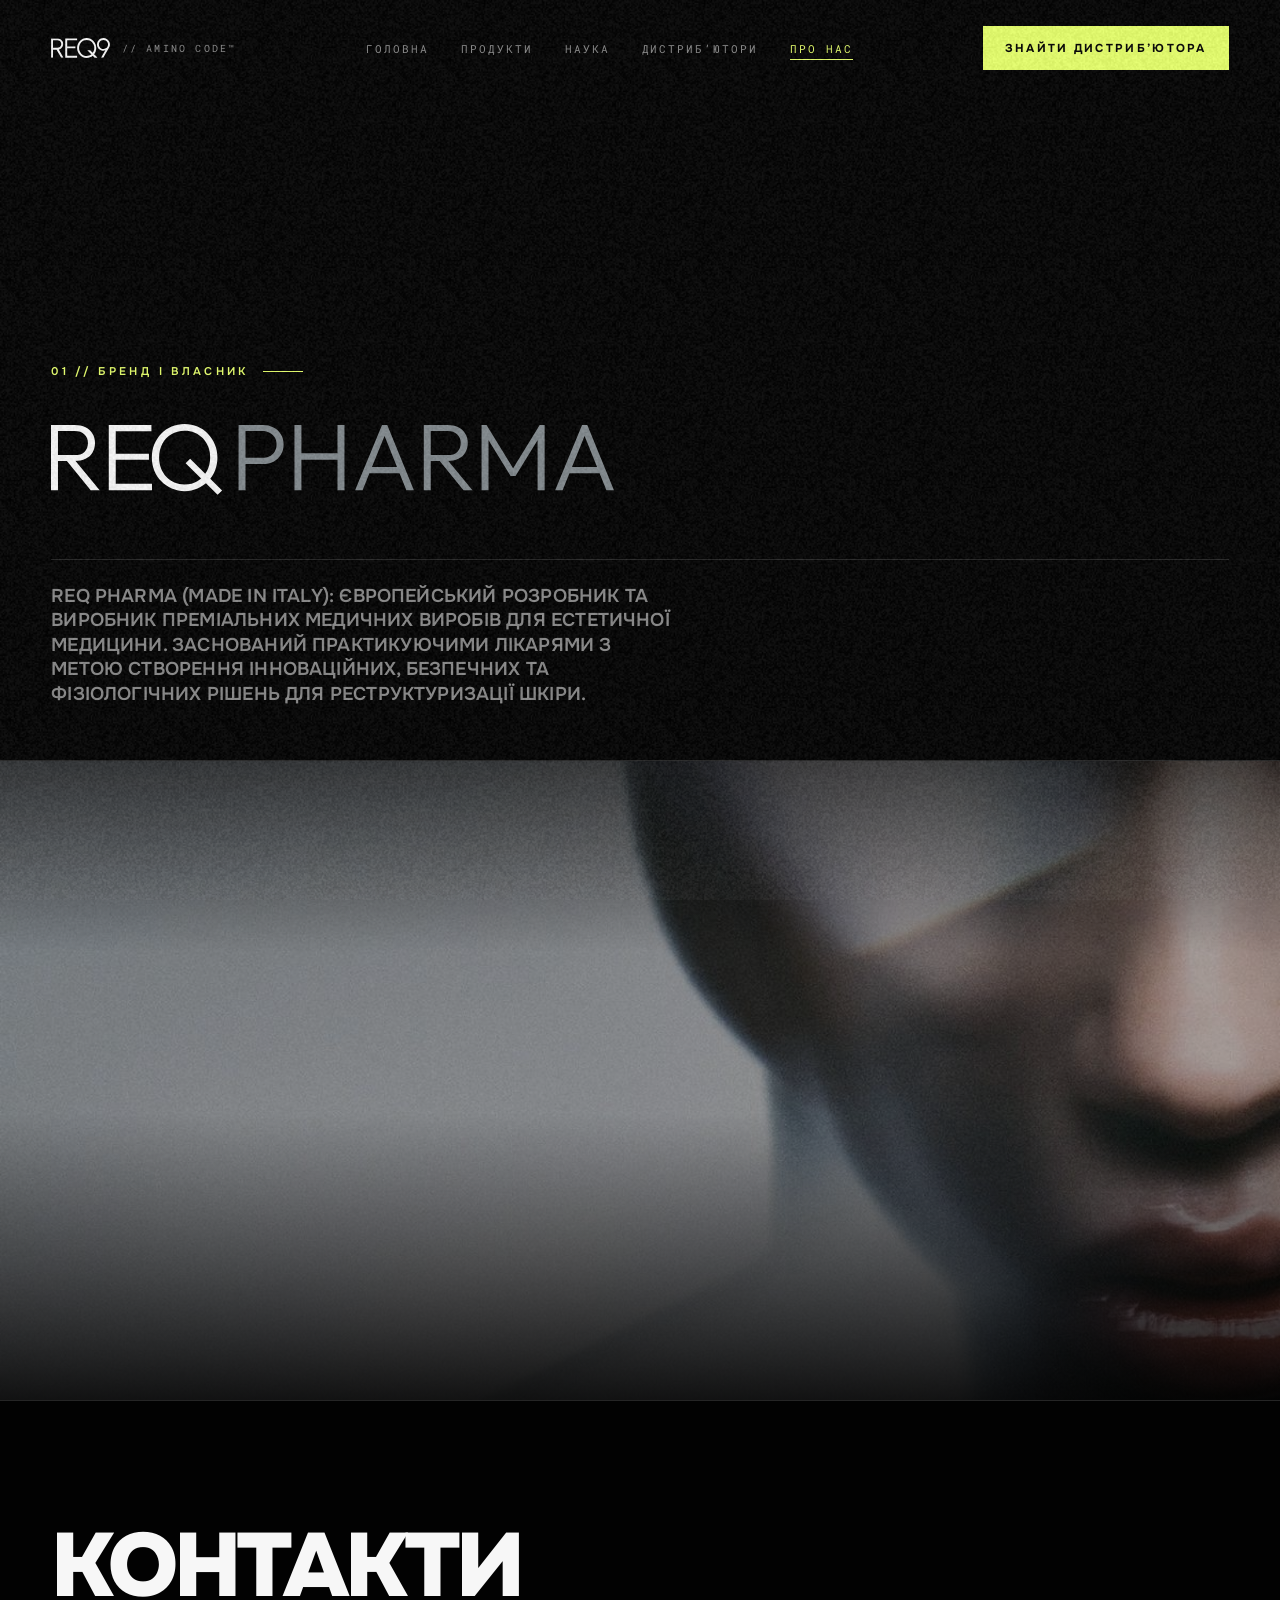
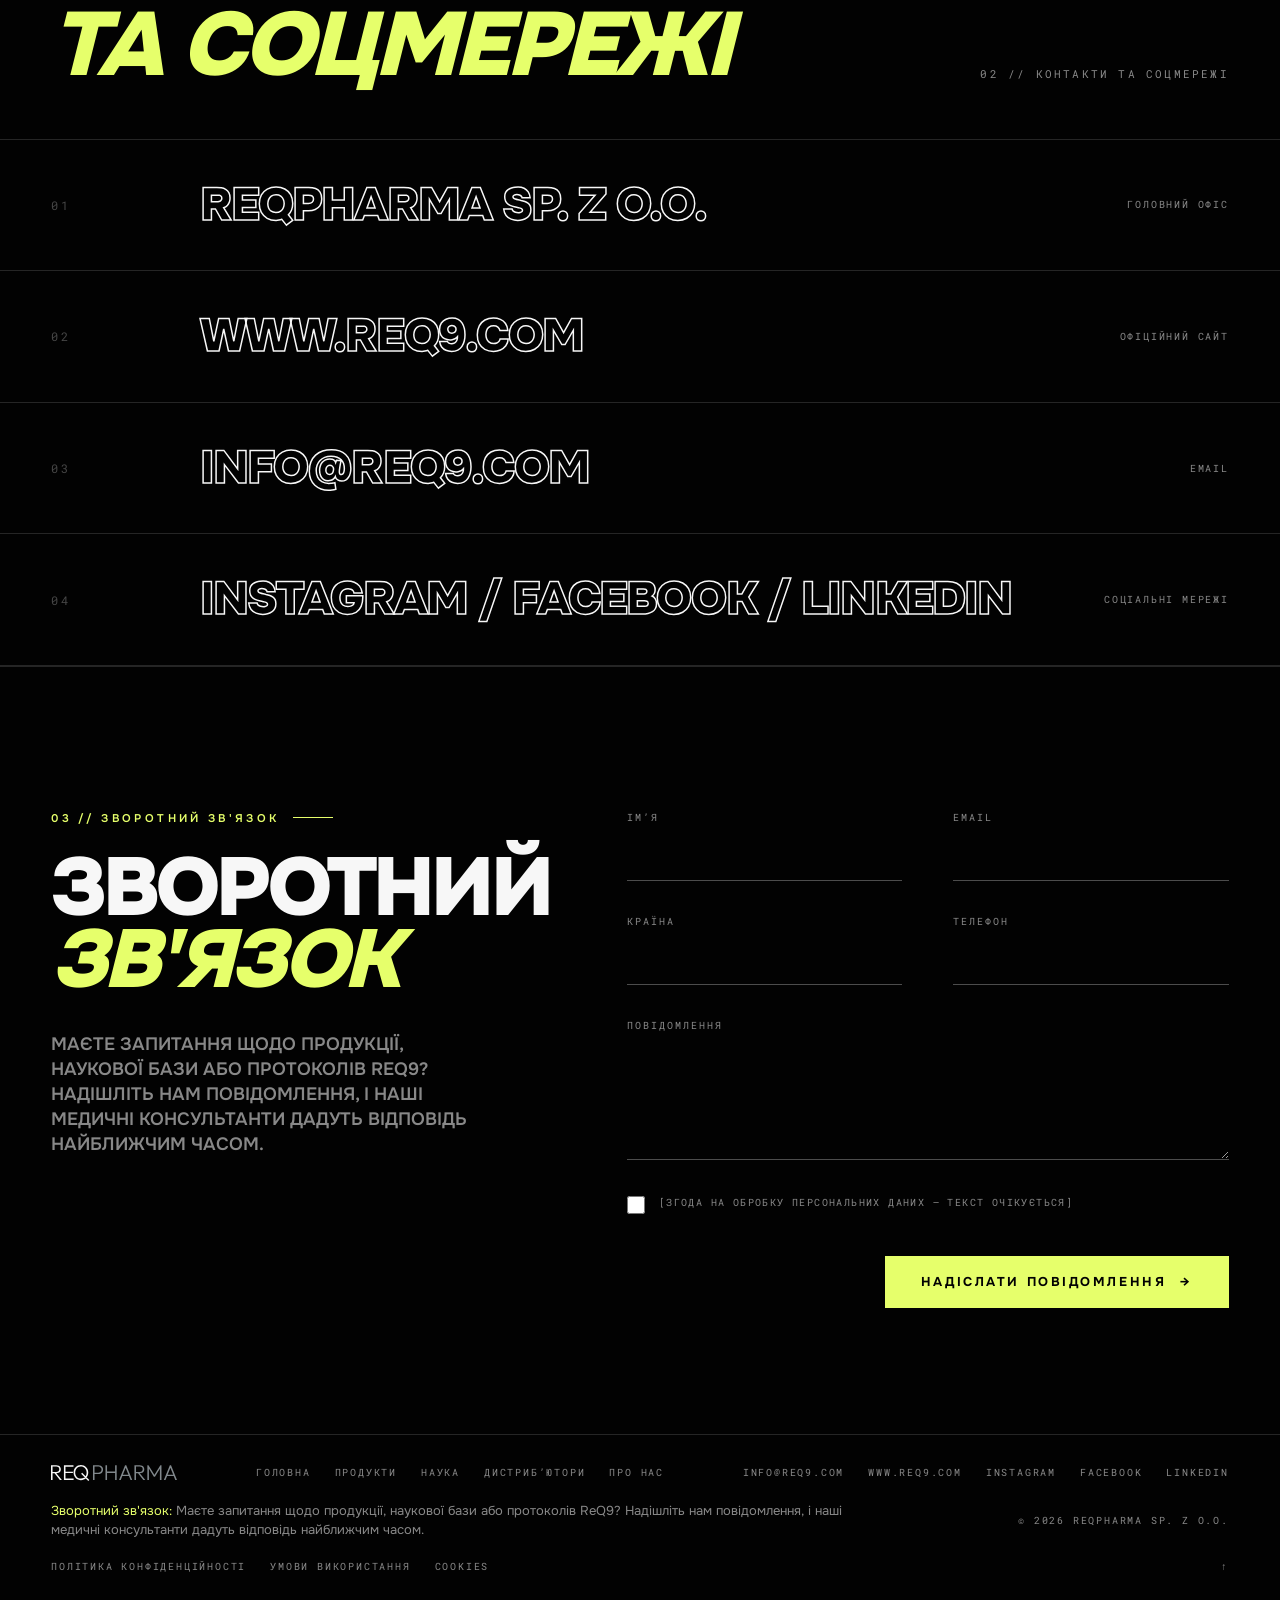
<file: about.html>
<!doctype html>
<html lang="uk">
<head>
<meta charset="utf-8">
<meta name="viewport" content="width=device-width,initial-scale=1">
<title>REQ PHARMA — про нас і контакти</title>
<meta name="description" content="REQ9 Amino Code — 9 амінокислот і дві фракції гіалуронової кислоти. Медичний виріб класу III, Made in Italy.">
<meta name="robots" content="noindex">
<link rel="icon" href="assets/logo-req9.svg">
<link rel="stylesheet" href="https://fonts.googleapis.com/css2?family=Onest:wght@400;500;600;700;800;900&amp;family=Roboto+Mono:wght@400;500&amp;display=swap">
<style>body{margin:0;background:#020202}.pg .tx{padding:14vh 4vw;border-top:1px solid var(--hair);display:grid;grid-template-columns:1fr 1.4fr;gap:6vw}.pg .tx .eyebrow{position:sticky;top:120px;align-self:start}.pg .tx .body{min-width:0}.pg .tx h2{font-weight:900;text-transform:uppercase;font-size:clamp(30px,3.6vw,58px);line-height:.95;letter-spacing:-.035em;margin:0 0 5vh}.pg .tx h3{font-weight:800;text-transform:uppercase;font-size:clamp(19px,1.7vw,26px);line-height:1.12;letter-spacing:-.01em;margin:7vh 0 2.4vh;color:var(--acid)}.pg .tx p,.pg .line-intro p{font-size:clamp(16px,1.25vw,19px);line-height:1.6;color:#CFD1D5;margin:0 0 1.1em;max-width:760px;font-weight:400;text-transform:none;letter-spacing:0}.pg .tx p b{color:#F7F7F7;font-weight:700}.pg .tx ul{list-style:none;margin:0 0 4vh;padding:0;border-top:1px solid var(--hair)}.pg .tx li{padding:18px 0;border-bottom:1px solid var(--hair);font-size:clamp(16px,1.25vw,19px);line-height:1.5;color:#CFD1D5}.pg .cite{font-family:var(--mono);font-size:12px;line-height:1.75;color:var(--dim);border-left:2px solid var(--acid);padding:4px 0 4px 16px;margin:2vh 0 4vh;max-width:760px;letter-spacing:.02em}.pg .cite a{color:var(--acid);text-decoration:underline}.pg .syn{display:grid;grid-template-columns:1fr 1fr;gap:20px;margin:3vh 0 4vh}.pg .syn>div{border:1px solid var(--hair);padding:26px}.pg .syn b{display:block;font-weight:900;text-transform:uppercase;font-size:clamp(17px,1.5vw,22px);letter-spacing:-.01em;color:var(--acid);margin-bottom:12px}.pg .syn p{margin:0}.pg .ph-box{border:1px dashed rgba(247,247,247,.3);padding:26px 28px;font-family:var(--mono);font-size:12px;letter-spacing:.06em;color:var(--dim);line-height:1.8}.pg .lead2{font-family:var(--disp);font-weight:700;font-size:clamp(22px,2.6vw,40px);line-height:1.18;letter-spacing:-.01em;max-width:1100px;margin:0 auto 5vh;text-transform:none;color:#F7F7F7}.pg .line-intro{display:grid;grid-template-columns:1fr 1fr;gap:2vh 4vw;margin:0 0 6vh;padding:0 4vw}.pg .line-eb{padding:0 4vw}.pg .row:hover .row-desc{color:#020202}.pg .scrub.long{font-size:clamp(24px,2.7vw,42px);line-height:1.08}.pg .row-desc{display:block;font-family:var(--disp);font-size:clamp(14px,1.1vw,17px);font-weight:500;font-style:normal;text-transform:none;letter-spacing:0;color:var(--dim);margin-top:12px;max-width:720px;line-height:1.45;-webkit-text-stroke:0}.pg .row-title small{font-size:.42em;letter-spacing:0;font-weight:600;vertical-align:middle;color:var(--dim)}.pg .foot .fb{flex:1 1 100%;font-family:var(--disp);font-size:13px;letter-spacing:0;text-transform:none;color:var(--dim);line-height:1.5;max-width:820px;font-weight:400}.pg .foot .fb a{color:var(--acid)}.pg .nav-logo-big{display:block;height:auto}
@media (max-width:860px){.pg .tx{grid-template-columns:minmax(0,1fr);gap:4vh}.pg .tx .eyebrow{position:static}.pg .syn,.pg .line-intro{grid-template-columns:1fr}}
</style>
<link rel="stylesheet" href="assets/req9-lab.css">
<script src="assets/req9-lab.js"></script>
<script src="assets/dc-lite.js"></script>
</head>
<body>
<div id="dc-root">
<div class="pg" id="top" data-dcref="rootRef">
<div class="grain" aria-hidden="true"></div>
<div class="progress" aria-hidden="true"></div>
<header class="nav">
<a class="nav-brand" href="index.html" aria-label="REQ9"><img src="assets/logo-req9.svg" alt="REQ9" style="height: 20px; width: auto; display: block"><em>// Amino Code™</em></a>
<nav class="nav-links" aria-label="Меню">
<a href="index.html">Головна</a>
<a href="index.html#line">Продукти</a>
<a href="science.html">Наука</a>
<a href="distributors.html">Дистриб’ютори</a>
<a class="cur" href="about.html">Про нас</a>
</nav>
<a class="btn btn-s nav-cta" href="distributors.html" data-magnet="1">Знайти дистриб’ютора</a>
</header>
<section class="lhero top" style="min-height: 760px">
<p class="eyebrow">01 // Бренд і власник</p>
<h1 style="font-weight: 900; text-transform: uppercase; font-size: clamp(52px, 9vw, 150px); line-height: .9; letter-spacing: -.045em; margin-top: 3vh" aria-label="REQ PHARMA">
<span class="ln lh"><span><img src="assets/logo-reqpharma.svg" alt="REQ PHARMA" style="height: .62em; width: auto; display: inline-block"></span></span>
</h1>
<div class="hero-sub">
<p class="rv">REQ PHARMA (Made in Italy): Європейський розробник та виробник преміальних медичних виробів для естетичної медицини. Заснований практикуючими лікарями з метою створення інноваційних, безпечних та фізіологічних рішень для реструктуризації шкіри.</p>
</div>

</section>
<section class="band" aria-label="REQ PHARMA"><img src="assets/hero-photo.jpg" alt="" style="object-position: 70% 40%; filter: grayscale(.2) brightness(.7)"><div class="shade"></div></section>
<section class="index" id="contacts" style="border-top: 1px solid rgba(247,247,247,.14)">
<div class="index-head">
<h2 class="rv">Контакти<br><em>та соцмережі</em></h2>
<div class="count rv">02 // Контакти та соцмережі</div>
</div>
<div class="rows">
<a class="row" href="#contacts" style="--row-c: #F7F7F7"><div class="row-fill"></div><div class="row-inner"><span class="row-no">01</span><span class="row-title" style="font-size: clamp(24px, 3.6vw, 56px)">REQPHARMA sp. z o.o.</span><span class="row-meta"><span>Головний офіс</span></span></div><span class="row-arrow" aria-hidden="true">↗</span></a>
<a class="row" href="https://www.req9.com" target="_blank" rel="noopener" style="--row-c: #E6FF6B"><div class="row-fill"></div><div class="row-inner"><span class="row-no">02</span><span class="row-title" style="font-size: clamp(24px, 3.6vw, 56px)">www.req9.com</span><span class="row-meta"><span>Офіційний сайт</span></span></div><span class="row-arrow" aria-hidden="true">↗</span></a>
<a class="row" href="mailto:info@req9.com" style="--row-c: #E6FF6B"><div class="row-fill"></div><div class="row-inner"><span class="row-no">03</span><span class="row-title" style="font-size: clamp(24px, 3.6vw, 56px)">info@req9.com</span><span class="row-meta"><span>Email</span></span></div><span class="row-arrow" aria-hidden="true">↗</span></a>
<a class="row" href="#contacts" style="--row-c: #F7F7F7"><div class="row-fill"></div><div class="row-inner"><span class="row-no">04</span><span class="row-title" style="font-size: clamp(24px, 3.6vw, 56px)">Instagram / Facebook / LinkedIn</span><span class="row-meta"><span>Соціальні мережі</span></span></div><span class="row-arrow" aria-hidden="true">↗</span></a>
</div>
</section>
<section class="fsec" id="write">
<div>
<p class="eyebrow">03 // Зворотний зв'язок</p>
<h2 class="rv">Зворотний<br><em>зв'язок</em></h2>
<p class="lead rv">Маєте запитання щодо продукції, наукової бази або протоколів ReQ9? Надішліть нам повідомлення, і наші медичні консультанти дадуть відповідь найближчим часом.</p>
</div>
<form class="fm rv" data-dcev-submit="submit">
<div data-dcif="sent" style="display:none"><div class="ok"><b>[Відправлено]</b><span class="count" style="text-align: left">[Текст повідомлення про успішну відправку — очікується]</span></div></div>
<div class="fld"><label for="c-name">Ім’я</label><input id="c-name" name="c-name" type="text" required="required"></div>
<div class="fld"><label for="c-em">Email</label><input id="c-em" name="c-em" type="email" required="required"></div>
<div class="fld"><label for="c-cn">Країна</label><input id="c-cn" name="c-cn" type="text" required="required"></div>
<div class="fld"><label for="c-ph">Телефон</label><input id="c-ph" name="c-ph" type="tel"></div>
<div class="fld w2"><label for="c-msg">Повідомлення</label><textarea id="c-msg" name="c-msg" required="required"></textarea></div>
<label class="consent"><input type="checkbox" required="required"><span>[Згода на обробку персональних даних — текст очікується]</span></label>
<div class="fm-foot"><span></span><button class="btn" type="submit" data-magnet="1"><span>Надіслати повідомлення</span><i>→</i></button></div>
</form>
</section>
<footer class="foot">
<img src="assets/logo-reqpharma.svg" alt="REQ PHARMA" style="height: 16px; width: auto; display: block">
<div class="socials"><a href="index.html">Головна</a> <a href="index.html#line">Продукти</a> <a href="science.html">Наука</a> <a href="distributors.html">Дистриб’ютори</a> <a href="about.html">Про нас</a></div>
<div class="socials"><a href="mailto:info@req9.com">info@req9.com</a><a href="https://www.req9.com">www.req9.com</a><a href="about.html#contacts">Instagram</a><a href="about.html#contacts">Facebook</a><a href="about.html#contacts">LinkedIn</a></div>
<p class="fb"><a href="about.html#write">Зворотний зв'язок:</a> Маєте запитання щодо продукції, наукової бази або протоколів ReQ9? Надішліть нам повідомлення, і наші медичні консультанти дадуть відповідь найближчим часом.</p>
<span>© 2026 REQPHARMA sp. z o.o.</span>
<div class="socials"><a href="#top">Політика конфіденційності</a><a href="#top">Умови використання</a><a href="#top">Cookies</a></div>
<a href="#top" aria-label="Нагору">↑</a>
</footer>

</div>
</div>
<script>

class Component extends DCLogic {
componentDidMount() { if (typeof window !== 'undefined' && window.REQ9Lab && this._root) this._fx = window.REQ9Lab.mount(this._root); }
componentWillUnmount() { this._dead = true; if (this._fx) this._fx(); if (this._aeIo) this._aeIo.disconnect(); (this._t || []).forEach((id) => clearTimeout(id)); }

renderVals() {
if (!this._r) {
const en = {}; [].forEach((k) => { en[k] = () => this.setState({ hv: k }); });
this._r = { en, lv: () => this.setState({ hv: null }), rootRef: (el) => { this._root = el; }, submit: (e) => { e.preventDefault(); this.setState({ sent: true }); } };
}
const M = {};
const hv = this.state && this.state.hv; const m = M[hv] || ['', '', ''];
const on = {}; Object.keys(M).forEach((k) => { on[k] = k === hv ? 'on' : ''; });
return Object.assign({}, this._r, { on, hov: hv ? 'is-hovering' : '', ghost: m[0], specLabel: m[1], specChrome: m[2], specShow: hv ? 'show' : '', sent: !!(this.state && this.state.sent) });
}
}

window.dcMount(Component, document.getElementById('dc-root'));
</script>
</body>
</html>
</file>
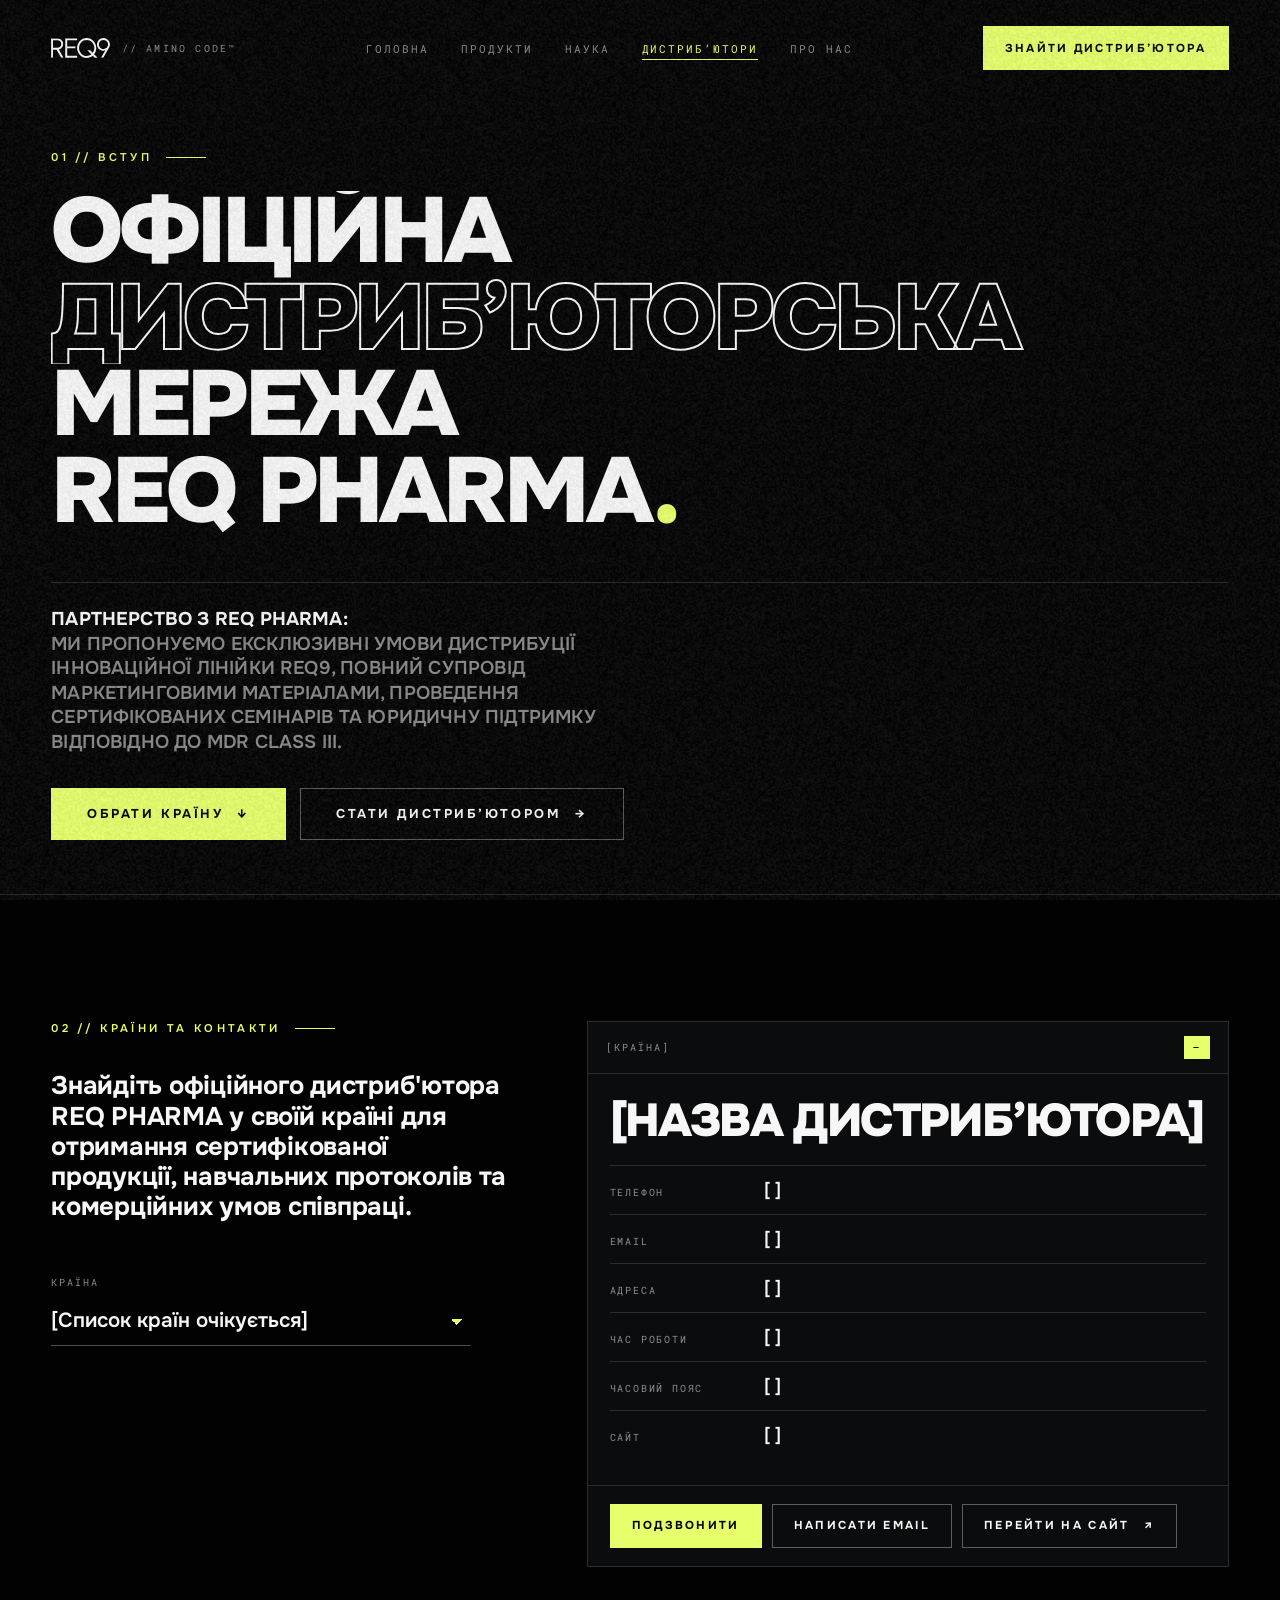
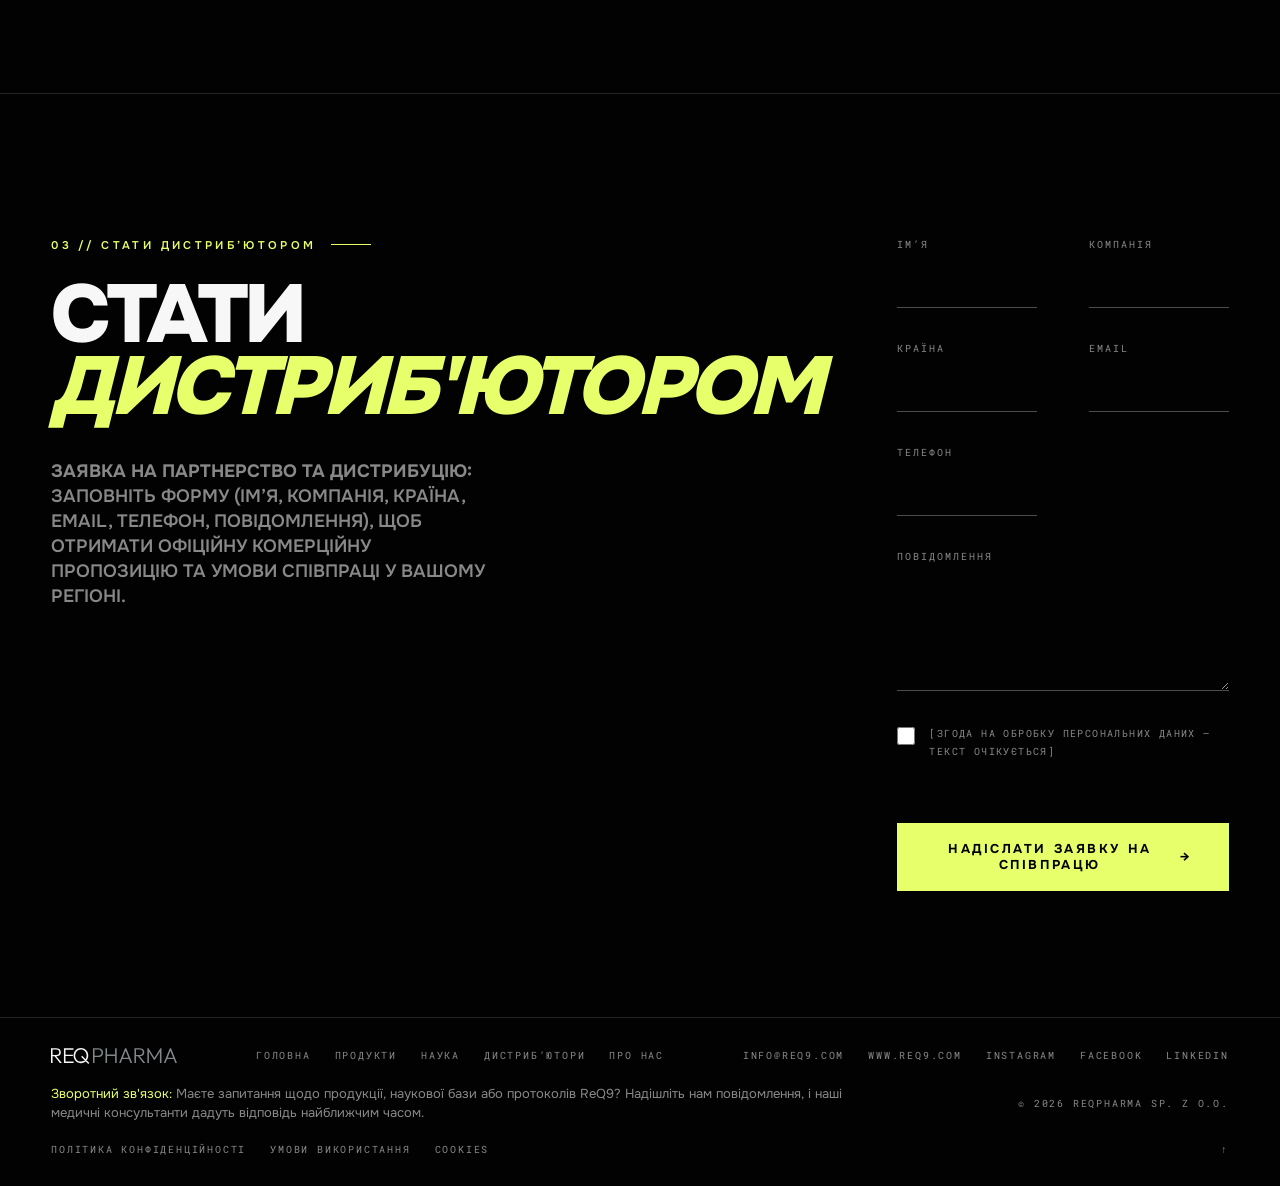
<file: distributors.html>
<!doctype html>
<html lang="uk">
<head>
<meta charset="utf-8">
<meta name="viewport" content="width=device-width,initial-scale=1">
<title>REQ9 — дистриб’ютори</title>
<meta name="description" content="REQ9 Amino Code — 9 амінокислот і дві фракції гіалуронової кислоти. Медичний виріб класу III, Made in Italy.">
<meta name="robots" content="noindex">
<link rel="icon" href="assets/logo-req9.svg">
<link rel="stylesheet" href="https://fonts.googleapis.com/css2?family=Onest:wght@400;500;600;700;800;900&amp;family=Roboto+Mono:wght@400;500&amp;display=swap">
<style>body{margin:0;background:#020202}.pg .tx{padding:14vh 4vw;border-top:1px solid var(--hair);display:grid;grid-template-columns:1fr 1.4fr;gap:6vw}.pg .tx .eyebrow{position:sticky;top:120px;align-self:start}.pg .tx .body{min-width:0}.pg .tx h2{font-weight:900;text-transform:uppercase;font-size:clamp(30px,3.6vw,58px);line-height:.95;letter-spacing:-.035em;margin:0 0 5vh}.pg .tx h3{font-weight:800;text-transform:uppercase;font-size:clamp(19px,1.7vw,26px);line-height:1.12;letter-spacing:-.01em;margin:7vh 0 2.4vh;color:var(--acid)}.pg .tx p,.pg .line-intro p{font-size:clamp(16px,1.25vw,19px);line-height:1.6;color:#CFD1D5;margin:0 0 1.1em;max-width:760px;font-weight:400;text-transform:none;letter-spacing:0}.pg .tx p b{color:#F7F7F7;font-weight:700}.pg .tx ul{list-style:none;margin:0 0 4vh;padding:0;border-top:1px solid var(--hair)}.pg .tx li{padding:18px 0;border-bottom:1px solid var(--hair);font-size:clamp(16px,1.25vw,19px);line-height:1.5;color:#CFD1D5}.pg .cite{font-family:var(--mono);font-size:12px;line-height:1.75;color:var(--dim);border-left:2px solid var(--acid);padding:4px 0 4px 16px;margin:2vh 0 4vh;max-width:760px;letter-spacing:.02em}.pg .cite a{color:var(--acid);text-decoration:underline}.pg .syn{display:grid;grid-template-columns:1fr 1fr;gap:20px;margin:3vh 0 4vh}.pg .syn>div{border:1px solid var(--hair);padding:26px}.pg .syn b{display:block;font-weight:900;text-transform:uppercase;font-size:clamp(17px,1.5vw,22px);letter-spacing:-.01em;color:var(--acid);margin-bottom:12px}.pg .syn p{margin:0}.pg .ph-box{border:1px dashed rgba(247,247,247,.3);padding:26px 28px;font-family:var(--mono);font-size:12px;letter-spacing:.06em;color:var(--dim);line-height:1.8}.pg .lead2{font-family:var(--disp);font-weight:700;font-size:clamp(22px,2.6vw,40px);line-height:1.18;letter-spacing:-.01em;max-width:1100px;margin:0 auto 5vh;text-transform:none;color:#F7F7F7}.pg .line-intro{display:grid;grid-template-columns:1fr 1fr;gap:2vh 4vw;margin:0 0 6vh;padding:0 4vw}.pg .line-eb{padding:0 4vw}.pg .row:hover .row-desc{color:#020202}.pg .scrub.long{font-size:clamp(24px,2.7vw,42px);line-height:1.08}.pg .row-desc{display:block;font-family:var(--disp);font-size:clamp(14px,1.1vw,17px);font-weight:500;font-style:normal;text-transform:none;letter-spacing:0;color:var(--dim);margin-top:12px;max-width:720px;line-height:1.45;-webkit-text-stroke:0}.pg .row-title small{font-size:.42em;letter-spacing:0;font-weight:600;vertical-align:middle;color:var(--dim)}.pg .foot .fb{flex:1 1 100%;font-family:var(--disp);font-size:13px;letter-spacing:0;text-transform:none;color:var(--dim);line-height:1.5;max-width:820px;font-weight:400}.pg .foot .fb a{color:var(--acid)}.pg .nav-logo-big{display:block;height:auto}
@media (max-width:860px){.pg .tx{grid-template-columns:minmax(0,1fr);gap:4vh}.pg .tx .eyebrow{position:static}.pg .syn,.pg .line-intro{grid-template-columns:1fr}}
</style>
<link rel="stylesheet" href="assets/req9-lab.css">
<script src="assets/req9-lab.js"></script>
<script src="assets/dc-lite.js"></script>
</head>
<body>
<div id="dc-root">
<div class="pg" id="top" data-dcref="rootRef">
<div class="grain" aria-hidden="true"></div>
<div class="progress" aria-hidden="true"></div>
<header class="nav">
<a class="nav-brand" href="index.html" aria-label="REQ9"><img src="assets/logo-req9.svg" alt="REQ9" style="height: 20px; width: auto; display: block"><em>// Amino Code™</em></a>
<nav class="nav-links" aria-label="Меню">
<a href="index.html">Головна</a>
<a href="index.html#line">Продукти</a>
<a href="science.html">Наука</a>
<a class="cur" href="distributors.html">Дистриб’ютори</a>
<a href="about.html">Про нас</a>
</nav>
<a class="btn btn-s nav-cta" href="distributors.html" data-magnet="1">Знайти дистриб’ютора</a>
</header>
<section class="lhero top" style="min-height: 760px">
<p class="eyebrow">01 // Вступ</p>
<h1 style="font-weight: 900; text-transform: uppercase; font-size: clamp(40px, 7.2vw, 116px); line-height: .9; letter-spacing: -.045em; margin-top: 3vh" aria-label="Офіційна дистриб’юторська мережа REQ PHARMA.">
<span class="ln lh"><span>Офіційна</span></span>
<span class="ln lh"><span><span class="hollow">дистриб’юторська</span></span></span>
<span class="ln lh"><span>мережа</span></span>
<span class="ln lh"><span>REQ PHARMA<span class="acid">.</span></span></span>
</h1>
<div class="hero-sub">
<p class="rv"><b>Партнерство з REQ PHARMA:</b><br>Ми пропонуємо ексклюзивні умови дистрибуції інноваційної лінійки REQ9, повний супровід маркетинговими матеріалами, проведення сертифікованих семінарів та юридичну підтримку відповідно до MDR Class III.</p>
</div>
<div class="btns rv">
<a class="btn" href="#find" data-magnet="1"><span>Обрати країну</span><i>↓</i></a>
<a class="btn btn-o" href="#join"><span>Стати дистриб’ютором</span><i>→</i></a>
</div>
</section>
<section class="dist" id="find">
<div>
<p class="eyebrow">02 // Країни та контакти</p>
<p class="lead2 rv" style="margin: 4vh 0 0; font-size: clamp(20px, 2vw, 30px)">Знайдіть офіційного дистриб'ютора REQ PHARMA у своїй країні для отримання сертифікованої продукції, навчальних протоколів та комерційних умов співпраці.</p>
<div class="fld rv" style="margin-top: 6vh; max-width: 420px">
<label for="country">Країна</label>
<select id="country"><option value="">[Список країн очікується]</option></select>
</div>
</div>
<div class="dcard rv">
<div class="dcard-h"><span>[Країна]</span><b>—</b></div>
<div class="dcard-b">
<h3>[Назва дистриб’ютора]</h3>
<div class="kv2"><span>Телефон</span><span>[ ]</span></div>
<div class="kv2"><span>Email</span><span>[ ]</span></div>
<div class="kv2"><span>Адреса</span><span>[ ]</span></div>
<div class="kv2"><span>Час роботи</span><span>[ ]</span></div>
<div class="kv2"><span>Часовий пояс</span><span>[ ]</span></div>
<div class="kv2"><span>Сайт</span><span>[ ]</span></div>
</div>
<div class="acts">
<a class="btn btn-s" href="#find"><span>Подзвонити</span></a>
<a class="btn btn-s btn-o" href="#find"><span>Написати email</span></a>
<a class="btn btn-s btn-o" href="#find"><span>Перейти на сайт</span><i>↗</i></a>
</div>
</div>
</section>
<section class="fsec" id="join">
<div>
<p class="eyebrow">03 // Стати дистриб’ютором</p>
<h2 class="rv">Стати<br><em>дистриб'ютором</em></h2>
<p class="lead rv"><b>Заявка на партнерство та дистрибуцію:</b><br>Заповніть форму (ім’я, компанія, країна, email, телефон, повідомлення), щоб отримати офіційну комерційну пропозицію та умови співпраці у вашому регіоні.</p>
</div>
<form class="fm rv" data-dcev-submit="submit">
<div data-dcif="sent" style="display:none"><div class="ok"><b>[Відправлено]</b><span class="count" style="text-align: left">[Текст повідомлення про успішну відправку — очікується]</span></div></div>
<div class="fld"><label for="f-name">Ім’я</label><input id="f-name" name="f-name" type="text" required="required"></div>
<div class="fld"><label for="f-co">Компанія</label><input id="f-co" name="f-co" type="text" required="required"></div>
<div class="fld"><label for="f-cn">Країна</label><input id="f-cn" name="f-cn" type="text" required="required"></div>
<div class="fld"><label for="f-em">Email</label><input id="f-em" name="f-em" type="email" required="required"></div>
<div class="fld"><label for="f-ph">Телефон</label><input id="f-ph" name="f-ph" type="tel"></div>
<div class="fld w2"><label for="f-msg">Повідомлення</label><textarea id="f-msg" name="f-msg"></textarea></div>
<label class="consent"><input type="checkbox" required="required"><span>[Згода на обробку персональних даних — текст очікується]</span></label>
<div class="fm-foot"><span></span><button class="btn" type="submit" data-magnet="1"><span>Надіслати заявку на співпрацю</span><i>→</i></button></div>
</form>
</section>
<footer class="foot">
<img src="assets/logo-reqpharma.svg" alt="REQ PHARMA" style="height: 16px; width: auto; display: block">
<div class="socials"><a href="index.html">Головна</a> <a href="index.html#line">Продукти</a> <a href="science.html">Наука</a> <a href="distributors.html">Дистриб’ютори</a> <a href="about.html">Про нас</a></div>
<div class="socials"><a href="mailto:info@req9.com">info@req9.com</a><a href="https://www.req9.com">www.req9.com</a><a href="about.html#contacts">Instagram</a><a href="about.html#contacts">Facebook</a><a href="about.html#contacts">LinkedIn</a></div>
<p class="fb"><a href="about.html#write">Зворотний зв'язок:</a> Маєте запитання щодо продукції, наукової бази або протоколів ReQ9? Надішліть нам повідомлення, і наші медичні консультанти дадуть відповідь найближчим часом.</p>
<span>© 2026 REQPHARMA sp. z o.o.</span>
<div class="socials"><a href="#top">Політика конфіденційності</a><a href="#top">Умови використання</a><a href="#top">Cookies</a></div>
<a href="#top" aria-label="Нагору">↑</a>
</footer>

</div>
</div>
<script>

class Component extends DCLogic {
componentDidMount() { if (typeof window !== 'undefined' && window.REQ9Lab && this._root) this._fx = window.REQ9Lab.mount(this._root); }
componentWillUnmount() { this._dead = true; if (this._fx) this._fx(); if (this._aeIo) this._aeIo.disconnect(); (this._t || []).forEach((id) => clearTimeout(id)); }

renderVals() {
if (!this._r) {
const en = {}; [].forEach((k) => { en[k] = () => this.setState({ hv: k }); });
this._r = { en, lv: () => this.setState({ hv: null }), rootRef: (el) => { this._root = el; }, submit: (e) => { e.preventDefault(); this.setState({ sent: true }); } };
}
const M = {};
const hv = this.state && this.state.hv; const m = M[hv] || ['', '', ''];
const on = {}; Object.keys(M).forEach((k) => { on[k] = k === hv ? 'on' : ''; });
return Object.assign({}, this._r, { on, hov: hv ? 'is-hovering' : '', ghost: m[0], specLabel: m[1], specChrome: m[2], specShow: hv ? 'show' : '', sent: !!(this.state && this.state.sent) });
}
}

window.dcMount(Component, document.getElementById('dc-root'));
</script>
</body>
</html>
</file>
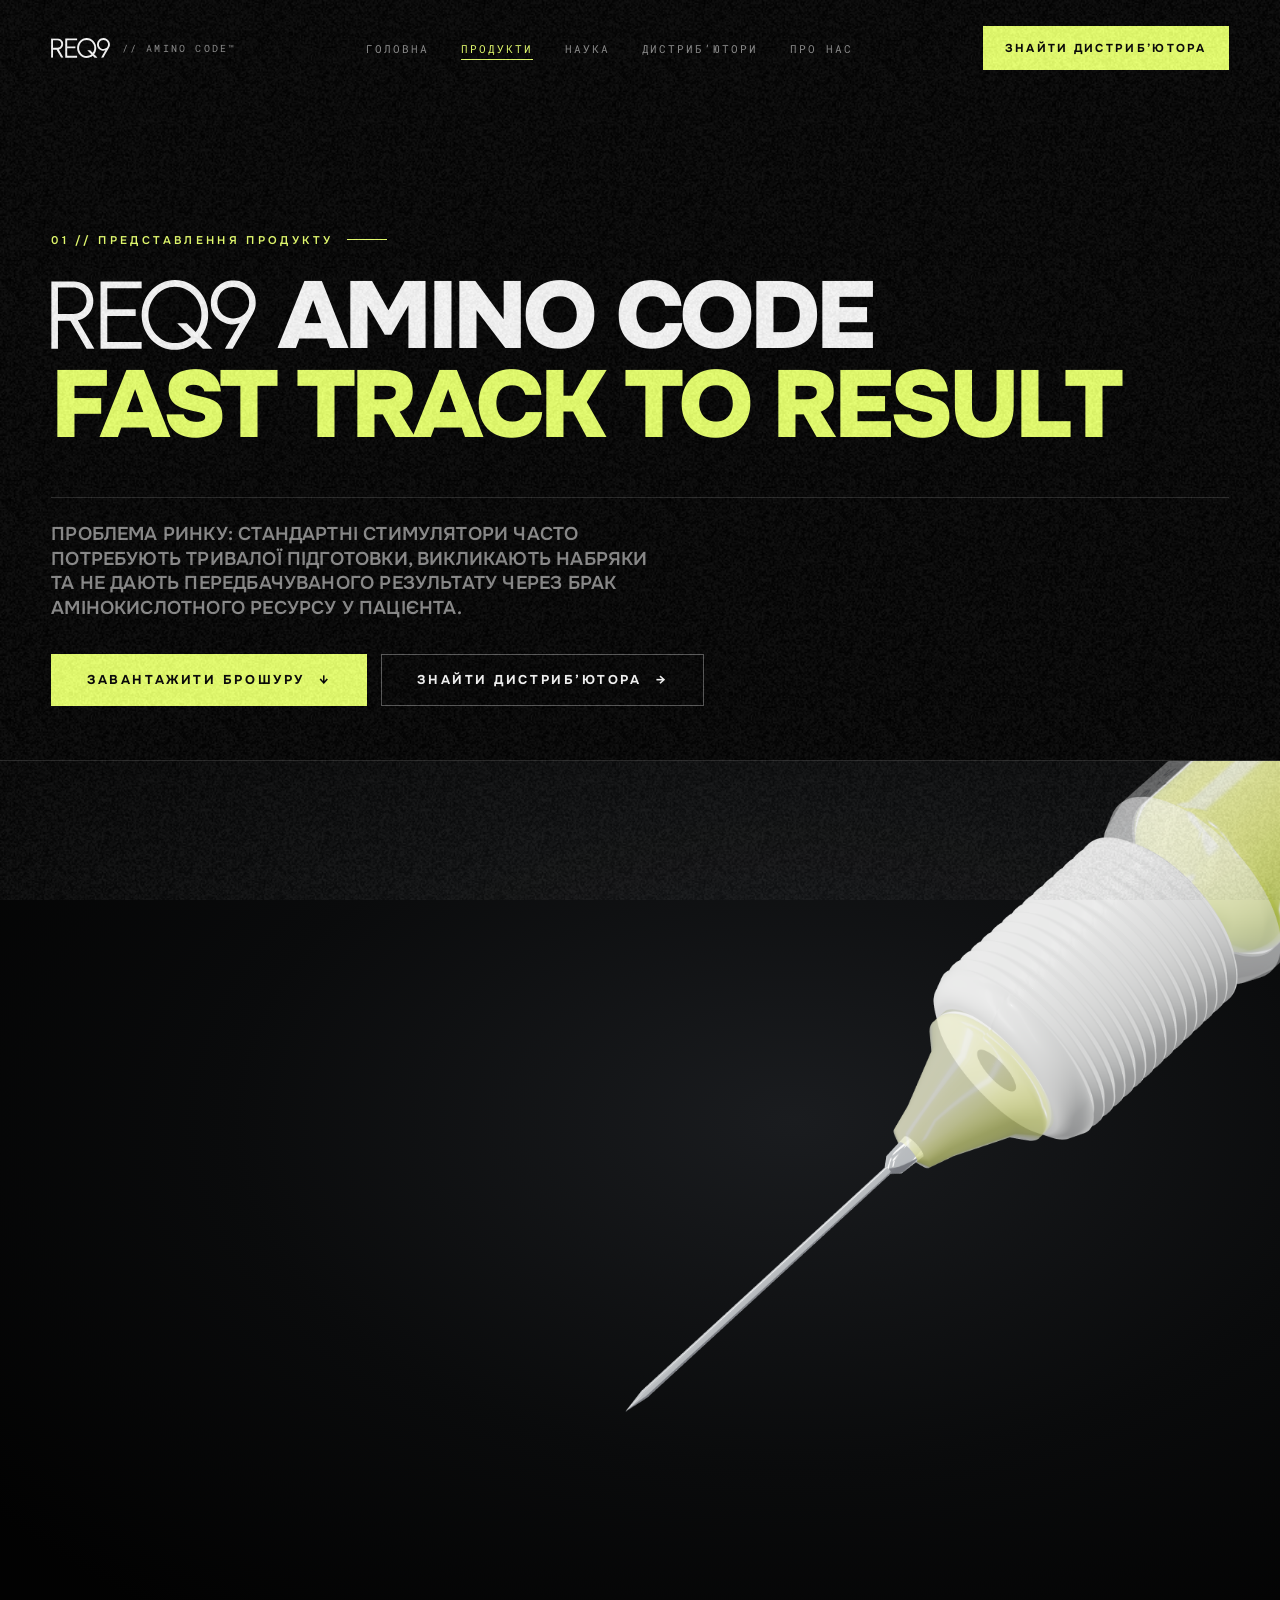
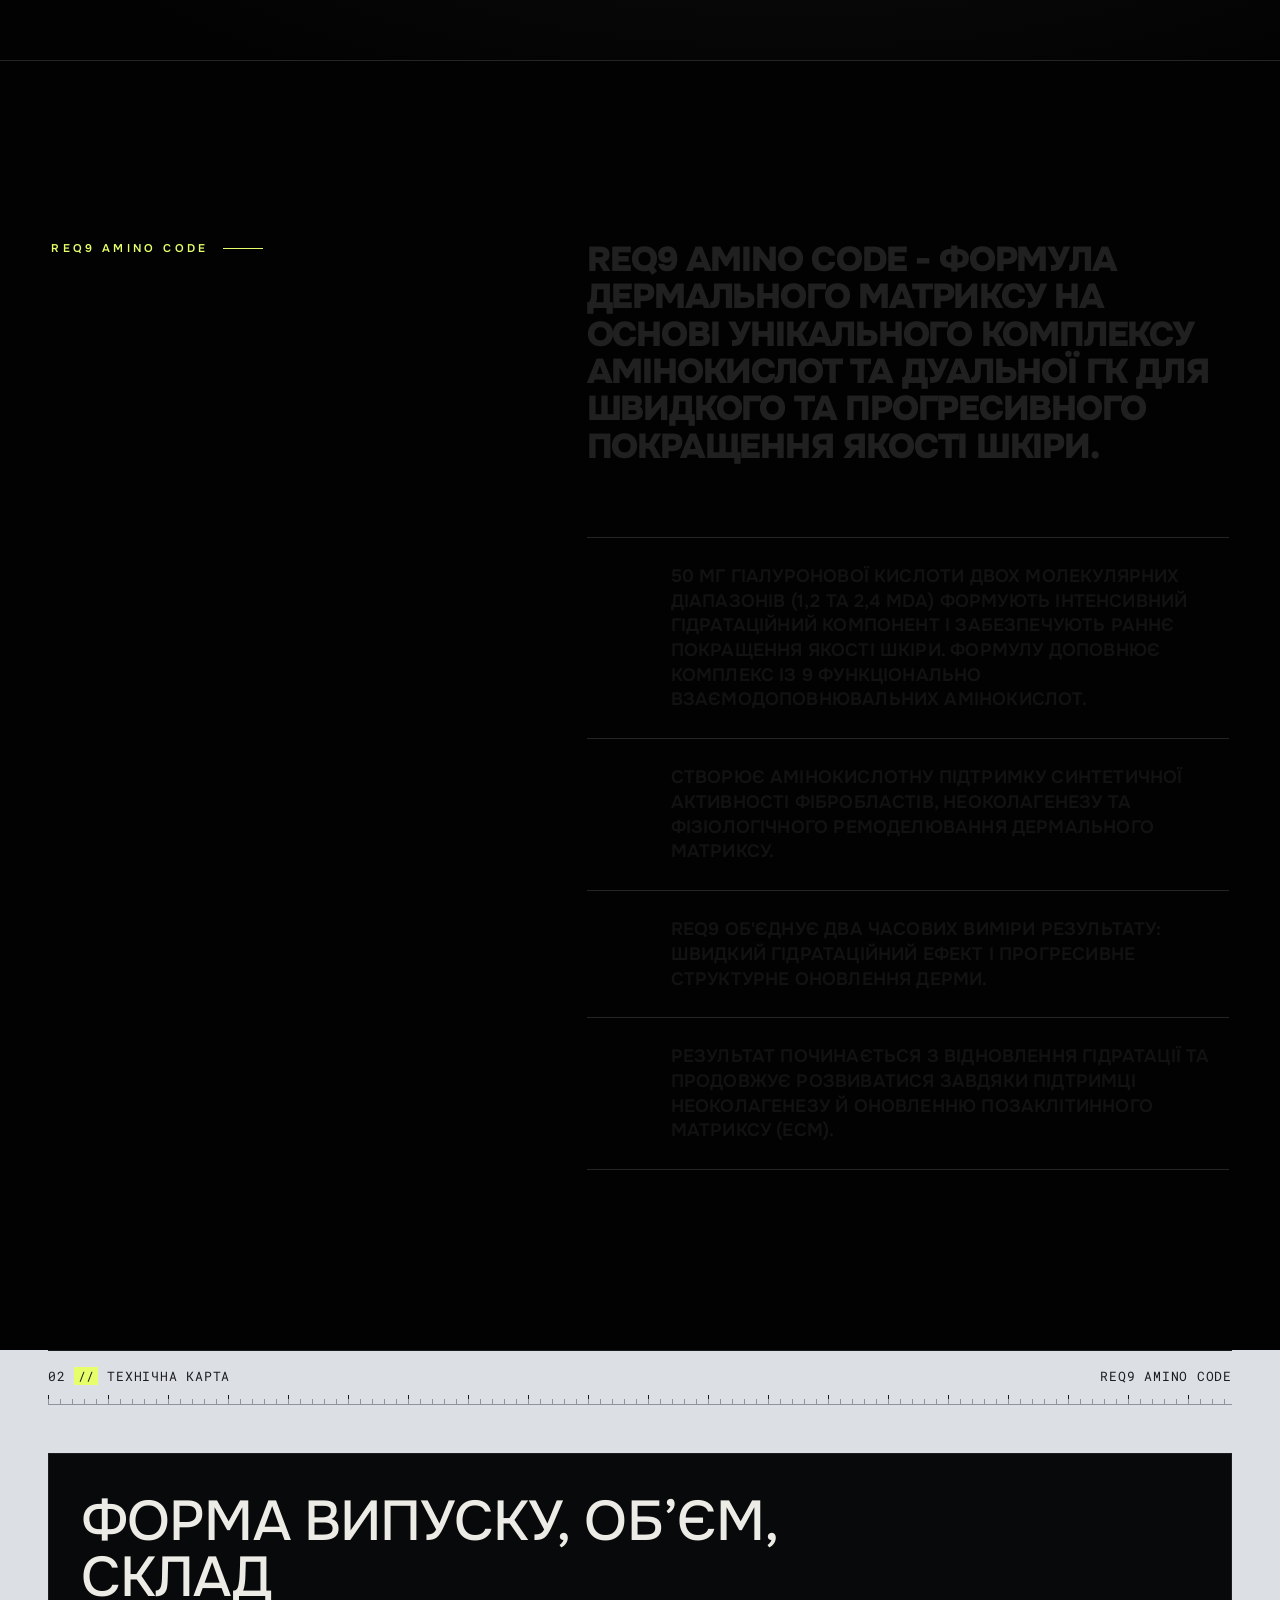
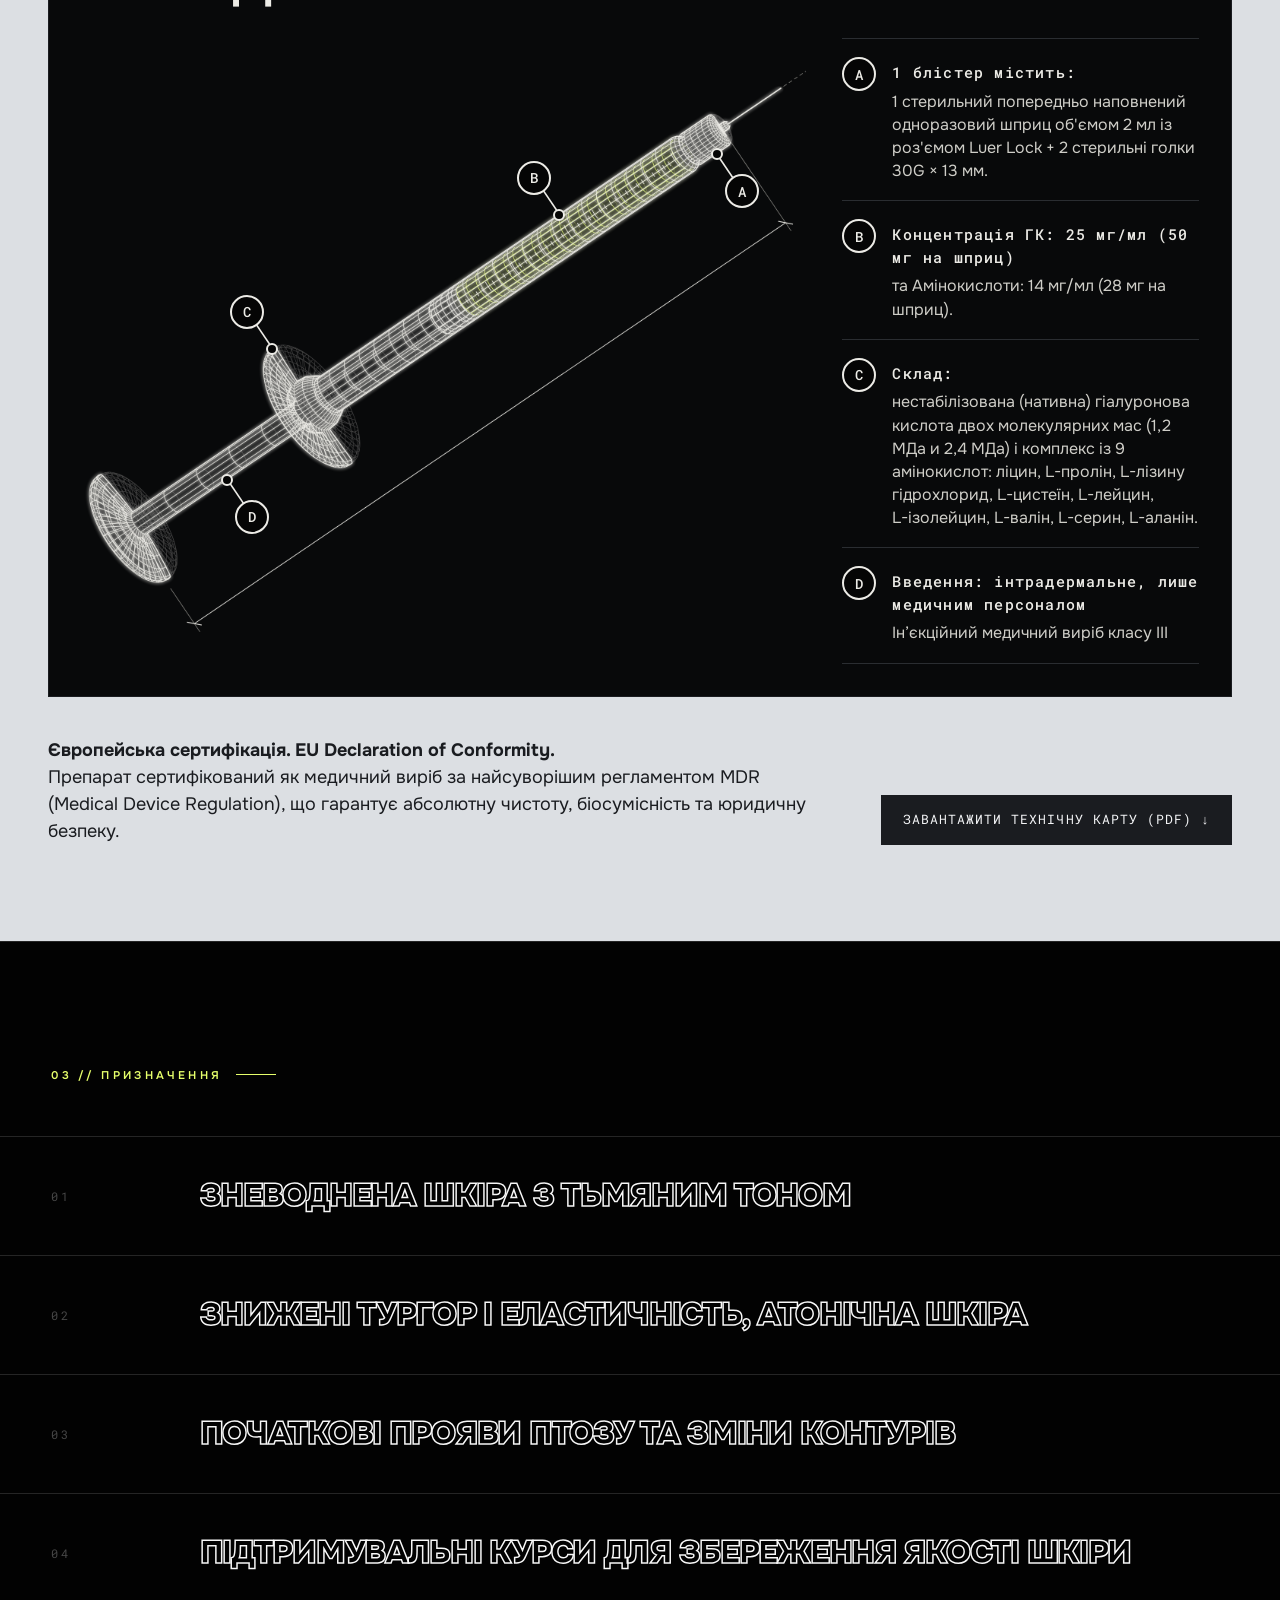
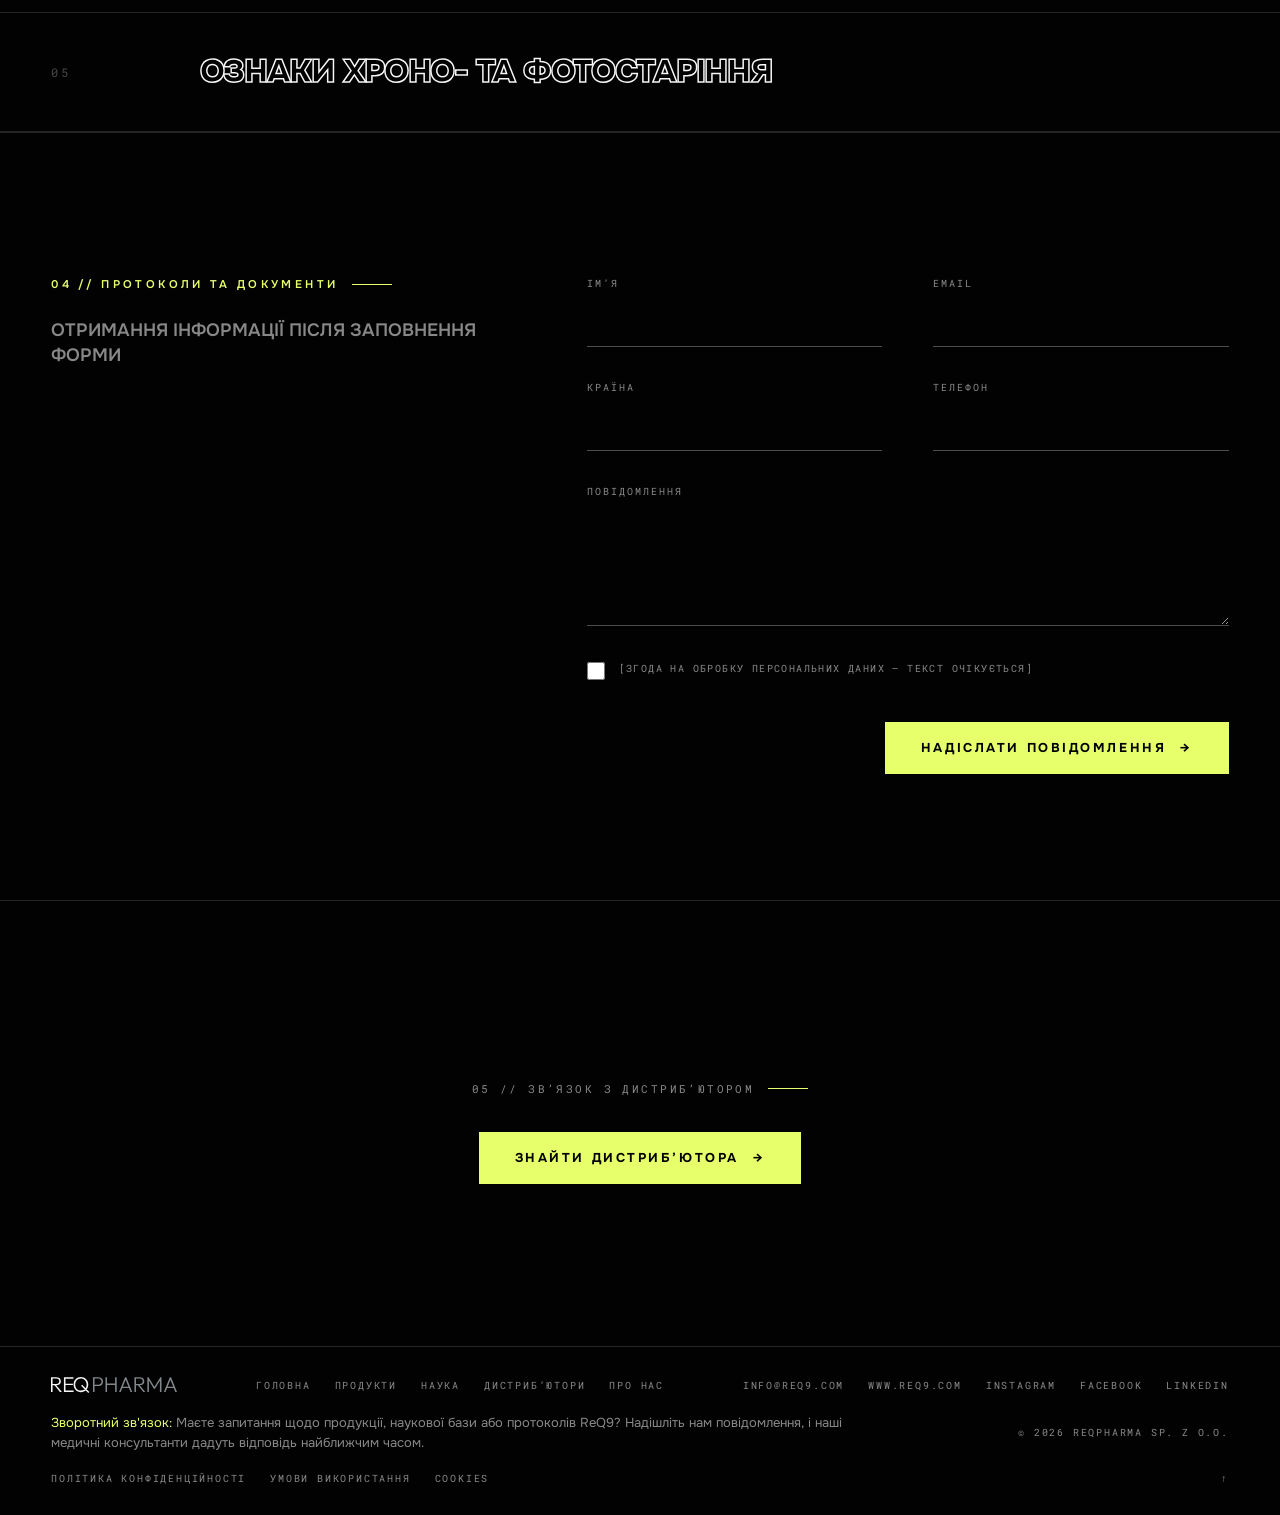
<file: product.html>
<!doctype html>
<html lang="uk">
<head>
<meta charset="utf-8">
<meta name="viewport" content="width=device-width,initial-scale=1">
<title>REQ9 AMINO CODE — продукт</title>
<meta name="description" content="REQ9 Amino Code — 9 амінокислот і дві фракції гіалуронової кислоти. Медичний виріб класу III, Made in Italy.">
<meta name="robots" content="noindex">
<link rel="icon" href="assets/logo-req9.svg">
<link rel="stylesheet" href="https://fonts.googleapis.com/css2?family=Onest:wght@400;500;600;700;800;900&amp;family=Roboto+Mono:wght@400;500&amp;display=swap">
<style>body{margin:0;background:#020202}.pg .tx{padding:14vh 4vw;border-top:1px solid var(--hair);display:grid;grid-template-columns:1fr 1.4fr;gap:6vw}.pg .tx .eyebrow{position:sticky;top:120px;align-self:start}.pg .tx .body{min-width:0}.pg .tx h2{font-weight:900;text-transform:uppercase;font-size:clamp(30px,3.6vw,58px);line-height:.95;letter-spacing:-.035em;margin:0 0 5vh}.pg .tx h3{font-weight:800;text-transform:uppercase;font-size:clamp(19px,1.7vw,26px);line-height:1.12;letter-spacing:-.01em;margin:7vh 0 2.4vh;color:var(--acid)}.pg .tx p,.pg .line-intro p{font-size:clamp(16px,1.25vw,19px);line-height:1.6;color:#CFD1D5;margin:0 0 1.1em;max-width:760px;font-weight:400;text-transform:none;letter-spacing:0}.pg .tx p b{color:#F7F7F7;font-weight:700}.pg .tx ul{list-style:none;margin:0 0 4vh;padding:0;border-top:1px solid var(--hair)}.pg .tx li{padding:18px 0;border-bottom:1px solid var(--hair);font-size:clamp(16px,1.25vw,19px);line-height:1.5;color:#CFD1D5}.pg .cite{font-family:var(--mono);font-size:12px;line-height:1.75;color:var(--dim);border-left:2px solid var(--acid);padding:4px 0 4px 16px;margin:2vh 0 4vh;max-width:760px;letter-spacing:.02em}.pg .cite a{color:var(--acid);text-decoration:underline}.pg .syn{display:grid;grid-template-columns:1fr 1fr;gap:20px;margin:3vh 0 4vh}.pg .syn>div{border:1px solid var(--hair);padding:26px}.pg .syn b{display:block;font-weight:900;text-transform:uppercase;font-size:clamp(17px,1.5vw,22px);letter-spacing:-.01em;color:var(--acid);margin-bottom:12px}.pg .syn p{margin:0}.pg .ph-box{border:1px dashed rgba(247,247,247,.3);padding:26px 28px;font-family:var(--mono);font-size:12px;letter-spacing:.06em;color:var(--dim);line-height:1.8}.pg .lead2{font-family:var(--disp);font-weight:700;font-size:clamp(22px,2.6vw,40px);line-height:1.18;letter-spacing:-.01em;max-width:1100px;margin:0 auto 5vh;text-transform:none;color:#F7F7F7}.pg .line-intro{display:grid;grid-template-columns:1fr 1fr;gap:2vh 4vw;margin:0 0 6vh;padding:0 4vw}.pg .line-eb{padding:0 4vw}.pg .row:hover .row-desc{color:#020202}.pg .scrub.long{font-size:clamp(24px,2.7vw,42px);line-height:1.08}.pg .row-desc{display:block;font-family:var(--disp);font-size:clamp(14px,1.1vw,17px);font-weight:500;font-style:normal;text-transform:none;letter-spacing:0;color:var(--dim);margin-top:12px;max-width:720px;line-height:1.45;-webkit-text-stroke:0}.pg .row-title small{font-size:.42em;letter-spacing:0;font-weight:600;vertical-align:middle;color:var(--dim)}.pg .foot .fb{flex:1 1 100%;font-family:var(--disp);font-size:13px;letter-spacing:0;text-transform:none;color:var(--dim);line-height:1.5;max-width:820px;font-weight:400}.pg .foot .fb a{color:var(--acid)}.pg .nav-logo-big{display:block;height:auto}
@media (max-width:860px){.pg .tx{grid-template-columns:minmax(0,1fr);gap:4vh}.pg .tx .eyebrow{position:static}.pg .syn,.pg .line-intro{grid-template-columns:1fr}}

.pg .ae .art.on .syr .pin{animation:aepinpulse 2.6s ease-out 4.6s infinite}
.pg .ae .art.fo .syr{opacity:0;transition:opacity .55s ease}
.pg .ae .art.re .mesh{opacity:1!important;transition:none!important}
.pg .ae .art.re .mesh path{stroke-dashoffset:1!important;transition:none!important}
.pg .ae .art.re .syr img{opacity:0!important;transition:none!important}
.pg .ae .art.re .syr .pin,.pg .ae .art.re .syr .dot{opacity:0;transform:scale(.55);animation:none!important;transition:none!important}
.pg .ae .art.re .syr .lead{stroke-dashoffset:1;transition:none!important}
.pg .ae .syr .scan{position:absolute;inset:0;pointer-events:none;overflow:hidden;z-index:2}
.pg .ae .syr .scan::before{content:"";position:absolute;top:-10%;bottom:-10%;width:16%;left:-45%;background:linear-gradient(90deg,transparent,rgba(230,255,107,.13),transparent);mix-blend-mode:screen;transform:skewX(-28deg);animation:aescan 4.8s cubic-bezier(.45,0,.25,1) 3.4s infinite}
.pg .ae .art:not(.on) .syr .scan::before{animation:none;opacity:0}
@keyframes aescan{0%{left:-45%}100%{left:125%}}
@media (prefers-reduced-motion:reduce){.pg .ae .syr .scan{display:none}}
.pg .ae .co-h{text-transform:none}
</style>
<link rel="stylesheet" href="assets/req9-lab.css">
<link rel="stylesheet" href="assets/req9-aelab.css">
<script src="assets/req9-lab.js"></script>
<script src="assets/dc-lite.js"></script>
</head>
<body>
<div id="dc-root">
<div class="pg" id="top" data-dcref="rootRef">
<div class="grain" aria-hidden="true"></div>
<div class="progress" aria-hidden="true"></div>
<header class="nav">
<a class="nav-brand" href="index.html" aria-label="REQ9"><img src="assets/logo-req9.svg" alt="REQ9" style="height: 20px; width: auto; display: block"><em>// Amino Code™</em></a>
<nav class="nav-links" aria-label="Меню">
<a href="index.html">Головна</a>
<a class="cur" href="index.html#line">Продукти</a>
<a href="science.html">Наука</a>
<a href="distributors.html">Дистриб’ютори</a>
<a href="about.html">Про нас</a>
</nav>
<a class="btn btn-s nav-cta" href="distributors.html" data-magnet="1">Знайти дистриб’ютора</a>
</header>
<section class="lhero top" style="min-height: 760px">
<p class="eyebrow">01 // Представлення продукту</p>
<h1 style="font-weight: 900; text-transform: uppercase; font-size: clamp(44px, 7.4vw, 120px); line-height: .9; letter-spacing: -.045em; margin-top: 3vh" aria-label="REQ9 AMINO CODE. FAST TRACK to RESULT">
<span class="ln lh"><span><img src="assets/logo-req9.svg" alt="REQ9" style="height: .74em; width: auto; display: inline-block; vertical-align: -.02em"> AMINO CODE</span></span>
<span class="ln lh"><span><span class="acid">FAST TRACK to RESULT</span></span></span>
</h1>
<div class="hero-sub">
<p class="rv">Проблема ринку: стандартні стимулятори часто потребують тривалої підготовки, викликають набряки та не дають передбачуваного результату через брак амінокислотного ресурсу у пацієнта.</p>
</div>
<div class="btns rv">
<a class="btn" href="#docs" data-magnet="1"><span>Завантажити брошуру</span><i>↓</i></a>
<a class="btn btn-o" href="distributors.html"><span>Знайти дистриб’ютора</span><i>→</i></a>
</div>
</section>
<section class="prod" aria-label="REQ9 AMINO CODE"><img src="assets/syringe-3d.png" alt="REQ9 AMINO CODE"></section>
<section class="mani">
<p class="eyebrow">REQ9 AMINO CODE</p>
<div>
<h3 class="scrub long"><span class="w">ReQ9</span> <span class="w">Amino</span> <span class="w">Code</span> <span class="w">-</span> <span class="w">формула</span> <span class="w">дермального</span> <span class="w">матриксу</span> <span class="w">на</span> <span class="w">основі</span> <span class="w">унікального</span> <span class="w">комплексу</span> <span class="w">амінокислот</span> <span class="w">та</span> <span class="w">дуальної</span> <span class="w">ГК</span> <span class="w">для</span> <span class="w">швидкого</span> <span class="w">та</span> <span class="w">прогресивного</span> <span class="w">покращення</span> <span class="w">якості</span> <span class="w">шкіри.</span></h3>
<div class="mani-rules">
<div class="mani-rule"><b>R.01</b><p><span class="w">50</span> <span class="w">мг</span> <span class="w">гіалуронової</span> <span class="w">кислоти</span> <span class="w">двох</span> <span class="w">молекулярних</span> <span class="w">діапазонів</span> <span class="w">(1,2</span> <span class="w">та</span> <span class="w">2,4</span> <span class="w">MDa)</span> <span class="w">формують</span> <span class="w">інтенсивний</span> <span class="w">гідратаційний</span> <span class="w">компонент</span> <span class="w">і</span> <span class="w">забезпечують</span> <span class="w">раннє</span> <span class="w">покращення</span> <span class="w">якості</span> <span class="w">шкіри.</span> <span class="w">Формулу</span> <span class="w">доповнює</span> <span class="w">комплекс</span> <span class="w">із</span> <span class="w">9</span> <span class="w">функціонально</span> <span class="w">взаємодоповнювальних</span> <span class="w">амінокислот.</span></p></div>
<div class="mani-rule"><b>R.02</b><p><span class="w">Створює</span> <span class="w">амінокислотну</span> <span class="w">підтримку</span> <span class="w">синтетичної</span> <span class="w">активності</span> <span class="w">фібробластів,</span> <span class="w">неоколагенезу</span> <span class="w">та</span> <span class="w">фізіологічного</span> <span class="w">ремоделювання</span> <span class="w">дермального</span> <span class="w">матриксу.</span></p></div>
<div class="mani-rule"><b>R.03</b><p><span class="w">ReQ9</span> <span class="w">об'єднує</span> <span class="w">два</span> <span class="w">часових</span> <span class="w">виміри</span> <span class="w">результату:</span> <span class="w">швидкий</span> <span class="w">гідратаційний</span> <span class="w">ефект</span> <span class="w">і</span> <span class="w">прогресивне</span> <span class="w">структурне</span> <span class="w">оновлення</span> <span class="w">дерми.</span></p></div>
<div class="mani-rule"><b>R.04</b><p><span class="w">Результат</span> <span class="w">починається</span> <span class="w">з</span> <span class="w">відновлення</span> <span class="w">гідратації</span> <span class="w">та</span> <span class="w">продовжує</span> <span class="w">розвиватися</span> <span class="w">завдяки</span> <span class="w">підтримці</span> <span class="w">неоколагенезу</span> <span class="w">й</span> <span class="w">оновленню</span> <span class="w">позаклітинного</span> <span class="w">матриксу</span> <span class="w">(ECM).</span></p></div>
</div>
</div>
</section>
<section class="ae" id="tech">
<div class="wrap sec-top">
<div class="hdr mono"><span>02 <span class="az">//</span> Технічна карта</span><span>REQ9 AMINO CODE</span></div>
<div aria-hidden="true" class="ruler"></div>
<div class="art {{aeArtCls}}" data-dcref="aeArtRef">
<div class="g12" style="align-items: end">
<h2 class="h2" style="grid-column: span 9; color: #ECEBE6; --d: 0.1s" aria-label="Форма випуску, об’єм, склад"><span aria-hidden="true"><span class="rv-w"><span class="rv-i" style="--i: 0">Форма</span></span> <span class="rv-w"><span class="rv-i" style="--i: 1">випуску,</span></span> <span class="rv-w"><span class="rv-i" style="--i: 2">об’єм,</span></span> <span class="rv-w"><span class="rv-i" style="--i: 3">склад</span></span></span></h2>

</div>
<div class="g12" style="margin-top: 32px; align-items: center">
<figure class="syr" style="grid-column: span 8">
<img src="assets/syringe-site-v2.png" alt="REQ9 AMINO CODE" style="display: block; width: 100%; height: auto">
<svg class="mesh" viewBox="0 0 1940 1560" preserveAspectRatio="none" aria-hidden="true" fill="none" stroke-linecap="round" stroke-linejoin="round"><g class="m-back" stroke="#ECEBE6" stroke-width="1.3" opacity="0.28"><g class="b0"><path pathLength="1" d="M161,1270 L163,1269 L164,1266 L165,1263 L165,1260 L164,1256 L163,1252 L162,1247 L160,1243 L157,1238 L154,1233 L151,1229 L148,1225 L144,1221 L141,1218 L137,1216 L134,1214 L130,1213 L127,1212 L125,1213 L122,1214"/><path pathLength="1" d="M175,1294 L178,1291 L180,1286 L181,1281 L182,1275 L181,1268 L179,1260 L176,1252 L173,1244 L168,1236 L163,1228 L158,1220 L152,1213 L145,1206 L139,1201 L132,1196 L126,1193 L120,1191 L115,1190 L110,1190 L106,1192"/><path pathLength="1" d="M193,1326 L198,1321 L201,1314 L203,1306 L204,1296 L202,1285 L200,1272 L195,1260 L189,1246 L182,1233 L174,1220 L165,1208 L155,1196 L145,1186 L135,1177 L125,1170 L115,1165 L105,1161 L97,1160 L89,1161 L83,1164"/><path pathLength="1" d="M210,1358 L217,1352 L222,1342 L225,1331 L225,1317 L223,1302 L220,1285 L214,1267 L206,1249 L196,1231 L185,1213 L172,1196 L159,1180 L145,1166 L131,1154 L117,1144 L103,1137 L90,1132 L78,1130 L68,1132 L59,1136"/><path pathLength="1" d="M220,1380 L228,1372 L234,1361 L237,1347 L238,1331 L236,1313 L232,1293 L224,1273 L215,1251 L204,1230 L191,1209 L176,1189 L160,1170 L144,1154 L127,1140 L111,1128 L95,1120 L80,1114 L66,1112 L54,1113 L43,1118"/><path pathLength="1" d="M224,1384 L232,1376 L238,1364 L242,1350 L242,1334 L240,1315 L235,1295 L228,1273 L218,1251 L207,1229 L193,1207 L178,1187 L162,1167 L145,1150 L128,1136 L110,1124 L94,1115 L78,1109 L64,1107 L51,1108 L41,1113"/><path pathLength="1" d="M230,1381 L239,1373 L245,1361 L248,1347 L249,1330 L247,1312 L242,1291 L235,1269 L225,1247 L213,1225 L200,1203 L184,1182 L168,1163 L151,1146 L134,1131 L116,1119 L100,1110 L84,1104 L69,1102 L56,1103 L46,1108"/><path pathLength="1" d="M235,1376 L243,1368 L249,1356 L252,1342 L253,1326 L251,1307 L246,1287 L239,1265 L230,1243 L218,1221 L204,1200 L189,1179 L173,1160 L156,1143 L139,1128 L122,1116 L105,1108 L90,1102 L76,1100 L63,1101 L52,1106"/><path pathLength="1" d="M234,1370 L242,1362 L248,1352 L251,1338 L252,1322 L250,1304 L245,1284 L238,1263 L229,1242 L217,1221 L204,1200 L190,1180 L174,1161 L158,1145 L141,1130 L124,1119 L108,1110 L93,1105 L79,1103 L67,1104 L57,1109"/><path pathLength="1" d="M224,1349 L230,1342 L235,1333 L238,1322 L239,1308 L237,1292 L233,1276 L227,1258 L219,1240 L210,1222 L198,1204 L186,1187 L172,1171 L158,1157 L144,1145 L130,1135 L116,1128 L104,1123 L92,1121 L81,1122 L73,1126"/><path pathLength="1" d="M206,1317 L211,1312 L215,1305 L217,1297 L217,1287 L216,1275 L213,1263 L209,1250 L203,1237 L196,1224 L188,1211 L179,1198 L169,1187 L159,1177 L148,1168 L138,1161 L128,1156 L119,1152 L110,1151 L103,1152 L96,1154"/><path pathLength="1" d="M188,1284 L192,1281 L194,1277 L195,1272 L195,1266 L194,1259 L193,1251 L190,1243 L186,1235 L182,1226 L177,1218 L171,1211 L165,1203 L159,1197 L152,1192 L146,1187 L140,1184 L134,1182 L128,1181 L124,1181 L120,1183"/><path pathLength="1" d="M175,1261 L176,1260 L178,1257 L178,1254 L178,1251 L178,1247 L177,1242 L175,1238 L173,1233 L171,1229 L168,1224 L165,1220 L162,1216 L158,1212 L154,1209 L151,1207 L147,1205 L144,1204 L141,1203 L138,1204 L136,1204"/><path pathLength="1" d="M161,1270 L175,1294 L193,1326 L210,1358 L220,1380 L224,1384 L230,1381 L235,1376 L234,1370 L224,1349 L206,1317 L188,1284 L175,1261"/><path pathLength="1" d="M163,1269 L178,1291 L198,1321 L217,1352 L228,1372 L232,1376 L239,1373 L243,1368 L242,1362 L230,1342 L211,1312 L192,1281 L176,1260"/><path pathLength="1" d="M164,1266 L180,1286 L201,1314 L222,1342 L234,1361 L238,1364 L245,1361 L249,1356 L248,1352 L235,1333 L215,1305 L194,1277 L178,1257"/><path pathLength="1" d="M165,1263 L181,1281 L203,1306 L225,1331 L237,1347 L242,1350 L248,1347 L252,1342 L251,1338 L238,1322 L217,1297 L195,1272 L178,1254"/><path pathLength="1" d="M165,1260 L182,1275 L204,1296 L225,1317 L238,1331 L242,1334 L249,1330 L253,1326 L252,1322 L239,1308 L217,1287 L195,1266 L178,1251"/><path pathLength="1" d="M164,1256 L181,1268 L202,1285 L223,1302 L236,1313 L240,1315 L247,1312 L251,1307 L250,1304 L237,1292 L216,1275 L194,1259 L178,1247"/><path pathLength="1" d="M163,1252 L179,1260 L200,1272 L220,1285 L232,1293 L235,1295 L242,1291 L246,1287 L245,1284 L233,1276 L213,1263 L193,1251 L177,1242"/><path pathLength="1" d="M162,1247 L176,1252 L195,1260 L214,1267 L224,1273 L228,1273 L235,1269 L239,1265 L238,1263 L227,1258 L209,1250 L190,1243 L175,1238"/><path pathLength="1" d="M160,1243 L173,1244 L189,1246 L206,1249 L215,1251 L218,1251 L225,1247 L230,1243 L229,1242 L219,1240 L203,1237 L186,1235 L173,1233"/><path pathLength="1" d="M157,1238 L168,1236 L182,1233 L196,1231 L204,1230 L207,1229 L213,1225 L218,1221 L217,1221 L210,1222 L196,1224 L182,1226 L171,1229"/><path pathLength="1" d="M154,1233 L163,1228 L174,1220 L185,1213 L191,1209 L193,1207 L200,1203 L204,1200 L204,1200 L198,1204 L188,1211 L177,1218 L168,1224"/><path pathLength="1" d="M151,1229 L158,1220 L165,1208 L172,1196 L176,1189 L178,1187 L184,1182 L189,1179 L190,1180 L186,1187 L179,1198 L171,1211 L165,1220"/><path pathLength="1" d="M148,1225 L152,1213 L155,1196 L159,1180 L160,1170 L162,1167 L168,1163 L173,1160 L174,1161 L172,1171 L169,1187 L165,1203 L162,1216"/><path pathLength="1" d="M144,1221 L145,1206 L145,1186 L145,1166 L144,1154 L145,1150 L151,1146 L156,1143 L158,1145 L158,1157 L159,1177 L159,1197 L158,1212"/><path pathLength="1" d="M141,1218 L139,1201 L135,1177 L131,1154 L127,1140 L128,1136 L134,1131 L139,1128 L141,1130 L144,1145 L148,1168 L152,1192 L154,1209"/><path pathLength="1" d="M137,1216 L132,1196 L125,1170 L117,1144 L111,1128 L110,1124 L116,1119 L122,1116 L124,1119 L130,1135 L138,1161 L146,1187 L151,1207"/><path pathLength="1" d="M134,1214 L126,1193 L115,1165 L103,1137 L95,1120 L94,1115 L100,1110 L105,1108 L108,1110 L116,1128 L128,1156 L140,1184 L147,1205"/><path pathLength="1" d="M130,1213 L120,1191 L105,1161 L90,1132 L80,1114 L78,1109 L84,1104 L90,1102 L93,1105 L104,1123 L119,1152 L134,1182 L144,1204"/><path pathLength="1" d="M127,1212 L115,1190 L97,1160 L78,1130 L66,1112 L64,1107 L69,1102 L76,1100 L79,1103 L92,1121 L110,1151 L128,1181 L141,1203"/><path pathLength="1" d="M125,1213 L110,1190 L89,1161 L68,1132 L54,1113 L51,1108 L56,1103 L63,1101 L67,1104 L81,1122 L103,1152 L124,1181 L138,1204"/><path pathLength="1" d="M122,1214 L106,1192 L83,1164 L59,1136 L43,1118 L41,1113 L46,1108 L52,1106 L57,1109 L73,1126 L96,1154 L120,1183 L136,1204"/><path pathLength="1" d="M175,1261 L176,1260 L178,1257 L178,1254 L178,1251 L178,1247 L177,1242 L175,1238 L173,1233 L171,1229 L168,1224 L165,1220 L162,1216 L158,1212 L154,1209 L151,1207 L147,1205 L144,1204 L141,1203 L138,1204 L136,1204"/></g><g class="b0 run"><path pathLength="1" d="M175,1261 L604,971"/><path pathLength="1" d="M178,1255 L607,964"/><path pathLength="1" d="M177,1244 L606,953"/><path pathLength="1" d="M172,1231 L601,940"/><path pathLength="1" d="M164,1218 L592,928"/><path pathLength="1" d="M153,1208 L582,918"/><path pathLength="1" d="M144,1204 L572,913"/><path pathLength="1" d="M136,1204 L565,914"/></g><g class="b1"><path pathLength="1" d="M260,1203 L262,1201 L263,1199 L264,1196 L264,1193 L264,1189 L263,1184 L261,1180 L259,1175 L257,1171 L254,1166 L251,1162 L247,1158 L244,1154 L240,1151 L237,1148 L233,1147 L230,1146 L227,1145 L224,1145 L222,1146"/></g><g class="b2"><path pathLength="1" d="M346,1145 L348,1143 L349,1141 L350,1138 L350,1134 L350,1130 L348,1126 L347,1122 L345,1117 L342,1112 L340,1108 L336,1104 L333,1100 L330,1096 L326,1093 L322,1090 L319,1089 L316,1087 L313,1087 L310,1087 L308,1088"/></g><g class="b3"><path pathLength="1" d="M432,1087 L434,1085 L435,1083 L436,1080 L436,1076 L435,1072 L434,1068 L433,1064 L431,1059 L428,1054 L425,1050 L422,1046 L419,1042 L415,1038 L412,1035 L408,1032 L405,1030 L401,1029 L398,1029 L396,1029 L394,1030"/></g><g class="b4"><path pathLength="1" d="M518,1029 L519,1027 L521,1025 L521,1022 L522,1018 L521,1014 L520,1010 L519,1006 L516,1001 L514,996 L511,992 L508,987 L505,983 L501,980 L498,977 L494,974 L490,972 L487,971 L484,971 L482,971 L479,972"/></g><g class="b6"><path pathLength="1" d="M604,971 L605,969 L606,966 L607,964 L607,960 L607,956 L606,952 L604,947 L602,943 L600,938 L597,934 L594,929 L590,925 L587,922 L583,919 L580,916 L576,914 L573,913 L570,913 L567,913 L565,914"/><path pathLength="1" d="M655,933 L656,931 L657,929 L658,926 L658,923 L658,920 L657,916 L655,912 L654,907 L651,903 L649,899 L646,895 L642,891 L639,888 L636,885 L632,882 L629,881 L626,880 L623,879 L621,879 L619,880"/><path pathLength="1" d="M605,973 L607,971 L608,968 L609,965 L609,961 L608,957 L607,953 L606,948 L604,943 L601,938 L598,933 L594,928 L591,924 L587,920 L583,917 L579,914 L576,912 L572,911 L569,910 L566,911 L564,912"/><path pathLength="1" d="M620,995 L623,992 L626,987 L627,982 L627,975 L626,968 L624,960 L622,952 L618,943 L613,935 L608,926 L602,918 L596,911 L589,904 L582,898 L576,894 L569,890 L563,888 L558,887 L553,888 L548,890"/><path pathLength="1" d="M636,996 L640,992 L643,987 L644,981 L644,973 L644,965 L641,956 L638,946 L634,936 L629,926 L622,916 L616,907 L608,898 L601,891 L593,884 L585,879 L578,875 L571,872 L564,871 L559,872 L554,874"/><path pathLength="1" d="M658,1026 L664,1020 L668,1012 L670,1003 L670,992 L669,979 L666,965 L661,951 L654,936 L646,921 L637,906 L627,892 L616,880 L604,868 L593,858 L581,850 L570,844 L560,840 L550,839 L541,840 L534,843"/><path pathLength="1" d="M679,1055 L687,1048 L692,1038 L695,1025 L696,1010 L694,993 L690,975 L683,956 L674,936 L664,916 L652,897 L638,878 L624,861 L608,845 L593,832 L577,822 L562,814 L548,808 L536,807 L524,808 L514,812"/><path pathLength="1" d="M697,1077 L706,1069 L712,1057 L716,1042 L716,1024 L714,1004 L709,982 L701,959 L691,935 L678,912 L664,888 L648,866 L630,846 L612,827 L594,812 L575,799 L558,789 L541,783 L526,781 L512,782 L500,788"/><path pathLength="1" d="M706,1081 L716,1072 L722,1060 L726,1044 L727,1025 L724,1004 L719,981 L711,957 L700,932 L687,907 L672,883 L655,860 L636,838 L617,819 L598,802 L579,789 L560,779 L542,773 L526,770 L512,772 L500,777"/><path pathLength="1" d="M714,1076 L723,1067 L730,1055 L733,1039 L734,1020 L732,999 L726,976 L718,952 L707,927 L694,902 L679,878 L662,855 L644,833 L625,814 L605,798 L586,784 L567,774 L550,768 L534,766 L520,767 L508,772"/><path pathLength="1" d="M712,1067 L721,1058 L728,1046 L731,1031 L732,1013 L730,993 L725,971 L717,948 L706,925 L694,901 L679,878 L663,856 L646,835 L628,817 L609,801 L591,788 L573,779 L556,773 L541,770 L527,772 L516,777"/><path pathLength="1" d="M696,1044 L703,1037 L708,1027 L711,1014 L712,999 L710,982 L706,964 L699,945 L691,925 L680,905 L668,886 L654,867 L640,850 L625,834 L609,821 L594,810 L579,802 L565,797 L552,796 L540,797 L531,801"/><path pathLength="1" d="M674,1014 L680,1009 L684,1001 L686,992 L686,981 L685,968 L682,954 L677,940 L670,925 L662,910 L653,895 L643,882 L632,869 L621,857 L609,847 L598,839 L586,833 L576,829 L566,828 L558,829 L550,832"/><path pathLength="1" d="M654,987 L658,983 L661,978 L662,971 L662,963 L662,955 L659,945 L656,935 L651,925 L646,915 L640,905 L633,895 L625,886 L617,878 L609,871 L601,866 L594,862 L586,859 L580,858 L574,859 L569,861"/><path pathLength="1" d="M673,970 L677,967 L680,962 L681,956 L682,948 L681,940 L678,930 L675,921 L671,911 L666,901 L660,891 L653,882 L646,873 L638,866 L630,859 L622,854 L615,850 L608,847 L602,846 L596,847 L591,849"/><path pathLength="1" d="M605,973 L620,995 L636,996 L658,1026 L679,1055 L697,1077 L706,1081 L714,1076 L712,1067 L696,1044 L674,1014 L654,987 L673,970 L685,948 L690,936"/><path pathLength="1" d="M607,971 L623,992 L640,992 L663,1021 L686,1049 L705,1070 L715,1073 L722,1068 L721,1059 L702,1038 L679,1010 L658,983 L677,967 L688,945 L692,934"/><path pathLength="1" d="M608,969 L625,988 L642,988 L667,1014 L691,1040 L711,1059 L721,1062 L729,1057 L727,1049 L708,1029 L683,1003 L660,979 L679,963 L690,942 L694,930"/><path pathLength="1" d="M609,966 L627,984 L644,982 L669,1006 L695,1029 L715,1046 L725,1048 L733,1044 L730,1036 L711,1018 L686,995 L662,973 L681,957 L691,937 L695,926"/><path pathLength="1" d="M609,963 L627,978 L644,976 L670,996 L696,1016 L717,1030 L727,1032 L734,1027 L732,1020 L712,1005 L686,985 L662,966 L682,951 L692,932 L696,922"/><path pathLength="1" d="M609,959 L627,972 L644,969 L670,985 L695,1001 L716,1013 L726,1014 L733,1009 L731,1003 L711,990 L686,974 L662,959 L681,944 L691,926 L695,916"/><path pathLength="1" d="M608,955 L626,965 L643,961 L668,973 L692,985 L712,994 L722,994 L730,989 L728,984 L708,974 L684,962 L661,950 L680,936 L690,919 L694,910"/><path pathLength="1" d="M607,951 L624,957 L640,952 L664,960 L688,968 L707,974 L716,972 L724,968 L722,963 L704,957 L680,949 L658,942 L678,927 L688,912 L693,904"/><path pathLength="1" d="M605,946 L621,950 L637,943 L659,947 L681,950 L699,952 L708,950 L716,945 L714,942 L697,939 L675,936 L655,932 L674,918 L685,904 L690,898"/><path pathLength="1" d="M603,942 L617,942 L633,934 L653,933 L673,932 L689,931 L698,928 L705,923 L704,920 L689,921 L669,922 L650,923 L670,909 L682,897 L687,891"/><path pathLength="1" d="M601,937 L613,934 L628,925 L645,920 L663,914 L677,909 L686,905 L693,900 L693,899 L679,903 L662,909 L645,914 L665,900 L678,889 L684,884"/><path pathLength="1" d="M598,933 L608,926 L622,916 L637,906 L652,897 L664,888 L672,883 L679,878 L679,878 L668,886 L653,895 L640,905 L660,891 L673,882 L679,878"/><path pathLength="1" d="M595,929 L603,919 L616,908 L628,894 L639,880 L649,868 L656,862 L664,857 L665,858 L656,869 L644,883 L633,896 L653,883 L668,875 L675,872"/><path pathLength="1" d="M592,925 L597,912 L610,900 L618,882 L626,864 L634,849 L640,842 L647,837 L649,839 L642,853 L634,871 L626,888 L647,875 L662,868 L670,866"/><path pathLength="1" d="M588,921 L591,906 L603,893 L608,871 L612,849 L617,832 L623,824 L630,819 L633,822 L629,838 L624,860 L619,880 L640,868 L657,862 L665,860"/><path pathLength="1" d="M585,918 L585,900 L596,886 L597,862 L598,837 L600,817 L605,808 L612,803 L616,806 L615,826 L613,850 L612,874 L633,861 L651,857 L660,856"/><path pathLength="1" d="M581,915 L579,896 L589,881 L587,854 L584,826 L584,804 L588,795 L595,790 L599,794 L601,815 L603,842 L605,868 L626,856 L645,853 L655,852"/><path pathLength="1" d="M578,913 L573,892 L582,877 L576,847 L570,818 L567,794 L570,784 L578,779 L583,784 L587,806 L592,836 L598,864 L619,852 L639,849 L650,849"/><path pathLength="1" d="M574,912 L567,889 L575,874 L566,842 L557,811 L551,787 L554,776 L561,772 L567,776 L574,800 L582,832 L591,861 L612,849 L634,846 L645,846"/><path pathLength="1" d="M571,911 L562,888 L569,872 L557,840 L545,808 L536,782 L538,772 L545,767 L552,772 L561,797 L573,829 L584,859 L606,847 L628,845 L640,845"/><path pathLength="1" d="M568,910 L557,887 L563,871 L548,839 L533,806 L523,781 L524,770 L531,766 L538,770 L550,796 L565,828 L578,858 L600,846 L624,844 L636,845"/><path pathLength="1" d="M566,911 L552,888 L558,872 L541,840 L523,808 L511,783 L511,772 L518,767 L526,772 L539,797 L557,829 L573,859 L595,847 L620,845 L632,845"/><path pathLength="1" d="M564,912 L548,890 L554,874 L534,843 L514,812 L500,788 L500,777 L508,772 L516,777 L531,801 L550,832 L569,861 L591,849 L616,847 L629,847"/></g><g class="b6 run"><path pathLength="1" d="M655,933 L962,725"/><path pathLength="1" d="M658,920 L965,711"/><path pathLength="1" d="M632,882 L940,674"/><path pathLength="1" d="M619,880 L926,672"/></g><g class="b7"><path pathLength="1" d="M732,881 L733,879 L734,877 L735,874 L735,871 L735,868 L734,864 L732,859 L730,855 L728,851 L726,846 L723,842 L719,839 L716,835 L713,833 L709,830 L706,828 L703,827 L700,827 L698,827 L696,828"/><path pathLength="1" d="M685,948 L688,945 L690,941 L691,936 L692,929 L691,922 L689,915 L686,907 L683,898 L678,890 L673,882 L667,874 L661,867 L655,861 L649,855 L642,851 L636,847 L630,845 L625,844 L620,845 L616,847"/><path pathLength="1" d="M690,936 L692,933 L694,930 L695,925 L696,919 L695,913 L693,907 L691,900 L688,892 L684,885 L679,878 L674,871 L669,865 L664,859 L658,854 L652,850 L647,847 L642,846 L637,845 L633,845 L629,847"/><path pathLength="1" d="M680,941 L682,938 L684,935 L686,930 L686,925 L685,919 L684,912 L681,905 L678,898 L674,891 L670,884 L665,878 L660,871 L654,866 L649,861 L643,857 L638,854 L633,853 L628,852 L624,852 L621,854"/><path pathLength="1" d="M719,915 L722,912 L724,908 L724,904 L725,898 L724,892 L722,886 L720,879 L717,872 L713,865 L709,858 L704,851 L699,845 L693,839 L688,835 L682,831 L677,828 L672,826 L667,826 L663,826 L660,828"/></g><g class="b7 run"><path pathLength="1" d="M649,899 L956,690"/><path pathLength="1" d="M680,941 L1616,306 L1623,297 L1626,286 L1627,280"/><path pathLength="1" d="M684,935 L1621,300 L1628,292 L1630,281 L1631,276"/><path pathLength="1" d="M686,925 L1622,290 L1629,282 L1631,274 L1631,269"/><path pathLength="1" d="M684,912 L1620,278 L1627,271 L1629,264 L1630,260"/><path pathLength="1" d="M678,898 L1615,264 L1622,258 L1625,253 L1626,250"/><path pathLength="1" d="M670,884 L1606,250 L1614,244 L1619,241 L1620,240"/><path pathLength="1" d="M660,871 L1596,237 L1605,232 L1611,231 L1613,231"/><path pathLength="1" d="M649,861 L1585,227 L1594,223 L1602,223 L1606,224"/><path pathLength="1" d="M638,854 L1574,220 L1584,217 L1593,218 L1598,219"/><path pathLength="1" d="M628,852 L1565,217 L1575,214 L1586,216 L1591,218"/><path pathLength="1" d="M621,854 L1557,219 L1568,216 L1580,218 L1586,219"/></g><g class="b8"><path pathLength="1" d="M808,829 L810,827 L811,825 L812,822 L812,819 L812,815 L811,811 L809,807 L807,803 L805,799 L802,794 L800,790 L796,787 L793,783 L790,780 L786,778 L783,776 L780,775 L777,775 L775,775 L773,776"/><path pathLength="1" d="M758,888 L761,886 L762,882 L764,877 L764,872 L763,866 L762,860 L759,852 L756,845 L752,838 L748,831 L743,825 L738,818 L732,813 L727,808 L721,804 L716,802 L711,800 L706,799 L702,800 L699,801"/><path pathLength="1" d="M797,862 L800,859 L802,856 L803,851 L803,846 L802,840 L801,833 L798,826 L795,819 L791,812 L787,805 L782,798 L777,792 L771,786 L766,782 L760,778 L755,775 L750,773 L745,773 L741,773 L738,775"/></g><g class="b9"><path pathLength="1" d="M885,777 L887,775 L888,773 L889,770 L889,767 L888,763 L888,759 L886,755 L884,751 L882,746 L879,742 L876,738 L873,735 L870,731 L867,728 L863,726 L860,724 L857,723 L854,723 L852,723 L850,724"/><path pathLength="1" d="M836,835 L839,833 L840,829 L842,824 L842,819 L841,813 L840,807 L837,800 L834,793 L830,785 L826,778 L821,772 L816,766 L810,760 L805,755 L799,752 L794,749 L789,747 L784,746 L780,747 L777,748"/><path pathLength="1" d="M875,809 L878,806 L880,803 L881,798 L881,793 L880,787 L879,780 L876,773 L873,766 L869,759 L865,752 L860,745 L855,739 L850,734 L844,729 L838,725 L833,722 L828,720 L823,720 L819,720 L816,722"/></g><g class="b10"><path pathLength="1" d="M914,782 L917,780 L919,776 L920,772 L920,766 L919,760 L918,754 L915,747 L912,740 L908,732 L904,726 L899,719 L894,713 L888,707 L883,702 L877,699 L872,696 L867,694 L862,693 L858,694 L855,695"/><path pathLength="1" d="M953,756 L956,753 L958,750 L959,745 L959,740 L958,734 L957,727 L954,720 L951,713 L947,706 L943,699 L938,692 L933,686 L928,681 L922,676 L916,672 L911,669 L906,668 L901,667 L897,667 L894,669"/></g><g class="b11"><path pathLength="1" d="M962,725 L964,723 L965,721 L966,718 L966,715 L965,711 L964,707 L963,703 L961,699 L959,694 L956,690 L953,686 L950,682 L947,679 L944,676 L940,674 L937,672 L934,671 L931,671 L929,671 L926,672"/><path pathLength="1" d="M992,730 L995,727 L997,723 L998,719 L998,713 L997,707 L996,701 L993,694 L990,687 L986,680 L982,673 L977,666 L972,660 L966,654 L961,650 L956,646 L950,643 L945,641 L940,640 L936,641 L933,642"/><path pathLength="1" d="M1031,703 L1034,700 L1036,697 L1037,692 L1037,687 L1036,681 L1035,674 L1032,668 L1029,660 L1026,653 L1021,646 L1016,640 L1011,633 L1006,628 L1000,623 L994,619 L989,616 L984,615 L980,614 L975,614 L972,616"/><path pathLength="1" d="M968,734 L971,732 L972,729 L973,725 L973,721 L973,716 L971,710 L970,705 L967,699 L964,693 L960,687 L956,682 L952,677 L948,672 L943,669 L939,666 L934,663 L930,662 L926,661 L923,662 L920,663"/><path pathLength="1" d="M977,735 L979,732 L981,729 L982,725 L982,720 L982,714 L980,708 L978,702 L975,695 L972,689 L968,682 L963,676 L959,671 L954,666 L948,661 L943,658 L938,655 L934,653 L930,653 L926,653 L923,654"/><path pathLength="1" d="M990,722 L992,720 L994,717 L995,713 L995,708 L994,703 L993,698 L991,692 L988,686 L985,679 L981,673 L977,668 L972,662 L968,658 L963,654 L958,650 L954,648 L949,646 L945,646 L942,646 L939,647"/><path pathLength="1" d="M1006,715 L1008,713 L1010,709 L1011,705 L1011,700 L1011,695 L1009,689 L1007,682 L1004,676 L1001,669 L997,663 L992,657 L988,651 L982,646 L977,642 L972,638 L967,635 L963,634 L958,633 L955,634 L952,635"/><path pathLength="1" d="M1019,703 L1021,700 L1023,697 L1024,693 L1024,689 L1023,684 L1022,678 L1020,672 L1017,666 L1014,660 L1010,654 L1006,648 L1001,643 L997,638 L992,634 L987,630 L983,628 L978,626 L974,626 L971,626 L968,628"/><path pathLength="1" d="M1035,695 L1037,693 L1039,690 L1040,685 L1040,680 L1040,675 L1038,669 L1036,663 L1033,656 L1030,650 L1026,643 L1021,637 L1016,631 L1012,626 L1006,622 L1001,618 L996,616 L992,614 L988,614 L984,614 L981,615"/><path pathLength="1" d="M1042,686 L1044,684 L1045,680 L1046,677 L1046,672 L1046,667 L1045,662 L1043,656 L1040,650 L1037,644 L1033,638 L1029,632 L1025,627 L1020,623 L1016,619 L1011,616 L1006,613 L1002,612 L998,611 L995,611 L992,613"/><path pathLength="1" d="M968,734 L977,735 L990,722 L1006,715 L1019,703 L1035,695 L1042,686"/><path pathLength="1" d="M973,727 L982,727 L994,715 L1011,707 L1023,695 L1040,688 L1046,679"/><path pathLength="1" d="M973,716 L982,714 L994,703 L1011,695 L1023,684 L1040,675 L1046,667"/><path pathLength="1" d="M968,702 L977,699 L990,688 L1006,679 L1019,669 L1035,659 L1041,653"/><path pathLength="1" d="M960,687 L968,682 L981,673 L997,663 L1010,654 L1026,643 L1033,638"/><path pathLength="1" d="M950,675 L956,668 L970,660 L985,648 L999,640 L1014,629 L1022,625"/><path pathLength="1" d="M939,666 L943,658 L958,650 L972,638 L987,630 L1001,618 L1011,616"/><path pathLength="1" d="M928,661 L932,653 L947,646 L961,633 L976,626 L990,614 L1000,611"/><path pathLength="1" d="M920,663 L923,654 L939,647 L952,635 L968,628 L981,615 L992,613"/></g><g class="b12"><path pathLength="1" d="M1070,677 L1073,674 L1075,670 L1076,666 L1076,660 L1075,654 L1074,648 L1071,641 L1068,634 L1064,627 L1060,620 L1055,613 L1050,607 L1045,602 L1039,597 L1034,593 L1028,590 L1023,588 L1018,588 L1014,588 L1011,590"/><path pathLength="1" d="M1109,650 L1112,648 L1114,644 L1115,639 L1115,634 L1114,628 L1113,622 L1110,615 L1107,608 L1104,600 L1099,593 L1094,587 L1089,580 L1084,575 L1078,570 L1072,566 L1067,564 L1062,562 L1058,561 L1054,562 L1050,563"/></g><g class="b13"><path pathLength="1" d="M1148,624 L1151,621 L1153,618 L1154,613 L1154,608 L1153,602 L1152,595 L1149,588 L1146,581 L1143,574 L1138,567 L1133,560 L1128,554 L1123,549 L1117,544 L1112,540 L1106,537 L1101,535 L1096,535 L1092,535 L1089,537"/><path pathLength="1" d="M1187,597 L1190,595 L1192,591 L1193,587 L1193,581 L1192,575 L1191,569 L1188,562 L1185,555 L1182,548 L1177,540 L1172,534 L1167,528 L1162,522 L1156,517 L1151,514 L1145,511 L1140,509 L1136,508 L1132,509 L1128,510"/></g><g class="b14"><path pathLength="1" d="M1226,571 L1229,568 L1231,565 L1232,560 L1232,555 L1231,549 L1230,542 L1228,535 L1224,528 L1221,521 L1216,514 L1211,507 L1206,501 L1201,496 L1195,491 L1190,487 L1184,484 L1179,482 L1175,482 L1170,482 L1167,484"/><path pathLength="1" d="M1265,544 L1268,542 L1270,538 L1271,534 L1271,528 L1270,522 L1269,516 L1266,509 L1263,502 L1260,495 L1255,488 L1250,481 L1245,475 L1240,469 L1234,464 L1229,461 L1223,458 L1218,456 L1214,455 L1210,456 L1206,457"/></g><g class="b15"><path pathLength="1" d="M1304,518 L1307,515 L1309,512 L1310,507 L1310,502 L1309,496 L1308,489 L1306,482 L1302,475 L1299,468 L1294,461 L1289,454 L1284,448 L1279,443 L1273,438 L1268,434 L1262,431 L1257,430 L1253,429 L1249,429 L1245,431"/></g><g class="b16"><path pathLength="1" d="M1343,492 L1346,489 L1348,485 L1349,481 L1349,476 L1348,469 L1347,463 L1345,456 L1342,449 L1338,442 L1333,435 L1328,428 L1323,422 L1318,416 L1312,412 L1307,408 L1301,405 L1296,403 L1292,402 L1288,403 L1284,404"/><path pathLength="1" d="M1382,465 L1385,462 L1387,459 L1388,454 L1388,449 L1387,443 L1386,436 L1384,430 L1380,422 L1377,415 L1372,408 L1368,402 L1362,396 L1357,390 L1351,385 L1346,381 L1340,378 L1335,377 L1331,376 L1327,376 L1323,378"/></g><g class="b17"><path pathLength="1" d="M1421,439 L1424,436 L1426,432 L1427,428 L1427,423 L1426,417 L1425,410 L1423,403 L1420,396 L1416,389 L1411,382 L1406,375 L1401,369 L1396,364 L1390,359 L1385,355 L1379,352 L1374,350 L1370,350 L1366,350 L1362,352"/><path pathLength="1" d="M1460,412 L1463,410 L1465,406 L1466,402 L1466,396 L1466,390 L1464,384 L1462,377 L1458,370 L1455,362 L1450,355 L1446,349 L1440,343 L1435,337 L1429,332 L1424,328 L1418,326 L1413,324 L1409,323 L1405,324 L1401,325"/></g><g class="b18"><path pathLength="1" d="M1499,386 L1502,383 L1504,380 L1505,375 L1505,370 L1504,364 L1503,357 L1501,350 L1498,343 L1494,336 L1489,329 L1484,322 L1479,316 L1474,311 L1468,306 L1463,302 L1457,299 L1452,297 L1448,297 L1444,297 L1440,299"/><path pathLength="1" d="M1538,359 L1541,357 L1543,353 L1544,349 L1544,343 L1544,337 L1542,331 L1540,324 L1537,317 L1533,310 L1528,302 L1524,296 L1518,290 L1513,284 L1507,280 L1502,276 L1496,273 L1491,271 L1487,270 L1483,271 L1479,272"/></g><g class="b19"><path pathLength="1" d="M1577,333 L1580,330 L1582,327 L1583,322 L1583,317 L1583,311 L1581,304 L1579,297 L1576,290 L1572,283 L1567,276 L1563,269 L1557,263 L1552,258 L1546,253 L1541,249 L1536,246 L1530,244 L1526,244 L1522,244 L1518,246"/><path pathLength="1" d="M1616,306 L1619,304 L1621,300 L1622,296 L1622,290 L1622,284 L1620,278 L1618,271 L1615,264 L1611,257 L1606,250 L1602,243 L1596,237 L1591,231 L1585,227 L1580,223 L1574,220 L1569,218 L1565,217 L1561,218 L1557,219"/><path pathLength="1" d="M1623,297 L1626,295 L1628,292 L1629,287 L1629,282 L1628,277 L1627,271 L1625,264 L1622,258 L1618,251 L1614,244 L1610,238 L1605,232 L1600,227 L1594,223 L1589,219 L1584,217 L1580,215 L1575,214 L1572,215 L1568,216"/><path pathLength="1" d="M1626,286 L1629,284 L1630,281 L1631,278 L1631,274 L1631,269 L1629,264 L1628,258 L1625,253 L1622,247 L1619,241 L1615,236 L1611,231 L1606,227 L1602,223 L1598,220 L1593,218 L1589,216 L1586,216 L1582,216 L1580,218"/><path pathLength="1" d="M1627,280 L1629,278 L1631,276 L1631,272 L1631,269 L1631,264 L1630,260 L1628,255 L1626,250 L1624,245 L1620,240 L1617,236 L1613,231 L1610,227 L1606,224 L1602,221 L1598,219 L1595,218 L1591,218 L1588,218 L1586,219"/><path pathLength="1" d="M1632,290 L1634,288 L1636,284 L1637,280 L1637,276 L1636,270 L1635,264 L1633,258 L1630,251 L1627,245 L1623,239 L1618,233 L1614,227 L1609,222 L1604,218 L1599,214 L1594,212 L1589,210 L1585,209 L1581,210 L1578,211"/><path pathLength="1" d="M1632,290 L1707,239 L1709,233 L1707,226 L1700,216 L1693,206 L1686,196"/><path pathLength="1" d="M1578,211 L1653,160 L1660,160 L1666,165 L1673,175 L1680,185 L1686,196"/></g><g class="b20"><path pathLength="1" d="M1647,280 L1649,278 L1651,274 L1652,270 L1652,265 L1652,260 L1650,254 L1648,248 L1645,241 L1642,235 L1638,228 L1633,222 L1629,217 L1624,212 L1619,208 L1614,204 L1609,201 L1604,200 L1600,199 L1596,200 L1593,201"/><path pathLength="1" d="M1662,270 L1664,268 L1666,264 L1667,260 L1667,255 L1666,250 L1665,244 L1663,238 L1660,231 L1657,225 L1653,218 L1648,212 L1644,207 L1639,202 L1634,197 L1629,194 L1624,191 L1619,190 L1615,189 L1611,189 L1608,191"/><path pathLength="1" d="M1677,260 L1679,257 L1681,254 L1682,250 L1682,245 L1682,240 L1680,234 L1678,227 L1675,221 L1672,214 L1668,208 L1663,202 L1659,196 L1654,192 L1649,187 L1644,184 L1639,181 L1634,180 L1630,179 L1626,179 L1623,181"/><path pathLength="1" d="M1692,250 L1694,247 L1696,244 L1697,240 L1697,235 L1696,229 L1695,224 L1693,217 L1690,211 L1687,204 L1683,198 L1678,192 L1674,186 L1669,181 L1664,177 L1659,174 L1654,171 L1649,169 L1645,169 L1641,169 L1638,170"/><path pathLength="1" d="M1707,239 L1709,237 L1711,234 L1712,230 L1712,225 L1712,219 L1710,213 L1708,207 L1705,200 L1702,194 L1698,188 L1693,182 L1689,176 L1684,171 L1679,167 L1674,163 L1669,161 L1664,159 L1660,158 L1656,159 L1653,160"/><path pathLength="1" d="M1635,287 L1710,236 L1712,230 L1709,223 L1702,214 L1694,205 L1686,196"/><path pathLength="1" d="M1637,282 L1712,231 L1714,226 L1711,220 L1703,212 L1694,204 L1686,196"/><path pathLength="1" d="M1637,276 L1712,225 L1714,220 L1711,215 L1703,208 L1695,202 L1686,196"/><path pathLength="1" d="M1636,268 L1711,217 L1713,213 L1710,209 L1702,204 L1694,200 L1686,196"/><path pathLength="1" d="M1634,260 L1709,209 L1711,205 L1708,203 L1701,200 L1694,198 L1686,196"/><path pathLength="1" d="M1630,251 L1705,200 L1708,197 L1706,196 L1699,196 L1693,196 L1686,196"/><path pathLength="1" d="M1625,243 L1700,192 L1704,190 L1702,190 L1697,192 L1692,194 L1686,196"/><path pathLength="1" d="M1620,235 L1695,184 L1698,182 L1698,183 L1694,187 L1690,191 L1686,196"/><path pathLength="1" d="M1614,227 L1689,176 L1692,175 L1693,177 L1691,183 L1689,189 L1686,196"/><path pathLength="1" d="M1607,220 L1682,170 L1686,169 L1688,172 L1687,180 L1687,188 L1686,196"/><path pathLength="1" d="M1600,215 L1675,164 L1680,164 L1683,168 L1684,177 L1685,186 L1686,196"/><path pathLength="1" d="M1594,212 L1669,161 L1674,161 L1678,166 L1681,176 L1684,186 L1686,196"/><path pathLength="1" d="M1588,210 L1663,159 L1669,159 L1673,164 L1678,174 L1682,185 L1686,196"/><path pathLength="1" d="M1582,210 L1658,159 L1664,159 L1669,164 L1675,174 L1681,185 L1686,196"/></g><g class="b21"><path pathLength="1" d="M1709,233 L1712,231 L1713,228 L1714,224 L1714,220 L1714,215 L1712,209 L1710,203 L1708,197 L1705,191 L1701,186 L1697,180 L1692,175 L1688,170 L1683,166 L1679,163 L1674,161 L1670,159 L1666,159 L1663,159 L1660,160"/><path pathLength="1" d="M1707,226 L1709,224 L1710,222 L1711,218 L1711,215 L1711,210 L1710,206 L1708,201 L1706,196 L1703,191 L1700,186 L1697,182 L1693,177 L1689,173 L1685,170 L1682,168 L1678,166 L1674,164 L1671,164 L1668,164 L1666,165"/><path pathLength="1" d="M1700,216 L1701,215 L1702,213 L1703,211 L1703,208 L1702,206 L1702,202 L1701,199 L1699,196 L1698,193 L1696,189 L1693,186 L1691,183 L1688,181 L1686,179 L1683,177 L1681,176 L1678,175 L1676,174 L1674,174 L1673,175"/><path pathLength="1" d="M1693,206 L1694,205 L1694,204 L1695,203 L1695,202 L1694,200 L1694,199 L1694,197 L1693,196 L1692,194 L1691,192 L1690,191 L1689,189 L1687,188 L1686,187 L1685,186 L1684,186 L1682,185 L1681,185 L1680,185 L1680,185"/><path pathLength="1" d="M1693,205 L1694,205 L1694,204 L1694,203 L1694,202 L1694,200 L1694,199 L1693,197 L1692,196 L1692,194 L1691,193 L1690,191 L1688,190 L1687,188 L1686,188 L1685,187 L1684,186 L1682,186 L1682,185 L1681,186 L1680,186"/><path pathLength="1" d="M1699,201 L1700,200 L1700,200 L1700,198 L1700,197 L1700,196 L1700,194 L1700,193 L1699,191 L1698,190 L1697,188 L1696,187 L1695,185 L1694,184 L1692,183 L1691,182 L1690,182 L1689,181 L1688,181 L1687,181 L1686,182"/><path pathLength="1" d="M1706,196 L1706,196 L1707,195 L1707,194 L1707,193 L1707,192 L1706,190 L1706,189 L1705,187 L1704,186 L1703,184 L1702,182 L1701,181 L1700,180 L1699,179 L1698,178 L1696,177 L1695,177 L1694,177 L1693,177 L1692,177"/><path pathLength="1" d="M1708,189 L1709,188 L1709,188 L1709,187 L1709,187 L1709,186 L1709,185 L1708,184 L1708,183 L1708,182 L1707,182 L1706,181 L1706,180 L1705,179 L1704,179 L1704,178 L1703,178 L1702,178 L1702,177 L1701,178 L1701,178"/><path pathLength="1" d="M1693,205 L1706,196 L1708,189"/><path pathLength="1" d="M1694,202 L1707,194 L1709,187"/><path pathLength="1" d="M1693,198 L1706,189 L1708,185"/><path pathLength="1" d="M1691,193 L1703,184 L1707,182"/><path pathLength="1" d="M1687,188 L1700,180 L1705,179"/><path pathLength="1" d="M1683,186 L1696,177 L1702,178"/><path pathLength="1" d="M1680,186 L1692,177 L1701,178"/></g></g><g class="m-lback" stroke="#E6FF6B" stroke-width="1.3" opacity="0.35"><g class="b12"><path pathLength="1" d="M1046,685 L1048,682 L1050,679 L1051,675 L1051,671 L1051,665 L1049,660 L1047,654 L1045,648 L1041,641 L1038,635 L1033,629 L1029,624 L1024,619 L1019,615 L1014,612 L1010,609 L1005,608 L1001,607 L998,607 L995,609"/><path pathLength="1" d="M1071,668 L1073,666 L1075,663 L1076,659 L1076,654 L1075,649 L1074,643 L1072,637 L1069,631 L1066,625 L1062,619 L1058,613 L1053,607 L1048,603 L1044,598 L1039,595 L1034,593 L1030,591 L1026,590 L1022,591 L1019,592"/><path pathLength="1" d="M1095,652 L1097,649 L1099,646 L1100,642 L1100,638 L1100,632 L1098,626 L1096,620 L1094,614 L1090,608 L1086,602 L1082,596 L1078,591 L1073,586 L1068,582 L1063,578 L1059,576 L1054,574 L1050,574 L1047,574 L1044,576"/></g><g class="b12 run"><path pathLength="1" d="M1046,685 L1609,303"/><path pathLength="1" d="M1051,677 L1614,296"/><path pathLength="1" d="M1051,665 L1614,284"/><path pathLength="1" d="M1046,651 L1609,269"/><path pathLength="1" d="M1038,635 L1600,254"/><path pathLength="1" d="M1026,622 L1589,240"/><path pathLength="1" d="M1014,612 L1577,230"/><path pathLength="1" d="M1003,607 L1566,226"/><path pathLength="1" d="M995,609 L1558,227"/></g><g class="b13"><path pathLength="1" d="M1120,635 L1122,633 L1124,630 L1124,626 L1125,621 L1124,616 L1123,610 L1121,604 L1118,598 L1115,592 L1111,585 L1107,580 L1102,574 L1097,569 L1092,565 L1088,562 L1083,559 L1079,558 L1075,557 L1071,558 L1068,559"/><path pathLength="1" d="M1144,618 L1146,616 L1148,613 L1149,609 L1149,604 L1149,599 L1147,593 L1145,587 L1142,581 L1139,575 L1135,569 L1131,563 L1127,558 L1122,553 L1117,549 L1112,545 L1108,543 L1103,541 L1099,541 L1096,541 L1092,542"/><path pathLength="1" d="M1168,602 L1171,600 L1172,596 L1173,592 L1174,588 L1173,582 L1172,577 L1170,571 L1167,565 L1164,558 L1160,552 L1156,546 L1151,541 L1146,536 L1141,532 L1137,529 L1132,526 L1128,525 L1124,524 L1120,524 L1117,526"/></g><g class="b14"><path pathLength="1" d="M1193,585 L1195,583 L1197,580 L1198,576 L1198,571 L1198,566 L1196,560 L1194,554 L1191,548 L1188,542 L1184,536 L1180,530 L1176,524 L1171,520 L1166,516 L1161,512 L1156,510 L1152,508 L1148,508 L1144,508 L1142,509"/><path pathLength="1" d="M1217,569 L1220,566 L1222,563 L1222,559 L1223,555 L1222,549 L1221,544 L1219,538 L1216,531 L1213,525 L1209,519 L1204,513 L1200,508 L1195,503 L1190,499 L1186,496 L1181,493 L1176,492 L1172,491 L1169,491 L1166,493"/><path pathLength="1" d="M1242,552 L1244,550 L1246,547 L1247,543 L1247,538 L1246,533 L1245,527 L1243,521 L1240,515 L1237,509 L1233,502 L1229,497 L1224,491 L1220,486 L1215,482 L1210,479 L1205,476 L1201,475 L1197,474 L1193,475 L1190,476"/></g><g class="b15"><path pathLength="1" d="M1266,536 L1269,533 L1270,530 L1271,526 L1272,521 L1271,516 L1270,510 L1268,504 L1265,498 L1262,492 L1258,486 L1254,480 L1249,475 L1244,470 L1239,466 L1234,462 L1230,460 L1225,458 L1221,458 L1218,458 L1215,460"/><path pathLength="1" d="M1291,519 L1293,517 L1295,514 L1296,510 L1296,505 L1295,500 L1294,494 L1292,488 L1289,482 L1286,475 L1282,469 L1278,464 L1273,458 L1269,453 L1264,449 L1259,446 L1254,443 L1250,442 L1246,441 L1242,442 L1239,443"/><path pathLength="1" d="M1315,502 L1318,500 L1319,497 L1320,493 L1320,488 L1320,483 L1318,477 L1316,471 L1314,465 L1310,459 L1307,453 L1302,447 L1298,442 L1293,437 L1288,433 L1284,429 L1279,427 L1274,425 L1270,425 L1267,425 L1264,426"/></g><g class="b16"><path pathLength="1" d="M1340,486 L1342,484 L1344,480 L1345,476 L1345,472 L1344,466 L1343,461 L1341,455 L1338,448 L1335,442 L1331,436 L1327,430 L1322,425 L1318,420 L1313,416 L1308,413 L1303,410 L1299,409 L1295,408 L1291,408 L1288,410"/><path pathLength="1" d="M1364,469 L1367,467 L1368,464 L1369,460 L1369,455 L1369,450 L1368,444 L1365,438 L1363,432 L1359,426 L1356,420 L1351,414 L1347,408 L1342,404 L1337,400 L1332,396 L1328,394 L1323,392 L1319,392 L1316,392 L1313,393"/><path pathLength="1" d="M1389,453 L1391,450 L1393,447 L1394,443 L1394,438 L1393,433 L1392,428 L1390,422 L1387,415 L1384,409 L1380,403 L1376,397 L1371,392 L1366,387 L1362,383 L1357,380 L1352,377 L1348,376 L1344,375 L1340,375 L1337,377"/></g><g class="b17"><path pathLength="1" d="M1413,436 L1416,434 L1417,431 L1418,427 L1418,422 L1418,417 L1416,411 L1414,405 L1412,399 L1408,392 L1405,386 L1400,381 L1396,375 L1391,370 L1386,366 L1381,363 L1377,360 L1372,359 L1368,358 L1365,359 L1362,360"/><path pathLength="1" d="M1438,420 L1440,417 L1442,414 L1443,410 L1443,405 L1442,400 L1441,394 L1439,388 L1436,382 L1433,376 L1429,370 L1425,364 L1420,359 L1416,354 L1411,350 L1406,346 L1401,344 L1397,342 L1393,342 L1389,342 L1386,344"/><path pathLength="1" d="M1462,403 L1464,401 L1466,397 L1467,394 L1467,389 L1467,384 L1465,378 L1463,372 L1461,366 L1457,359 L1454,353 L1449,348 L1445,342 L1440,337 L1435,333 L1430,330 L1426,327 L1421,326 L1417,325 L1414,326 L1411,327"/></g><g class="b18"><path pathLength="1" d="M1487,386 L1489,384 L1491,381 L1492,377 L1492,372 L1491,367 L1490,361 L1488,355 L1485,349 L1482,343 L1478,337 L1474,331 L1469,326 L1464,321 L1460,317 L1455,313 L1450,311 L1446,309 L1442,309 L1438,309 L1435,310"/><path pathLength="1" d="M1511,370 L1513,367 L1515,364 L1516,360 L1516,356 L1516,350 L1514,345 L1512,339 L1510,332 L1506,326 L1502,320 L1498,314 L1494,309 L1489,304 L1484,300 L1479,297 L1475,294 L1470,293 L1466,292 L1463,292 L1460,294"/><path pathLength="1" d="M1536,353 L1538,351 L1540,348 L1540,344 L1541,339 L1540,334 L1539,328 L1537,322 L1534,316 L1531,310 L1527,304 L1523,298 L1518,292 L1513,288 L1508,283 L1504,280 L1499,278 L1495,276 L1491,275 L1487,276 L1484,277"/></g><g class="b19"><path pathLength="1" d="M1560,337 L1562,334 L1564,331 L1565,327 L1565,322 L1565,317 L1563,312 L1561,306 L1558,299 L1555,293 L1551,287 L1547,281 L1543,276 L1538,271 L1533,267 L1528,264 L1524,261 L1519,259 L1515,259 L1512,259 L1508,261"/><path pathLength="1" d="M1584,320 L1587,318 L1588,314 L1589,311 L1590,306 L1589,301 L1588,295 L1586,289 L1583,283 L1580,276 L1576,270 L1572,265 L1567,259 L1562,254 L1557,250 L1553,247 L1548,244 L1544,243 L1540,242 L1536,243 L1533,244"/><path pathLength="1" d="M1609,303 L1611,301 L1613,298 L1614,294 L1614,289 L1614,284 L1612,278 L1610,272 L1607,266 L1604,260 L1600,254 L1596,248 L1592,243 L1587,238 L1582,234 L1577,230 L1572,228 L1568,226 L1564,226 L1560,226 L1558,227"/></g></g><g class="m-lfront" stroke="#E6FF6B" stroke-width="1.6" opacity="0.95"><g class="b11"><path pathLength="1" d="M995,609 L992,611 L991,614 L990,618 L990,623 L990,628 L991,634 L994,640 L996,646 L1000,652 L1003,658 L1008,664 L1012,670 L1017,674 L1022,678 L1026,682 L1031,684 L1036,686 L1040,686 L1043,686 L1046,685"/></g><g class="b11 run"><path pathLength="1" d="M990,616 L1553,235"/><path pathLength="1" d="M990,628 L1553,247"/><path pathLength="1" d="M995,643 L1558,262"/><path pathLength="1" d="M1003,658 L1566,277"/><path pathLength="1" d="M1014,672 L1577,291"/><path pathLength="1" d="M1026,682 L1589,300"/><path pathLength="1" d="M1038,686 L1600,305"/></g><g class="b12"><path pathLength="1" d="M1019,592 L1017,594 L1015,598 L1014,602 L1014,606 L1015,612 L1016,617 L1018,623 L1021,629 L1024,636 L1028,642 L1032,648 L1037,653 L1041,658 L1046,662 L1051,665 L1056,668 L1060,669 L1064,670 L1068,670 L1071,668"/><path pathLength="1" d="M1044,576 L1041,578 L1040,581 L1039,585 L1038,590 L1039,595 L1040,601 L1042,607 L1045,613 L1048,619 L1052,625 L1056,631 L1061,636 L1066,641 L1071,645 L1075,649 L1080,651 L1084,653 L1088,653 L1092,653 L1095,652"/><path pathLength="1" d="M1068,559 L1066,561 L1064,564 L1063,568 L1063,573 L1064,578 L1065,584 L1067,590 L1070,596 L1073,602 L1077,609 L1081,614 L1086,620 L1090,625 L1095,629 L1100,632 L1105,634 L1109,636 L1113,637 L1117,636 L1120,635"/></g><g class="b13"><path pathLength="1" d="M1092,542 L1090,545 L1088,548 L1088,552 L1087,556 L1088,562 L1089,567 L1091,574 L1094,580 L1097,586 L1101,592 L1105,598 L1110,603 L1115,608 L1120,612 L1124,616 L1129,618 L1133,620 L1138,620 L1141,620 L1144,618"/><path pathLength="1" d="M1117,526 L1115,528 L1113,531 L1112,535 L1112,540 L1112,545 L1114,551 L1116,557 L1118,563 L1122,569 L1126,575 L1130,581 L1134,587 L1139,591 L1144,596 L1149,599 L1154,601 L1158,603 L1162,604 L1166,603 L1168,602"/><path pathLength="1" d="M1142,509 L1139,512 L1137,515 L1136,519 L1136,523 L1137,529 L1138,534 L1140,540 L1143,546 L1146,553 L1150,559 L1154,565 L1159,570 L1164,575 L1168,579 L1173,582 L1178,585 L1182,586 L1186,587 L1190,587 L1193,585"/></g><g class="b14"><path pathLength="1" d="M1166,493 L1164,495 L1162,498 L1161,502 L1161,507 L1161,512 L1163,518 L1165,524 L1168,530 L1171,536 L1175,542 L1179,548 L1183,553 L1188,558 L1193,562 L1198,566 L1202,568 L1207,570 L1211,570 L1214,570 L1217,569"/><path pathLength="1" d="M1190,476 L1188,478 L1186,482 L1186,486 L1185,490 L1186,495 L1187,501 L1189,507 L1192,513 L1195,520 L1199,526 L1203,532 L1208,537 L1213,542 L1218,546 L1222,549 L1227,552 L1231,553 L1235,554 L1239,553 L1242,552"/><path pathLength="1" d="M1215,460 L1212,462 L1211,465 L1210,469 L1210,474 L1210,479 L1212,485 L1214,491 L1216,497 L1220,503 L1224,509 L1228,515 L1232,520 L1237,525 L1242,529 L1247,533 L1251,535 L1256,537 L1260,537 L1263,537 L1266,536"/></g><g class="b15"><path pathLength="1" d="M1239,443 L1237,445 L1235,448 L1234,452 L1234,457 L1235,462 L1236,468 L1238,474 L1241,480 L1244,486 L1248,492 L1252,498 L1257,504 L1262,508 L1266,513 L1271,516 L1276,518 L1280,520 L1284,521 L1288,520 L1291,519"/><path pathLength="1" d="M1264,426 L1262,429 L1260,432 L1259,436 L1259,440 L1259,446 L1261,451 L1263,457 L1265,464 L1269,470 L1272,476 L1277,482 L1281,487 L1286,492 L1291,496 L1296,499 L1300,502 L1305,504 L1309,504 L1312,504 L1315,502"/><path pathLength="1" d="M1288,410 L1286,412 L1284,415 L1283,419 L1283,424 L1284,429 L1285,435 L1287,441 L1290,447 L1293,453 L1297,459 L1301,465 L1306,470 L1310,475 L1315,480 L1320,483 L1325,485 L1329,487 L1333,488 L1337,487 L1340,486"/></g><g class="b16"><path pathLength="1" d="M1313,393 L1310,396 L1309,399 L1308,403 L1308,407 L1308,412 L1310,418 L1312,424 L1314,430 L1318,437 L1321,443 L1326,449 L1330,454 L1335,459 L1340,463 L1345,466 L1349,469 L1354,470 L1358,471 L1361,470 L1364,469"/><path pathLength="1" d="M1337,377 L1335,379 L1333,382 L1332,386 L1332,391 L1333,396 L1334,402 L1336,408 L1339,414 L1342,420 L1346,426 L1350,432 L1355,437 L1359,442 L1364,446 L1369,450 L1374,452 L1378,454 L1382,454 L1386,454 L1389,453"/><path pathLength="1" d="M1362,360 L1359,362 L1358,366 L1357,369 L1357,374 L1357,379 L1358,385 L1360,391 L1363,397 L1366,404 L1370,410 L1375,415 L1379,421 L1384,426 L1389,430 L1394,433 L1398,436 L1403,437 L1407,438 L1410,437 L1413,436"/></g><g class="b17"><path pathLength="1" d="M1386,344 L1384,346 L1382,349 L1381,353 L1381,358 L1382,363 L1383,368 L1385,374 L1388,381 L1391,387 L1395,393 L1399,399 L1404,404 L1408,409 L1413,413 L1418,416 L1423,419 L1427,421 L1431,421 L1435,421 L1438,420"/><path pathLength="1" d="M1411,327 L1408,329 L1407,332 L1406,336 L1406,341 L1406,346 L1407,352 L1410,358 L1412,364 L1416,370 L1419,376 L1424,382 L1428,388 L1433,392 L1438,397 L1442,400 L1447,402 L1452,404 L1456,405 L1459,404 L1462,403"/><path pathLength="1" d="M1435,310 L1433,313 L1431,316 L1430,320 L1430,324 L1431,330 L1432,335 L1434,341 L1437,348 L1440,354 L1444,360 L1448,366 L1453,371 L1457,376 L1462,380 L1467,383 L1472,386 L1476,387 L1480,388 L1484,388 L1487,386"/></g><g class="b18"><path pathLength="1" d="M1460,294 L1457,296 L1456,299 L1455,303 L1454,308 L1455,313 L1456,319 L1458,325 L1461,331 L1464,337 L1468,343 L1472,349 L1477,354 L1482,359 L1487,363 L1491,367 L1496,369 L1500,371 L1504,371 L1508,371 L1511,370"/><path pathLength="1" d="M1484,277 L1482,279 L1480,283 L1479,286 L1479,291 L1480,296 L1481,302 L1483,308 L1486,314 L1489,321 L1493,327 L1497,332 L1502,338 L1506,343 L1511,347 L1516,350 L1521,353 L1525,354 L1529,355 L1533,354 L1536,353"/><path pathLength="1" d="M1508,261 L1506,263 L1504,266 L1504,270 L1503,275 L1504,280 L1505,286 L1507,292 L1510,298 L1513,304 L1517,310 L1521,316 L1526,321 L1531,326 L1536,330 L1540,334 L1545,336 L1549,338 L1554,338 L1557,338 L1560,337"/></g><g class="b19"><path pathLength="1" d="M1533,244 L1531,246 L1529,249 L1528,253 L1528,258 L1528,263 L1530,269 L1532,275 L1534,281 L1538,288 L1542,294 L1546,299 L1550,305 L1555,310 L1560,314 L1565,317 L1570,320 L1574,321 L1578,322 L1582,321 L1584,320"/><path pathLength="1" d="M1558,227 L1555,230 L1553,233 L1552,237 L1552,242 L1553,247 L1554,252 L1556,258 L1559,265 L1562,271 L1566,277 L1570,283 L1575,288 L1580,293 L1584,297 L1589,300 L1594,303 L1598,304 L1602,305 L1606,305 L1609,303"/></g></g><g class="m-front" stroke="#ECEBE6" stroke-width="1.6" opacity="0.95"><g class="b0"><path pathLength="1" d="M122,1214 L121,1215 L120,1218 L119,1221 L119,1224 L119,1228 L120,1232 L122,1237 L124,1242 L126,1246 L129,1251 L132,1255 L136,1259 L139,1263 L143,1266 L146,1268 L150,1270 L153,1271 L156,1272 L159,1271 L161,1270"/><path pathLength="1" d="M106,1192 L103,1195 L101,1200 L100,1205 L99,1211 L100,1218 L102,1226 L104,1234 L108,1242 L112,1250 L118,1258 L123,1266 L129,1273 L136,1280 L142,1285 L149,1290 L155,1293 L161,1295 L166,1296 L171,1295 L175,1294"/><path pathLength="1" d="M83,1164 L78,1169 L74,1175 L72,1184 L72,1194 L73,1205 L76,1217 L80,1230 L86,1243 L93,1256 L101,1270 L110,1282 L120,1293 L130,1304 L140,1312 L151,1320 L161,1325 L170,1328 L179,1330 L186,1329 L193,1326"/><path pathLength="1" d="M59,1136 L52,1142 L47,1151 L44,1163 L44,1177 L46,1192 L50,1209 L56,1227 L64,1245 L73,1263 L84,1281 L97,1298 L110,1314 L124,1328 L138,1340 L152,1350 L166,1357 L179,1362 L191,1363 L201,1362 L210,1358"/><path pathLength="1" d="M43,1118 L35,1126 L29,1137 L26,1150 L26,1166 L28,1184 L32,1204 L39,1225 L48,1246 L60,1268 L73,1289 L88,1309 L103,1327 L120,1344 L136,1358 L153,1369 L169,1378 L184,1383 L198,1385 L210,1384 L220,1380"/><path pathLength="1" d="M41,1113 L32,1121 L26,1133 L23,1147 L22,1163 L24,1182 L29,1202 L36,1224 L46,1246 L58,1268 L71,1290 L86,1310 L103,1330 L120,1347 L137,1361 L154,1373 L171,1382 L186,1388 L201,1390 L213,1388 L224,1384"/><path pathLength="1" d="M46,1108 L37,1116 L31,1128 L28,1142 L27,1159 L30,1178 L34,1198 L42,1220 L51,1242 L63,1264 L77,1286 L92,1307 L108,1326 L125,1343 L143,1358 L160,1370 L177,1379 L193,1385 L207,1387 L220,1386 L230,1381"/><path pathLength="1" d="M52,1106 L44,1114 L38,1125 L35,1139 L34,1156 L36,1175 L41,1195 L48,1216 L58,1238 L69,1260 L83,1282 L98,1302 L114,1322 L131,1339 L148,1353 L165,1365 L182,1374 L197,1380 L212,1382 L224,1380 L235,1376"/><path pathLength="1" d="M57,1109 L49,1117 L43,1128 L40,1141 L39,1157 L41,1175 L46,1195 L53,1216 L62,1237 L73,1258 L87,1279 L101,1299 L117,1318 L133,1334 L150,1349 L166,1360 L182,1369 L198,1374 L211,1376 L224,1375 L234,1370"/><path pathLength="1" d="M73,1126 L66,1133 L61,1142 L58,1154 L58,1168 L59,1183 L63,1200 L69,1217 L77,1236 L87,1254 L98,1272 L110,1289 L124,1304 L138,1319 L152,1331 L166,1341 L180,1348 L193,1352 L204,1354 L215,1353 L224,1349"/><path pathLength="1" d="M96,1154 L91,1159 L88,1166 L86,1175 L85,1184 L87,1196 L90,1208 L94,1221 L100,1234 L107,1247 L115,1260 L124,1273 L134,1284 L144,1294 L154,1303 L164,1310 L174,1316 L184,1319 L192,1320 L200,1320 L206,1317"/><path pathLength="1" d="M120,1183 L116,1186 L114,1190 L113,1196 L113,1202 L114,1209 L115,1216 L118,1224 L122,1233 L126,1241 L131,1249 L137,1257 L143,1264 L149,1270 L156,1276 L162,1280 L168,1284 L174,1286 L180,1287 L184,1286 L188,1284"/><path pathLength="1" d="M136,1204 L134,1206 L133,1208 L132,1212 L132,1215 L133,1219 L134,1223 L135,1228 L137,1232 L140,1237 L143,1242 L146,1246 L149,1250 L153,1253 L156,1256 L160,1259 L163,1261 L167,1262 L170,1262 L172,1262 L175,1261"/><path pathLength="1" d="M121,1215 L103,1195 L78,1169 L52,1142 L35,1126 L32,1121 L37,1116 L44,1114 L49,1117 L66,1133 L91,1159 L116,1186 L134,1206"/><path pathLength="1" d="M120,1218 L101,1200 L74,1175 L47,1151 L29,1137 L26,1133 L31,1128 L38,1125 L43,1128 L61,1142 L88,1166 L114,1190 L133,1208"/><path pathLength="1" d="M119,1221 L100,1205 L72,1184 L44,1163 L26,1150 L23,1147 L28,1142 L35,1139 L40,1141 L58,1154 L86,1175 L113,1196 L132,1212"/><path pathLength="1" d="M119,1224 L99,1211 L72,1194 L44,1177 L26,1166 L22,1163 L27,1159 L34,1156 L39,1157 L58,1168 L85,1184 L113,1202 L132,1215"/><path pathLength="1" d="M119,1228 L100,1218 L73,1205 L46,1192 L28,1184 L24,1182 L30,1178 L36,1175 L41,1175 L59,1183 L87,1196 L114,1209 L133,1219"/><path pathLength="1" d="M120,1232 L102,1226 L76,1217 L50,1209 L32,1204 L29,1202 L34,1198 L41,1195 L46,1195 L63,1200 L90,1208 L115,1216 L134,1223"/><path pathLength="1" d="M122,1237 L104,1234 L80,1230 L56,1227 L39,1225 L36,1224 L42,1220 L48,1216 L53,1216 L69,1217 L94,1221 L118,1224 L135,1228"/><path pathLength="1" d="M124,1242 L108,1242 L86,1243 L64,1245 L48,1246 L46,1246 L51,1242 L58,1238 L62,1237 L77,1236 L100,1234 L122,1233 L137,1232"/><path pathLength="1" d="M126,1246 L112,1250 L93,1256 L73,1263 L60,1268 L58,1268 L63,1264 L69,1260 L73,1258 L87,1254 L107,1247 L126,1241 L140,1237"/><path pathLength="1" d="M129,1251 L118,1258 L101,1270 L84,1281 L73,1289 L71,1290 L77,1286 L83,1282 L87,1279 L98,1272 L115,1260 L131,1249 L143,1242"/><path pathLength="1" d="M132,1255 L123,1266 L110,1282 L97,1298 L88,1309 L86,1310 L92,1307 L98,1302 L101,1299 L110,1289 L124,1273 L137,1257 L146,1246"/><path pathLength="1" d="M136,1259 L129,1273 L120,1293 L110,1314 L103,1327 L103,1330 L108,1326 L114,1322 L117,1318 L124,1304 L134,1284 L143,1264 L149,1250"/><path pathLength="1" d="M139,1263 L136,1280 L130,1304 L124,1328 L120,1344 L120,1347 L125,1343 L131,1339 L133,1334 L138,1319 L144,1294 L149,1270 L153,1253"/><path pathLength="1" d="M143,1266 L142,1285 L140,1312 L138,1340 L136,1358 L137,1361 L143,1358 L148,1353 L150,1349 L152,1331 L154,1303 L156,1276 L156,1256"/><path pathLength="1" d="M146,1268 L149,1290 L151,1320 L152,1350 L153,1369 L154,1373 L160,1370 L165,1365 L166,1360 L166,1341 L164,1310 L162,1280 L160,1259"/><path pathLength="1" d="M150,1270 L155,1293 L161,1325 L166,1357 L169,1378 L171,1382 L177,1379 L182,1374 L182,1369 L180,1348 L174,1316 L168,1284 L163,1261"/><path pathLength="1" d="M153,1271 L161,1295 L170,1328 L179,1362 L184,1383 L186,1388 L193,1385 L197,1380 L198,1374 L193,1352 L184,1319 L174,1286 L167,1262"/><path pathLength="1" d="M156,1272 L166,1296 L179,1330 L191,1363 L198,1385 L201,1390 L207,1387 L212,1382 L211,1376 L204,1354 L192,1320 L180,1287 L170,1262"/><path pathLength="1" d="M159,1271 L171,1295 L186,1329 L201,1362 L210,1384 L213,1388 L220,1386 L224,1380 L224,1375 L215,1353 L200,1320 L184,1286 L172,1262"/><path pathLength="1" d="M136,1204 L134,1206 L133,1208 L132,1212 L132,1215 L133,1219 L134,1223 L135,1228 L137,1232 L140,1237 L143,1242 L146,1246 L149,1250 L153,1253 L156,1256 L160,1259 L163,1261 L167,1262 L170,1262 L172,1262 L175,1261"/></g><g class="b0 run"><path pathLength="1" d="M132,1211 L561,920"/><path pathLength="1" d="M133,1222 L562,931"/><path pathLength="1" d="M139,1235 L568,944"/><path pathLength="1" d="M147,1248 L576,957"/><path pathLength="1" d="M157,1257 L586,967"/><path pathLength="1" d="M167,1262 L596,972"/></g><g class="b1"><path pathLength="1" d="M222,1146 L220,1148 L219,1150 L218,1153 L218,1157 L218,1161 L220,1165 L221,1170 L223,1174 L226,1179 L228,1183 L232,1188 L235,1192 L238,1195 L242,1198 L246,1201 L249,1203 L252,1204 L256,1204 L258,1204 L260,1203"/></g><g class="b2"><path pathLength="1" d="M308,1088 L306,1090 L305,1092 L304,1095 L304,1099 L304,1103 L305,1107 L307,1111 L309,1116 L311,1121 L314,1125 L317,1130 L321,1134 L324,1137 L328,1140 L332,1143 L335,1145 L338,1146 L341,1146 L344,1146 L346,1145"/></g><g class="b3"><path pathLength="1" d="M394,1030 L392,1032 L390,1034 L390,1037 L390,1041 L390,1044 L391,1049 L393,1053 L395,1058 L397,1063 L400,1067 L403,1072 L406,1076 L410,1079 L414,1082 L417,1085 L421,1086 L424,1088 L427,1088 L430,1088 L432,1087"/></g><g class="b4"><path pathLength="1" d="M479,972 L478,974 L476,976 L476,979 L475,982 L476,986 L477,991 L478,995 L480,1000 L483,1004 L486,1009 L489,1013 L492,1017 L496,1021 L499,1024 L503,1026 L506,1028 L510,1030 L513,1030 L516,1030 L518,1029"/></g><g class="b5"><path pathLength="1" d="M565,914 L563,916 L562,918 L561,921 L561,924 L562,928 L563,933 L564,937 L566,942 L569,946 L572,951 L575,955 L578,959 L582,963 L585,966 L589,968 L592,970 L596,971 L599,972 L601,972 L604,971"/><path pathLength="1" d="M564,912 L562,914 L560,916 L560,919 L560,923 L560,927 L561,932 L563,937 L565,942 L568,947 L571,952 L574,956 L578,960 L581,964 L585,968 L589,970 L593,972 L596,974 L600,974 L602,974 L605,973"/><path pathLength="1" d="M548,890 L545,893 L543,897 L542,903 L541,909 L542,916 L544,924 L547,933 L551,941 L555,950 L560,958 L566,966 L573,974 L579,980 L586,986 L593,991 L599,994 L605,996 L611,997 L616,997 L620,995"/><path pathLength="1" d="M554,874 L550,878 L548,883 L546,889 L546,897 L547,905 L549,914 L552,924 L556,934 L562,944 L568,953 L574,963 L582,971 L589,979 L597,986 L605,991 L612,995 L619,998 L626,998 L632,998 L636,996"/><path pathLength="1" d="M534,843 L529,848 L525,856 L522,866 L522,877 L523,889 L526,903 L531,918 L538,932 L546,948 L555,962 L565,976 L576,989 L588,1000 L599,1010 L611,1018 L622,1024 L632,1028 L642,1030 L651,1029 L658,1026"/><path pathLength="1" d="M514,812 L507,819 L502,830 L499,842 L498,857 L500,874 L504,892 L511,912 L519,931 L530,951 L542,971 L556,989 L570,1006 L586,1022 L601,1035 L616,1046 L631,1054 L646,1059 L658,1061 L670,1060 L679,1055"/><path pathLength="1" d="M500,788 L492,796 L485,808 L482,823 L481,841 L483,861 L488,883 L496,906 L506,930 L519,953 L534,977 L550,999 L567,1019 L585,1038 L604,1053 L622,1066 L640,1076 L657,1082 L672,1084 L686,1082 L697,1077"/><path pathLength="1" d="M500,777 L491,786 L484,799 L480,815 L480,834 L482,855 L487,878 L496,902 L506,926 L520,951 L535,976 L552,999 L570,1020 L589,1040 L608,1056 L628,1070 L646,1080 L664,1086 L680,1088 L694,1087 L706,1081"/><path pathLength="1" d="M508,772 L498,782 L491,794 L488,810 L487,829 L489,850 L495,873 L503,897 L514,922 L527,946 L542,971 L559,994 L577,1016 L596,1035 L616,1051 L635,1065 L654,1075 L671,1081 L687,1083 L702,1082 L714,1076"/><path pathLength="1" d="M516,777 L507,786 L501,798 L497,813 L496,831 L499,851 L504,873 L511,896 L522,919 L534,943 L549,966 L565,988 L582,1009 L601,1027 L619,1043 L637,1056 L655,1065 L672,1071 L687,1074 L701,1072 L712,1067"/><path pathLength="1" d="M531,801 L523,808 L518,818 L515,831 L514,846 L516,863 L520,881 L527,900 L536,920 L546,940 L558,960 L572,978 L587,996 L602,1011 L617,1024 L633,1035 L648,1043 L662,1048 L675,1050 L686,1048 L696,1044"/><path pathLength="1" d="M550,832 L545,838 L541,845 L539,855 L538,866 L540,878 L543,892 L548,907 L554,922 L562,936 L571,951 L581,965 L592,978 L604,989 L615,999 L627,1007 L638,1013 L649,1017 L658,1019 L667,1018 L674,1014"/><path pathLength="1" d="M560,918 L542,901 L546,887 L523,863 L499,838 L482,819 L481,810 L488,806 L498,809 L516,827 L539,852 L561,875 L583,862 L610,858 L624,856"/><path pathLength="1" d="M560,922 L541,907 L546,894 L522,873 L498,851 L481,834 L480,827 L487,822 L496,824 L514,840 L538,862 L560,881 L583,869 L609,863 L623,861"/><path pathLength="1" d="M560,925 L542,913 L546,901 L522,884 L499,866 L482,852 L481,845 L488,840 L497,841 L515,855 L539,872 L561,889 L583,876 L609,869 L623,867"/><path pathLength="1" d="M560,929 L543,920 L547,909 L524,896 L502,882 L485,871 L484,865 L491,860 L500,860 L518,871 L541,884 L562,897 L584,884 L611,876 L624,872"/><path pathLength="1" d="M562,934 L545,927 L550,918 L528,908 L506,899 L491,891 L490,886 L497,881 L506,881 L523,888 L544,897 L565,906 L587,892 L613,883 L626,879"/><path pathLength="1" d="M563,938 L548,935 L553,926 L533,922 L513,917 L499,912 L498,908 L506,904 L514,902 L529,906 L549,911 L568,915 L590,901 L615,890 L628,885"/><path pathLength="1" d="M565,943 L551,943 L557,936 L539,935 L521,935 L508,934 L509,931 L516,926 L524,924 L538,924 L556,924 L572,924 L594,910 L619,898 L632,892"/><path pathLength="1" d="M568,947 L556,951 L562,945 L547,949 L531,953 L520,956 L521,954 L528,949 L536,945 L547,942 L563,938 L577,934 L599,919 L623,906 L635,898"/><path pathLength="1" d="M571,952 L560,958 L568,953 L555,962 L542,971 L534,977 L535,976 L542,971 L549,966 L558,960 L571,951 L583,943 L605,928 L628,913 L639,905"/><path pathLength="1" d="M574,956 L566,966 L574,962 L564,975 L554,988 L548,997 L550,997 L557,992 L564,986 L571,977 L580,964 L590,952 L611,937 L633,920 L644,911"/><path pathLength="1" d="M577,960 L572,972 L580,970 L574,987 L568,1004 L564,1016 L567,1017 L574,1012 L579,1005 L584,992 L590,976 L596,960 L618,945 L638,927 L649,917"/><path pathLength="1" d="M580,963 L578,979 L587,977 L584,997 L581,1018 L580,1033 L584,1035 L591,1030 L596,1022 L598,1007 L601,986 L603,967 L624,952 L644,933 L654,922"/><path pathLength="1" d="M584,966 L584,984 L594,983 L595,1007 L595,1031 L597,1048 L601,1050 L609,1046 L612,1038 L612,1020 L611,996 L611,974 L632,958 L650,938 L659,927"/><path pathLength="1" d="M587,969 L590,989 L601,989 L606,1015 L610,1041 L614,1061 L619,1064 L626,1059 L629,1050 L626,1030 L622,1004 L618,980 L638,964 L656,942 L664,931"/><path pathLength="1" d="M591,971 L596,993 L608,993 L616,1021 L623,1050 L630,1071 L636,1075 L644,1070 L646,1060 L640,1039 L632,1010 L625,984 L645,968 L661,946 L669,934"/><path pathLength="1" d="M594,973 L602,995 L615,996 L626,1026 L637,1056 L646,1078 L653,1082 L660,1077 L661,1068 L653,1045 L642,1015 L632,987 L652,971 L667,948 L674,936"/><path pathLength="1" d="M597,974 L607,997 L621,998 L635,1029 L649,1060 L661,1083 L668,1087 L676,1082 L676,1072 L665,1049 L651,1018 L638,989 L658,973 L672,950 L678,938"/></g><g class="b6"><path pathLength="1" d="M619,880 L617,882 L616,884 L615,887 L615,890 L616,894 L617,898 L618,902 L620,906 L622,910 L625,915 L628,919 L631,922 L634,926 L638,929 L641,931 L644,933 L647,934 L650,934 L652,934 L655,933"/><path pathLength="1" d="M569,861 L565,865 L562,870 L561,877 L560,884 L561,893 L564,902 L567,912 L571,923 L577,933 L583,943 L590,953 L598,962 L606,969 L614,976 L622,982 L629,986 L636,988 L643,990 L649,989 L654,987"/><path pathLength="1" d="M591,849 L587,853 L585,858 L583,864 L583,872 L584,880 L586,889 L589,899 L593,909 L599,918 L605,928 L612,938 L619,946 L626,954 L634,960 L642,966 L649,970 L656,972 L663,973 L669,973 L673,970"/><path pathLength="1" d="M616,847 L613,850 L611,854 L609,859 L609,866 L610,873 L612,880 L614,888 L618,896 L622,905 L628,913 L633,921 L639,928 L646,934 L652,940 L658,944 L665,948 L670,950 L676,950 L681,950 L685,948"/><path pathLength="1" d="M629,847 L626,849 L624,853 L623,858 L623,863 L624,869 L625,876 L628,883 L631,890 L635,898 L639,905 L644,912 L650,918 L655,924 L661,929 L666,932 L672,935 L677,937 L682,938 L686,938 L690,936"/><path pathLength="1" d="M562,914 L546,892 L550,877 L529,848 L508,819 L492,795 L492,786 L499,781 L508,785 L524,808 L545,837 L565,864 L588,852 L613,850 L627,849"/><path pathLength="1" d="M561,916 L543,896 L548,882 L525,855 L502,827 L486,806 L485,797 L492,792 L502,795 L519,816 L541,844 L563,869 L585,857 L611,853 L625,852"/><path pathLength="1" d="M600,974 L612,997 L627,998 L644,1030 L660,1061 L674,1084 L683,1088 L690,1083 L690,1074 L677,1050 L660,1019 L644,990 L664,973 L677,950 L683,938"/><path pathLength="1" d="M603,974 L616,997 L632,998 L651,1028 L671,1059 L687,1082 L695,1086 L703,1082 L702,1072 L687,1048 L668,1018 L650,989 L669,973 L681,950 L686,937"/><path pathLength="1" d="M621,854 L618,856 L616,860 L615,865 L615,870 L616,876 L617,883 L619,890 L622,897 L626,904 L631,911 L636,917 L641,924 L646,929 L652,934 L657,938 L663,940 L668,942 L672,943 L676,943 L680,941"/></g><g class="b6 run"><path pathLength="1" d="M616,894 L923,685"/><path pathLength="1" d="M625,915 L932,706"/><path pathLength="1" d="M641,931 L949,722"/><path pathLength="1" d="M616,860 L1553,226 L1564,222 L1576,222 L1583,223"/><path pathLength="1" d="M615,870 L1551,236 L1563,231 L1575,230 L1582,230"/><path pathLength="1" d="M617,883 L1554,248 L1565,243 L1577,240 L1584,239"/><path pathLength="1" d="M622,897 L1559,262 L1570,256 L1581,251 L1587,249"/><path pathLength="1" d="M631,911 L1567,276 L1578,269 L1588,262 L1593,259"/><path pathLength="1" d="M641,924 L1577,289 L1587,281 L1596,272 L1600,268"/><path pathLength="1" d="M652,934 L1588,299 L1597,291 L1604,281 L1608,275"/><path pathLength="1" d="M663,940 L1599,306 L1607,297 L1613,286 L1615,280"/><path pathLength="1" d="M672,943 L1609,308 L1616,299 L1620,288 L1622,281"/></g><g class="b7"><path pathLength="1" d="M696,828 L694,830 L693,832 L692,835 L692,838 L693,842 L694,846 L695,850 L697,854 L699,858 L702,863 L705,867 L708,870 L711,874 L714,876 L718,879 L721,881 L724,882 L727,882 L729,882 L732,881"/><path pathLength="1" d="M660,828 L657,830 L655,834 L654,838 L654,844 L655,850 L656,856 L658,863 L662,870 L665,877 L670,884 L675,891 L680,897 L685,903 L691,907 L696,911 L702,914 L707,916 L711,917 L715,916 L719,915"/><path pathLength="1" d="M699,801 L696,804 L694,807 L693,812 L693,817 L694,823 L695,830 L698,837 L701,844 L704,851 L709,858 L714,864 L719,871 L724,876 L730,881 L735,885 L741,888 L746,890 L750,890 L754,890 L758,888"/></g><g class="b8"><path pathLength="1" d="M773,776 L771,778 L770,780 L769,783 L769,786 L770,790 L770,794 L772,798 L774,802 L776,806 L779,810 L782,814 L785,818 L788,822 L792,824 L795,827 L798,828 L801,830 L804,830 L806,830 L808,829"/><path pathLength="1" d="M738,775 L735,777 L733,781 L732,785 L732,791 L733,797 L734,803 L736,810 L740,817 L743,824 L748,831 L753,838 L758,844 L763,850 L769,854 L774,858 L780,861 L785,863 L789,864 L794,863 L797,862"/><path pathLength="1" d="M777,748 L774,751 L772,754 L771,759 L771,764 L772,770 L773,777 L776,784 L779,791 L782,798 L787,805 L792,812 L797,818 L802,823 L808,828 L813,832 L819,835 L824,837 L828,837 L832,837 L836,835"/></g><g class="b9"><path pathLength="1" d="M850,724 L848,726 L847,728 L846,730 L846,734 L846,737 L847,741 L849,746 L851,750 L853,754 L856,758 L858,762 L862,766 L865,770 L868,772 L872,775 L875,776 L878,778 L881,778 L883,778 L885,777"/><path pathLength="1" d="M816,722 L813,724 L811,728 L810,732 L810,738 L811,744 L812,750 L814,757 L818,764 L821,772 L826,779 L831,785 L836,791 L841,797 L847,802 L852,806 L858,808 L863,810 L867,811 L872,810 L875,809"/><path pathLength="1" d="M855,695 L852,698 L850,702 L849,706 L849,711 L850,717 L851,724 L854,731 L857,738 L860,745 L865,752 L870,759 L875,765 L880,770 L886,775 L891,779 L897,782 L902,784 L906,784 L910,784 L914,782"/></g><g class="b10"><path pathLength="1" d="M926,672 L925,674 L924,676 L923,678 L923,682 L923,685 L924,689 L926,693 L928,698 L930,702 L932,706 L936,710 L939,714 L942,717 L945,720 L949,722 L952,724 L955,725 L958,726 L960,726 L962,725"/><path pathLength="1" d="M894,669 L891,671 L889,675 L888,680 L888,685 L889,691 L890,698 L893,704 L896,712 L900,719 L904,726 L909,732 L914,738 L919,744 L925,749 L930,753 L936,756 L941,757 L946,758 L950,758 L953,756"/><path pathLength="1" d="M933,642 L930,645 L928,649 L927,653 L927,658 L928,665 L929,671 L932,678 L935,685 L938,692 L943,699 L948,706 L953,712 L958,718 L964,722 L970,726 L975,729 L980,731 L984,732 L989,731 L992,730"/><path pathLength="1" d="M920,663 L918,665 L917,668 L916,672 L916,676 L916,681 L917,686 L919,692 L922,698 L925,703 L928,709 L932,714 L937,720 L941,724 L946,728 L950,731 L954,733 L958,735 L962,735 L966,735 L968,734"/><path pathLength="1" d="M923,654 L920,657 L918,660 L918,664 L917,669 L918,675 L919,681 L921,687 L924,694 L928,700 L932,707 L936,713 L941,718 L946,724 L951,728 L956,732 L961,734 L966,736 L970,736 L974,736 L977,735"/><path pathLength="1" d="M916,670 L918,662 L934,654 L947,643 L963,635 L976,623 L988,620"/><path pathLength="1" d="M916,681 L918,675 L934,666 L947,655 L963,647 L976,636 L988,631"/><path pathLength="1" d="M920,695 L923,690 L939,681 L952,671 L968,661 L981,651 L992,646"/><path pathLength="1" d="M928,709 L932,707 L947,696 L961,687 L976,677 L990,668 L1000,660"/><path pathLength="1" d="M939,722 L944,721 L958,710 L972,702 L987,690 L1002,682 L1011,673"/><path pathLength="1" d="M950,731 L956,732 L970,719 L985,712 L999,700 L1014,692 L1023,683"/><path pathLength="1" d="M960,735 L968,736 L981,724 L997,717 L1010,704 L1026,697 L1033,687"/></g><g class="b11"><path pathLength="1" d="M972,616 L969,619 L967,622 L966,627 L966,632 L967,638 L968,645 L971,652 L974,659 L978,666 L982,673 L987,680 L992,686 L997,691 L1003,696 L1008,700 L1014,703 L1019,704 L1024,705 L1028,705 L1031,703"/><path pathLength="1" d="M939,647 L937,650 L935,653 L934,656 L934,661 L934,666 L936,672 L938,678 L940,684 L944,690 L947,696 L952,702 L956,707 L961,712 L966,716 L970,719 L975,722 L979,723 L983,724 L987,724 L990,722"/><path pathLength="1" d="M952,635 L949,637 L947,641 L946,645 L946,650 L947,655 L948,661 L950,668 L953,674 L957,681 L961,687 L965,693 L970,699 L975,704 L980,708 L985,712 L990,714 L995,716 L999,717 L1003,716 L1006,715"/><path pathLength="1" d="M968,628 L966,630 L964,633 L963,637 L963,642 L963,647 L965,652 L967,658 L969,664 L973,670 L976,677 L981,682 L985,688 L990,692 L994,696 L999,700 L1004,702 L1008,704 L1012,704 L1016,704 L1019,703"/><path pathLength="1" d="M981,615 L978,618 L976,621 L975,625 L975,630 L976,636 L977,642 L979,648 L982,655 L986,661 L990,668 L994,674 L999,679 L1004,684 L1009,689 L1014,692 L1019,695 L1024,696 L1028,697 L1032,697 L1035,695"/><path pathLength="1" d="M992,613 L990,615 L988,618 L987,622 L987,626 L988,631 L989,637 L991,642 L994,648 L997,654 L1000,660 L1004,666 L1009,671 L1013,676 L1018,680 L1023,683 L1027,685 L1031,687 L1035,687 L1039,687 L1042,686"/></g><g class="b12"><path pathLength="1" d="M1011,590 L1008,592 L1006,596 L1005,600 L1005,606 L1006,612 L1007,618 L1010,625 L1013,632 L1016,639 L1021,646 L1026,653 L1031,659 L1036,665 L1042,669 L1048,673 L1053,676 L1058,678 L1062,679 L1067,678 L1070,677"/><path pathLength="1" d="M1050,563 L1047,566 L1045,569 L1044,574 L1044,579 L1045,585 L1046,592 L1049,599 L1052,606 L1056,613 L1060,620 L1065,627 L1070,633 L1076,638 L1081,643 L1087,647 L1092,650 L1097,652 L1102,652 L1106,652 L1109,650"/></g><g class="b13"><path pathLength="1" d="M1089,537 L1086,539 L1084,543 L1083,547 L1083,553 L1084,559 L1085,565 L1088,572 L1091,579 L1095,586 L1099,594 L1104,600 L1109,606 L1114,612 L1120,617 L1126,620 L1131,623 L1136,625 L1141,626 L1145,625 L1148,624"/><path pathLength="1" d="M1128,510 L1125,513 L1124,516 L1122,521 L1122,526 L1123,532 L1124,539 L1127,546 L1130,553 L1134,560 L1138,567 L1143,574 L1148,580 L1154,585 L1159,590 L1165,594 L1170,597 L1175,599 L1180,599 L1184,599 L1187,597"/></g><g class="b14"><path pathLength="1" d="M1167,484 L1164,486 L1162,490 L1161,494 L1161,500 L1162,506 L1163,512 L1166,519 L1169,526 L1173,534 L1177,541 L1182,547 L1187,553 L1192,559 L1198,564 L1204,568 L1209,570 L1214,572 L1219,573 L1223,572 L1226,571"/><path pathLength="1" d="M1206,457 L1203,460 L1202,464 L1200,468 L1200,474 L1201,480 L1202,486 L1205,493 L1208,500 L1212,507 L1216,514 L1221,521 L1226,527 L1232,532 L1237,537 L1243,541 L1248,544 L1253,546 L1258,546 L1262,546 L1265,544"/></g><g class="b15"><path pathLength="1" d="M1245,431 L1242,434 L1240,437 L1239,442 L1239,447 L1240,453 L1241,460 L1244,466 L1247,474 L1251,481 L1255,488 L1260,494 L1265,501 L1271,506 L1276,511 L1282,515 L1287,518 L1292,519 L1297,520 L1301,520 L1304,518"/><path pathLength="1" d="M1284,404 L1282,407 L1280,411 L1278,415 L1278,421 L1279,427 L1280,433 L1283,440 L1286,447 L1290,454 L1294,461 L1299,468 L1304,474 L1310,480 L1315,484 L1321,488 L1326,491 L1331,493 L1336,494 L1340,493 L1343,492"/></g><g class="b16"><path pathLength="1" d="M1323,378 L1320,381 L1319,384 L1318,389 L1317,394 L1318,400 L1320,407 L1322,414 L1325,421 L1329,428 L1333,435 L1338,442 L1343,448 L1349,453 L1354,458 L1360,462 L1365,465 L1370,466 L1375,467 L1379,467 L1382,465"/><path pathLength="1" d="M1362,352 L1360,354 L1358,358 L1356,362 L1356,368 L1357,374 L1358,380 L1361,387 L1364,394 L1368,401 L1372,408 L1377,415 L1382,421 L1388,427 L1393,432 L1399,435 L1404,438 L1409,440 L1414,441 L1418,440 L1421,439"/></g><g class="b17"><path pathLength="1" d="M1401,325 L1398,328 L1397,331 L1396,336 L1395,341 L1396,347 L1398,354 L1400,361 L1403,368 L1407,375 L1411,382 L1416,389 L1421,395 L1427,400 L1432,405 L1438,409 L1443,412 L1448,414 L1453,414 L1457,414 L1460,412"/><path pathLength="1" d="M1440,299 L1438,301 L1436,305 L1435,310 L1434,315 L1435,321 L1437,327 L1439,334 L1442,341 L1446,349 L1450,356 L1455,362 L1460,368 L1466,374 L1471,379 L1477,382 L1482,385 L1487,387 L1492,388 L1496,387 L1499,386"/></g><g class="b18"><path pathLength="1" d="M1479,272 L1477,275 L1475,278 L1474,283 L1473,288 L1474,294 L1476,301 L1478,308 L1481,315 L1485,322 L1489,329 L1494,336 L1499,342 L1505,347 L1510,352 L1516,356 L1521,359 L1526,361 L1531,361 L1535,361 L1538,359"/><path pathLength="1" d="M1518,246 L1516,248 L1514,252 L1513,257 L1512,262 L1513,268 L1515,274 L1517,281 L1520,289 L1524,296 L1528,303 L1533,309 L1538,316 L1544,321 L1549,326 L1555,330 L1560,332 L1565,334 L1570,335 L1574,334 L1577,333"/></g><g class="b19"><path pathLength="1" d="M1557,219 L1555,222 L1553,226 L1552,230 L1551,236 L1552,242 L1554,248 L1556,255 L1559,262 L1563,269 L1567,276 L1572,283 L1577,289 L1583,295 L1588,299 L1594,303 L1599,306 L1604,308 L1609,308 L1613,308 L1616,306"/><path pathLength="1" d="M1568,216 L1566,219 L1564,222 L1563,226 L1563,231 L1564,237 L1565,243 L1567,249 L1570,256 L1574,263 L1578,269 L1582,275 L1587,281 L1592,286 L1597,291 L1602,294 L1607,297 L1612,298 L1616,299 L1620,299 L1623,297"/><path pathLength="1" d="M1580,218 L1578,220 L1576,222 L1575,226 L1575,230 L1576,235 L1577,240 L1579,246 L1581,251 L1584,257 L1588,262 L1592,268 L1596,272 L1600,277 L1604,281 L1609,284 L1613,286 L1617,287 L1620,288 L1624,288 L1626,286"/><path pathLength="1" d="M1586,219 L1584,221 L1583,223 L1582,227 L1582,230 L1582,234 L1584,239 L1585,244 L1587,249 L1590,254 L1593,259 L1596,263 L1600,268 L1604,272 L1608,275 L1612,278 L1615,280 L1619,281 L1622,281 L1625,281 L1627,280"/><path pathLength="1" d="M1578,211 L1576,214 L1574,217 L1573,221 L1573,226 L1573,231 L1575,237 L1577,244 L1580,250 L1583,256 L1587,263 L1592,269 L1596,274 L1601,279 L1606,284 L1611,287 L1616,290 L1621,291 L1625,292 L1629,292 L1632,290"/><path pathLength="1" d="M1593,201 L1591,203 L1589,207 L1588,211 L1588,216 L1588,221 L1590,227 L1592,233 L1595,240 L1598,246 L1602,253 L1607,259 L1611,264 L1616,269 L1621,274 L1626,277 L1631,280 L1636,281 L1640,282 L1644,281 L1647,280"/><path pathLength="1" d="M1575,214 L1650,164 L1657,163 L1663,168 L1671,177 L1679,186 L1686,196"/><path pathLength="1" d="M1573,220 L1648,169 L1655,168 L1662,172 L1670,180 L1678,188 L1686,196"/><path pathLength="1" d="M1573,226 L1648,175 L1655,174 L1662,176 L1670,183 L1678,189 L1686,196"/><path pathLength="1" d="M1574,233 L1649,182 L1656,181 L1662,182 L1670,186 L1678,191 L1686,196"/><path pathLength="1" d="M1576,241 L1651,190 L1658,188 L1664,188 L1672,191 L1679,193 L1686,196"/><path pathLength="1" d="M1580,250 L1655,199 L1661,196 L1667,195 L1674,195 L1680,195 L1686,196"/><path pathLength="1" d="M1584,258 L1660,208 L1666,204 L1671,202 L1676,200 L1681,198 L1686,196"/><path pathLength="1" d="M1590,267 L1665,216 L1671,212 L1675,208 L1679,204 L1683,200 L1686,196"/><path pathLength="1" d="M1596,274 L1671,224 L1677,219 L1680,214 L1682,208 L1684,202 L1686,196"/><path pathLength="1" d="M1603,281 L1678,230 L1683,225 L1685,219 L1685,211 L1686,203 L1686,196"/><path pathLength="1" d="M1610,286 L1685,235 L1689,229 L1690,223 L1689,214 L1688,205 L1686,196"/><path pathLength="1" d="M1616,290 L1691,239 L1695,233 L1695,226 L1692,216 L1689,206 L1686,196"/><path pathLength="1" d="M1622,292 L1697,241 L1700,235 L1700,227 L1695,216 L1691,206 L1686,196"/><path pathLength="1" d="M1627,292 L1702,241 L1705,235 L1704,227 L1698,217 L1692,206 L1686,196"/></g><g class="b20"><path pathLength="1" d="M1608,191 L1606,193 L1604,196 L1603,201 L1603,205 L1604,211 L1605,217 L1607,223 L1610,230 L1613,236 L1617,242 L1622,248 L1626,254 L1631,259 L1636,263 L1641,267 L1646,269 L1651,271 L1655,272 L1659,271 L1662,270"/><path pathLength="1" d="M1623,181 L1621,183 L1619,186 L1618,190 L1618,195 L1618,201 L1620,207 L1622,213 L1625,219 L1628,226 L1632,232 L1637,238 L1641,244 L1646,249 L1651,253 L1656,257 L1661,259 L1666,261 L1670,262 L1674,261 L1677,260"/><path pathLength="1" d="M1638,170 L1636,173 L1634,176 L1633,180 L1633,185 L1634,190 L1635,196 L1637,203 L1640,209 L1643,216 L1647,222 L1652,228 L1656,234 L1661,239 L1666,243 L1671,246 L1676,249 L1681,251 L1685,251 L1689,251 L1692,250"/><path pathLength="1" d="M1653,160 L1651,163 L1649,166 L1648,170 L1648,175 L1648,180 L1650,186 L1652,193 L1655,199 L1658,206 L1662,212 L1667,218 L1671,224 L1676,228 L1681,233 L1686,236 L1691,239 L1696,240 L1700,241 L1704,241 L1707,239"/><path pathLength="1" d="M1660,160 L1658,162 L1656,166 L1655,169 L1655,174 L1656,179 L1657,184 L1659,190 L1661,196 L1664,202 L1668,208 L1672,213 L1677,219 L1681,223 L1686,227 L1690,230 L1695,233 L1699,234 L1703,235 L1706,234 L1709,233"/><path pathLength="1" d="M1666,165 L1664,167 L1663,170 L1662,173 L1662,176 L1662,181 L1663,185 L1665,190 L1667,195 L1670,200 L1673,205 L1676,209 L1680,214 L1684,218 L1687,221 L1691,224 L1695,226 L1698,227 L1702,227 L1705,227 L1707,226"/><path pathLength="1" d="M1673,175 L1671,176 L1670,178 L1670,180 L1670,183 L1670,186 L1671,189 L1672,192 L1674,195 L1675,198 L1677,202 L1680,205 L1682,208 L1684,210 L1687,212 L1690,214 L1692,216 L1694,216 L1697,217 L1698,216 L1700,216"/><path pathLength="1" d="M1680,185 L1679,186 L1678,187 L1678,188 L1678,189 L1678,190 L1679,192 L1679,194 L1680,195 L1681,197 L1682,199 L1683,200 L1684,202 L1685,203 L1687,204 L1688,205 L1689,206 L1690,206 L1692,206 L1692,206 L1693,206"/></g><g class="b21"><path pathLength="1" d="M1680,186 L1679,186 L1679,187 L1679,188 L1678,189 L1679,191 L1679,192 L1680,194 L1680,195 L1681,197 L1682,198 L1683,200 L1684,201 L1686,202 L1687,204 L1688,204 L1689,205 L1690,205 L1691,206 L1692,206 L1693,205"/><path pathLength="1" d="M1686,182 L1686,182 L1685,183 L1685,184 L1685,185 L1685,186 L1685,188 L1686,190 L1687,191 L1687,193 L1688,194 L1689,196 L1691,197 L1692,198 L1693,199 L1694,200 L1695,201 L1696,201 L1698,201 L1698,201 L1699,201"/><path pathLength="1" d="M1692,177 L1692,178 L1692,179 L1691,180 L1691,181 L1691,182 L1692,184 L1692,185 L1693,187 L1694,188 L1695,190 L1696,191 L1697,193 L1698,194 L1699,195 L1701,196 L1702,196 L1703,197 L1704,197 L1705,197 L1706,196"/><path pathLength="1" d="M1701,178 L1700,178 L1700,178 L1700,179 L1700,180 L1700,180 L1700,181 L1700,182 L1701,183 L1701,184 L1702,185 L1703,186 L1703,187 L1704,187 L1705,188 L1705,188 L1706,189 L1707,189 L1707,189 L1708,189 L1708,189"/><path pathLength="1" d="M1679,189 L1691,180 L1700,179"/><path pathLength="1" d="M1679,193 L1692,185 L1700,182"/><path pathLength="1" d="M1682,198 L1695,190 L1702,185"/><path pathLength="1" d="M1686,203 L1698,194 L1704,188"/><path pathLength="1" d="M1690,205 L1702,197 L1706,189"/></g></g><g class="m-sil" stroke="#ECEBE6" stroke-width="2.6" opacity="1.0"><g class="b0"><path pathLength="1" d="M161,1270 L175,1294 L193,1326 L210,1358 L220,1380 L224,1384 L230,1381 L235,1376 L234,1370 L224,1349 L206,1317 L188,1284 L175,1261"/><path pathLength="1" d="M122,1214 L106,1192 L83,1164 L59,1136 L43,1118 L41,1113 L46,1108 L52,1106 L57,1109 L73,1126 L96,1154 L120,1183 L136,1204"/></g><g class="b0 run"><path pathLength="1" d="M175,1261 L604,971"/><path pathLength="1" d="M136,1204 L565,914"/></g><g class="b6"><path pathLength="1" d="M605,973 L620,995 L636,996 L658,1026 L679,1055 L697,1077 L706,1081 L714,1076 L712,1067 L696,1044 L674,1014 L654,987 L673,970 L685,948 L690,936"/><path pathLength="1" d="M564,912 L548,890 L554,874 L534,843 L514,812 L500,788 L500,777 L508,772 L516,777 L531,801 L550,832 L569,861 L591,849 L616,847 L629,847"/></g><g class="b7 run"><path pathLength="1" d="M680,941 L1616,306 L1623,297 L1626,286 L1627,280"/><path pathLength="1" d="M621,854 L1557,219 L1568,216 L1580,218 L1586,219"/></g><g class="b19"><path pathLength="1" d="M1632,290 L1707,239 L1709,233 L1707,226 L1700,216 L1693,206 L1686,196"/><path pathLength="1" d="M1578,211 L1653,160 L1660,160 L1666,165 L1673,175 L1680,185 L1686,196"/></g><g class="b21"><path pathLength="1" d="M1693,205 L1706,196 L1708,189"/><path pathLength="1" d="M1680,186 L1692,177 L1701,178"/></g></g><g class="m-ticks" stroke="#ECEBE6" stroke-width="2.0" opacity="0.95"><g class="b11"><path pathLength="1" d="M991,640 L993,644 L994,647 L996,650 L998,653 L1000,656 L1002,659 L1004,662 L1006,665 L1008,668 L1011,671 L1013,674 L1015,676"/><path pathLength="1" d="M1012,645 L1013,646 L1014,648 L1016,650 L1017,652 L1018,653 L1019,655"/></g><g class="b12"><path pathLength="1" d="M1026,635 L1027,637 L1028,639 L1030,640 L1031,642 L1032,644 L1033,646"/><path pathLength="1" d="M1040,626 L1041,627 L1042,629 L1044,631 L1045,633 L1046,634 L1047,636"/><path pathLength="1" d="M1054,616 L1055,618 L1057,620 L1058,621 L1059,623 L1060,625 L1061,627"/><path pathLength="1" d="M1065,601 L1066,603 L1067,604 L1068,606 L1069,608 L1070,610 L1072,612 L1073,614 L1074,616 L1076,617 L1077,619 L1078,621 L1080,622"/><path pathLength="1" d="M1082,597 L1084,599 L1085,601 L1086,602 L1087,604 L1088,606 L1090,608"/></g><g class="b13"><path pathLength="1" d="M1096,588 L1098,589 L1099,591 L1100,593 L1101,595 L1102,596 L1104,598"/><path pathLength="1" d="M1110,578 L1112,580 L1113,582 L1114,583 L1115,585 L1116,587 L1118,588"/><path pathLength="1" d="M1124,569 L1126,570 L1127,572 L1128,574 L1129,576 L1130,577 L1132,579"/><path pathLength="1" d="M1132,545 L1133,549 L1134,552 L1136,555 L1138,558 L1140,561 L1142,564 L1144,567 L1146,570 L1148,573 L1151,576 L1153,579 L1156,581"/><path pathLength="1" d="M1152,550 L1154,551 L1155,553 L1156,555 L1157,557 L1158,558 L1160,560"/></g><g class="b14"><path pathLength="1" d="M1166,540 L1168,542 L1169,544 L1170,545 L1171,547 L1172,549 L1174,550"/><path pathLength="1" d="M1181,531 L1182,532 L1183,534 L1184,536 L1185,538 L1186,539 L1188,541"/><path pathLength="1" d="M1195,521 L1196,523 L1197,525 L1198,526 L1199,528 L1200,530 L1202,532"/><path pathLength="1" d="M1205,506 L1206,508 L1207,510 L1208,511 L1210,513 L1211,515 L1212,517 L1213,519 L1215,520 L1216,522 L1217,524 L1219,526 L1220,527"/><path pathLength="1" d="M1223,502 L1224,504 L1225,506 L1226,507 L1227,509 L1228,511 L1230,512"/></g><g class="b15"><path pathLength="1" d="M1237,493 L1238,494 L1239,496 L1240,498 L1241,500 L1242,501 L1244,503"/><path pathLength="1" d="M1251,483 L1252,485 L1253,487 L1254,488 L1255,490 L1256,492 L1258,494"/><path pathLength="1" d="M1265,474 L1266,475 L1267,477 L1268,479 L1269,481 L1270,482 L1272,484"/><path pathLength="1" d="M1272,450 L1273,454 L1275,457 L1276,460 L1278,463 L1280,466 L1282,469 L1284,472 L1286,475 L1289,478 L1291,481 L1294,484 L1296,486"/><path pathLength="1" d="M1293,455 L1294,456 L1295,458 L1296,460 L1297,462 L1299,463 L1300,465"/><path pathLength="1" d="M1307,445 L1308,447 L1309,449 L1310,450 L1311,452 L1313,454 L1314,456"/></g><g class="b16"><path pathLength="1" d="M1321,436 L1322,437 L1323,439 L1324,441 L1325,443 L1327,444 L1328,446"/><path pathLength="1" d="M1335,426 L1336,428 L1337,430 L1338,431 L1339,433 L1341,435 L1342,436"/><path pathLength="1" d="M1346,411 L1347,412 L1348,414 L1349,416 L1350,418 L1351,420 L1352,422 L1354,424 L1355,426 L1356,427 L1358,429 L1359,431 L1360,432"/><path pathLength="1" d="M1363,407 L1364,409 L1365,411 L1366,412 L1368,414 L1369,416 L1370,418"/><path pathLength="1" d="M1377,398 L1378,399 L1379,401 L1380,403 L1382,405 L1383,406 L1384,408"/></g><g class="b17"><path pathLength="1" d="M1391,388 L1392,390 L1393,392 L1394,393 L1396,395 L1397,397 L1398,398"/><path pathLength="1" d="M1405,378 L1406,380 L1407,382 L1408,384 L1410,386 L1411,387 L1412,389"/><path pathLength="1" d="M1412,355 L1413,359 L1415,362 L1417,365 L1418,368 L1420,371 L1422,374 L1424,377 L1427,380 L1429,383 L1431,386 L1434,388 L1436,391"/><path pathLength="1" d="M1433,360 L1434,361 L1435,363 L1436,365 L1438,367 L1439,368 L1440,370"/><path pathLength="1" d="M1447,350 L1448,352 L1449,354 L1450,355 L1452,357 L1453,359 L1454,360"/></g><g class="b18"><path pathLength="1" d="M1461,340 L1462,342 L1463,344 L1464,346 L1466,348 L1467,349 L1468,351"/><path pathLength="1" d="M1475,331 L1476,333 L1477,335 L1478,336 L1480,338 L1481,340 L1482,342"/><path pathLength="1" d="M1486,316 L1487,318 L1488,319 L1489,321 L1490,323 L1491,325 L1492,327 L1494,329 L1495,330 L1496,332 L1498,334 L1499,336 L1500,337"/><path pathLength="1" d="M1503,312 L1504,314 L1505,316 L1507,317 L1508,319 L1509,321 L1510,322"/><path pathLength="1" d="M1517,302 L1518,304 L1519,306 L1521,308 L1522,310 L1523,311 L1524,313"/></g><g class="b19"><path pathLength="1" d="M1531,293 L1532,295 L1533,297 L1535,298 L1536,300 L1537,302 L1538,304"/><path pathLength="1" d="M1545,284 L1546,285 L1548,287 L1549,289 L1550,291 L1551,292 L1552,294"/><path pathLength="1" d="M1552,260 L1554,264 L1555,267 L1557,270 L1559,273 L1561,276 L1563,279 L1565,282 L1567,285 L1569,288 L1572,291 L1574,294 L1576,296"/></g></g><g class="m-needle" stroke="#ECEBE6" stroke-width="3.2" opacity="1.0"><g class="b21 run"><path pathLength="1" d="M1704,183 L1842,90"/></g></g></svg>
<svg class="leads" viewBox="0 0 1940 1560" preserveAspectRatio="none" aria-hidden="true"><line class="lead" pathLength="1" x1="1672.4" y1="262.6" x2="1738.6" y2="360.3" style="--d: 0.9s"/><line class="lead" pathLength="1" x1="1258.7" y1="421.7" x2="1192.5" y2="324.0" style="--d: 1.3s"/><line class="lead" pathLength="1" x1="503.9" y1="774.9" x2="437.7" y2="677.2" style="--d: 1.7s"/><line class="lead" pathLength="1" x1="384.5" y1="1119.0" x2="450.7" y2="1216.7" style="--d: 2.1s"/></svg>
<div aria-hidden="true"><span class="dot" style="left: 86.21%; top: 16.83%; --d: 0.80s"></span><span class="dot" style="left: 64.88%; top: 27.03%; --d: 1.20s"></span><span class="dot" style="left: 25.97%; top: 49.67%; --d: 1.60s"></span><span class="dot" style="left: 19.82%; top: 71.73%; --d: 2.00s"></span><span class="pin" style="left: 89.62%; top: 23.1%; --d: 1.35s">A</span><span class="pin" style="left: 61.47%; top: 20.77%; --d: 1.75s">B</span><span class="pin" style="left: 22.56%; top: 43.41%; --d: 2.15s">C</span><span class="pin" style="left: 23.23%; top: 77.99%; --d: 2.55s">D</span></div>
<div class="scan" aria-hidden="true"></div></figure>
<ol class="cos" style="grid-column: span 4"><li class="co" style="--d: 1.20s"><span class="pin pin-static" aria-hidden="true">A</span><div><h3 class="co-h" aria-label="1 блістер містить:"><span aria-hidden="true"><span class="rv-w"><span class="rv-i" style="--i: 0">1</span></span> <span class="rv-w"><span class="rv-i" style="--i: 1">блістер</span></span> <span class="rv-w"><span class="rv-i" style="--i: 2">містить:</span></span></span></h3><p class="co-p" aria-label="1 стерильний попередньо наповнений одноразовий шприц об&#x27;ємом 2 мл  із роз&#x27;ємом Luer Lock + 2 стерильні голки 30G × 13 мм."><span aria-hidden="true"><span class="rv-w"><span class="rv-i" style="--i: 3">1</span></span> <span class="rv-w"><span class="rv-i" style="--i: 4">стерильний</span></span> <span class="rv-w"><span class="rv-i" style="--i: 5">попередньо</span></span> <span class="rv-w"><span class="rv-i" style="--i: 6">наповнений</span></span> <span class="rv-w"><span class="rv-i" style="--i: 7">одноразовий</span></span> <span class="rv-w"><span class="rv-i" style="--i: 8">шприц</span></span> <span class="rv-w"><span class="rv-i" style="--i: 9">об'ємом</span></span> <span class="rv-w"><span class="rv-i" style="--i: 10">2</span></span> <span class="rv-w"><span class="rv-i" style="--i: 11">мл</span></span> <span class="rv-w"><span class="rv-i" style="--i: 12">із</span></span> <span class="rv-w"><span class="rv-i" style="--i: 13">роз'ємом</span></span> <span class="rv-w"><span class="rv-i" style="--i: 14">Luer</span></span> <span class="rv-w"><span class="rv-i" style="--i: 15">Lock</span></span> <span class="rv-w"><span class="rv-i" style="--i: 16">+</span></span> <span class="rv-w"><span class="rv-i" style="--i: 17">2</span></span> <span class="rv-w"><span class="rv-i" style="--i: 18">стерильні</span></span> <span class="rv-w"><span class="rv-i" style="--i: 19">голки</span></span> <span class="rv-w"><span class="rv-i" style="--i: 20">30G</span></span> <span class="rv-w"><span class="rv-i" style="--i: 21">×</span></span> <span class="rv-w"><span class="rv-i" style="--i: 22">13</span></span> <span class="rv-w"><span class="rv-i" style="--i: 23">мм.</span></span></span></p></div></li><li class="co" style="--d: 1.60s"><span class="pin pin-static" aria-hidden="true">B</span><div><h3 class="co-h" aria-label="Концентрація ГК: 25 мг/мл (50 мг на шприц)"><span aria-hidden="true"><span class="rv-w"><span class="rv-i" style="--i: 0">Концентрація</span></span> <span class="rv-w"><span class="rv-i" style="--i: 1">ГК:</span></span> <span class="rv-w"><span class="rv-i" style="--i: 2">25</span></span> <span class="rv-w"><span class="rv-i" style="--i: 3">мг/мл</span></span> <span class="rv-w"><span class="rv-i" style="--i: 4">(50</span></span> <span class="rv-w"><span class="rv-i" style="--i: 5">мг</span></span> <span class="rv-w"><span class="rv-i" style="--i: 6">на</span></span> <span class="rv-w"><span class="rv-i" style="--i: 7">шприц)</span></span></span></h3><p class="co-p" aria-label="та  Амінокислоти: 14 мг/мл (28 мг на шприц)."><span aria-hidden="true"><span class="rv-w"><span class="rv-i" style="--i: 8">та</span></span> <span class="rv-w"><span class="rv-i" style="--i: 9">Амінокислоти:</span></span> <span class="rv-w"><span class="rv-i" style="--i: 10">14</span></span> <span class="rv-w"><span class="rv-i" style="--i: 11">мг/мл</span></span> <span class="rv-w"><span class="rv-i" style="--i: 12">(28</span></span> <span class="rv-w"><span class="rv-i" style="--i: 13">мг</span></span> <span class="rv-w"><span class="rv-i" style="--i: 14">на</span></span> <span class="rv-w"><span class="rv-i" style="--i: 15">шприц).</span></span></span></p></div></li><li class="co" style="--d: 2.00s"><span class="pin pin-static" aria-hidden="true">C</span><div><h3 class="co-h" aria-label="Склад:"><span aria-hidden="true"><span class="rv-w"><span class="rv-i" style="--i: 0">Склад:</span></span></span></h3><p class="co-p" aria-label="нестабілізована (нативна) гіалуронова кислота двох молекулярних мас (1,2 МДа и 2,4 МДа) і комплекс із 9 амінокислот: ліцин, L-пролін, L-лізину гідрохлорид, L-цистеїн, L-лейцин, L-ізолейцин, L-валін, L-серин, L-аланін."><span aria-hidden="true"><span class="rv-w"><span class="rv-i" style="--i: 1">нестабілізована</span></span> <span class="rv-w"><span class="rv-i" style="--i: 2">(нативна)</span></span> <span class="rv-w"><span class="rv-i" style="--i: 3">гіалуронова</span></span> <span class="rv-w"><span class="rv-i" style="--i: 4">кислота</span></span> <span class="rv-w"><span class="rv-i" style="--i: 5">двох</span></span> <span class="rv-w"><span class="rv-i" style="--i: 6">молекулярних</span></span> <span class="rv-w"><span class="rv-i" style="--i: 7">мас</span></span> <span class="rv-w"><span class="rv-i" style="--i: 8">(1,2</span></span> <span class="rv-w"><span class="rv-i" style="--i: 9">МДа</span></span> <span class="rv-w"><span class="rv-i" style="--i: 10">и</span></span> <span class="rv-w"><span class="rv-i" style="--i: 11">2,4</span></span> <span class="rv-w"><span class="rv-i" style="--i: 12">МДа)</span></span> <span class="rv-w"><span class="rv-i" style="--i: 13">і</span></span> <span class="rv-w"><span class="rv-i" style="--i: 14">комплекс</span></span> <span class="rv-w"><span class="rv-i" style="--i: 15">із</span></span> <span class="rv-w"><span class="rv-i" style="--i: 16">9</span></span> <span class="rv-w"><span class="rv-i" style="--i: 17">амінокислот:</span></span> <span class="rv-w"><span class="rv-i" style="--i: 18">ліцин,</span></span> <span class="rv-w"><span class="rv-i" style="--i: 19">L-пролін,</span></span> <span class="rv-w"><span class="rv-i" style="--i: 20">L-лізину</span></span> <span class="rv-w"><span class="rv-i" style="--i: 21">гідрохлорид,</span></span> <span class="rv-w"><span class="rv-i" style="--i: 22">L-цистеїн,</span></span> <span class="rv-w"><span class="rv-i" style="--i: 23">L-лейцин,</span></span> <span class="rv-w"><span class="rv-i" style="--i: 24">L-ізолейцин,</span></span> <span class="rv-w"><span class="rv-i" style="--i: 25">L-валін,</span></span> <span class="rv-w"><span class="rv-i" style="--i: 26">L-серин,</span></span> <span class="rv-w"><span class="rv-i" style="--i: 27">L-аланін.</span></span></span></p></div></li><li class="co" style="--d: 2.40s"><span class="pin pin-static" aria-hidden="true">D</span><div><h3 class="co-h" aria-label="Введення: інтрадермальне, лише медичним персоналом"><span aria-hidden="true"><span class="rv-w"><span class="rv-i" style="--i: 0">Введення:</span></span> <span class="rv-w"><span class="rv-i" style="--i: 1">інтрадермальне,</span></span> <span class="rv-w"><span class="rv-i" style="--i: 2">лише</span></span> <span class="rv-w"><span class="rv-i" style="--i: 3">медичним</span></span> <span class="rv-w"><span class="rv-i" style="--i: 4">персоналом</span></span></span></h3><p class="co-p" aria-label="Ін’єкційний медичний виріб класу III"><span aria-hidden="true"><span class="rv-w"><span class="rv-i" style="--i: 5">Ін’єкційний</span></span> <span class="rv-w"><span class="rv-i" style="--i: 6">медичний</span></span> <span class="rv-w"><span class="rv-i" style="--i: 7">виріб</span></span> <span class="rv-w"><span class="rv-i" style="--i: 8">класу</span></span> <span class="rv-w"><span class="rv-i" style="--i: 9">III</span></span></span></p></div></li></ol>
</div>

</div>

<div class="g12" style="margin-top: 40px; align-items: end">
<div style="grid-column: span 8"><p style="margin: 0; font-size: 18px; line-height: 1.5"><b>Європейська сертифікація. EU Declaration of Conformity.</b><br>Препарат сертифікований як медичний виріб за найсуворішим регламентом MDR (Medical Device Regulation), що гарантує абсолютну чистоту, біосумісність та юридичну безпеку.</p></div>
<div style="grid-column: span 4; text-align: right"><a class="btn" href="#docs">Завантажити технічну карту (PDF) ↓</a></div>
</div>
</div>
</section>
<section class="index" id="use" style="border-top: 1px solid rgba(247,247,247,.14)">
<div class="index-head">
<p class="eyebrow rv">03 // Призначення</p>
</div>
<div class="rows">
<div class="row" style="--row-c: #E6FF6B"><div class="row-fill"></div><div class="row-inner"><span class="row-no">01</span><span class="row-title" style="font-size: clamp(20px, 2.5vw, 38px); white-space: normal">Зневоднена шкіра з тьмяним тоном</span><span class="row-meta"></span></div></div>
<div class="row" style="--row-c: #E6FF6B"><div class="row-fill"></div><div class="row-inner"><span class="row-no">02</span><span class="row-title" style="font-size: clamp(20px, 2.5vw, 38px); white-space: normal">Знижені тургор і еластичність, атонічна шкіра</span><span class="row-meta"></span></div></div>
<div class="row" style="--row-c: #E6FF6B"><div class="row-fill"></div><div class="row-inner"><span class="row-no">03</span><span class="row-title" style="font-size: clamp(20px, 2.5vw, 38px); white-space: normal">Початкові прояви птозу та зміни контурів</span><span class="row-meta"></span></div></div>
<div class="row" style="--row-c: #E6FF6B"><div class="row-fill"></div><div class="row-inner"><span class="row-no">04</span><span class="row-title" style="font-size: clamp(20px, 2.5vw, 38px); white-space: normal">Підтримувальні курси для збереження якості шкіри</span><span class="row-meta"></span></div></div>
<div class="row" style="--row-c: #E6FF6B"><div class="row-fill"></div><div class="row-inner"><span class="row-no">05</span><span class="row-title" style="font-size: clamp(20px, 2.5vw, 38px); white-space: normal">Ознаки хроно- та фотостаріння</span><span class="row-meta"></span></div></div>
</div>
</section>
<section class="fsec" id="docs">
<div>
<p class="eyebrow">04 // Протоколи та документи</p>
<p class="lead rv" style="margin-top: 3vh">отримання інформації після заповнення форми</p>
</div>
<form class="fm rv" data-dcev-submit="submit">
<div data-dcif="sent" style="display:none"><div class="ok"><b>[Відправлено]</b><span class="count" style="text-align: left">[Текст повідомлення про успішну відправку — очікується]</span></div></div>
<div class="fld"><label for="d-name">Ім’я</label><input id="d-name" name="d-name" type="text" required="required"></div>
<div class="fld"><label for="d-em">Email</label><input id="d-em" name="d-em" type="email" required="required"></div>
<div class="fld"><label for="d-cn">Країна</label><input id="d-cn" name="d-cn" type="text" required="required"></div>
<div class="fld"><label for="d-ph">Телефон</label><input id="d-ph" name="d-ph" type="tel"></div>
<div class="fld w2"><label for="d-msg">Повідомлення</label><textarea id="d-msg" name="d-msg"></textarea></div>
<label class="consent"><input type="checkbox" required="required"><span>[Згода на обробку персональних даних — текст очікується]</span></label>
<div class="fm-foot"><span></span><button class="btn" type="submit" data-magnet="1"><span>Надіслати повідомлення</span><i>→</i></button></div>
</form>
</section>
<section class="cta" id="contact">
<p class="eyebrow" style="justify-content: center; margin-bottom: 4vh">05 // Зв’язок з дистриб’ютором</p>
<div class="rv" style="display: flex; justify-content: center; gap: 14px; flex-wrap: wrap">
<a class="btn" href="distributors.html" data-magnet="1"><span>Знайти дистриб’ютора</span><i>→</i></a>
</div>
</section>
<footer class="foot">
<img src="assets/logo-reqpharma.svg" alt="REQ PHARMA" style="height: 16px; width: auto; display: block">
<div class="socials"><a href="index.html">Головна</a> <a href="index.html#line">Продукти</a> <a href="science.html">Наука</a> <a href="distributors.html">Дистриб’ютори</a> <a href="about.html">Про нас</a></div>
<div class="socials"><a href="mailto:info@req9.com">info@req9.com</a><a href="https://www.req9.com">www.req9.com</a><a href="about.html#contacts">Instagram</a><a href="about.html#contacts">Facebook</a><a href="about.html#contacts">LinkedIn</a></div>
<p class="fb"><a href="about.html#write">Зворотний зв'язок:</a> Маєте запитання щодо продукції, наукової бази або протоколів ReQ9? Надішліть нам повідомлення, і наші медичні консультанти дадуть відповідь найближчим часом.</p>
<span>© 2026 REQPHARMA sp. z o.o.</span>
<div class="socials"><a href="#top">Політика конфіденційності</a><a href="#top">Умови використання</a><a href="#top">Cookies</a></div>
<a href="#top" aria-label="Нагору">↑</a>
</footer>

</div>
</div>
<script>

class Component extends DCLogic {
componentDidMount() { if (typeof window !== 'undefined' && window.REQ9Lab && this._root) this._fx = window.REQ9Lab.mount(this._root); this._art(window); }
componentWillUnmount() { this._dead = true; if (this._fx) this._fx(); if (this._aeIo) this._aeIo.disconnect(); (this._t || []).forEach((id) => clearTimeout(id)); }
_art(win) {
const art = this._aeArt;
if (!art || typeof IntersectionObserver === 'undefined') return;
if (win.matchMedia && win.matchMedia('(prefers-reduced-motion: reduce)').matches) { this.setState({ aeArmed: true, aeOn: true }); return; }
this.setState({ aeArmed: true });
let vis = false, started = false;
const T = (fn, ms) => { const id = win.setTimeout(fn, ms); (this._t = this._t || []).push(id); return id; };
const cycle = () => T(() => { if (this._dead) return; if (!vis) { cycle(); return; } this.setState({ aeFx: 'fo' }); T(() => { this.setState({ aeFx: 'fo re' }); T(() => { this.setState({ aeFx: '' }); cycle(); }, 140); }, 600); }, 10500);
const start = () => { if (started) return; started = true; vis = true; this.setState({ aeOn: true }); cycle(); };
this._aeIo = new IntersectionObserver((en) => { vis = en.some((x) => x.isIntersecting); if (vis) start(); }, { threshold: 0.2 });
this._aeIo.observe(art);
T(start, 5000);
}
renderVals() {
if (!this._r) {
const en = {}; [].forEach((k) => { en[k] = () => this.setState({ hv: k }); });
this._r = { en, lv: () => this.setState({ hv: null }), rootRef: (el) => { this._root = el; }, submit: (e) => { e.preventDefault(); this.setState({ sent: true }); }, aeArtRef: (el) => { this._aeArt = el; } };
}
const M = {};
const hv = this.state && this.state.hv; const m = M[hv] || ['', '', ''];
const on = {}; Object.keys(M).forEach((k) => { on[k] = k === hv ? 'on' : ''; });
return Object.assign({}, this._r, { on, hov: hv ? 'is-hovering' : '', ghost: m[0], specLabel: m[1], specChrome: m[2], specShow: hv ? 'show' : '', sent: !!(this.state && this.state.sent), aeArtCls: (this.state && this.state.aeArmed ? 'armed' : '') + (this.state && this.state.aeOn ? ' on' : '') + (this.state && this.state.aeFx ? ' ' + this.state.aeFx : '') });
}
}

window.dcMount(Component, document.getElementById('dc-root'));
</script>
</body>
</html>
</file>
<file: assets/req9-lab.css>
body{margin:0;background:#020202}
a{color:inherit}a:hover{color:inherit}
.pg{--bg:#020202;--ink:#F7F7F7;--dim:rgba(247,247,247,.55);--faint:rgba(247,247,247,.28);--hair:rgba(247,247,247,.14);--acid:#E6FF6B;--mono:'Roboto Mono',ui-monospace,monospace;--disp:'Onest',sans-serif;background:var(--bg);color:var(--ink);font-family:var(--disp);font-weight:600;overflow-x:hidden;position:relative}
.pg *{margin:0;padding:0;box-sizing:border-box;border-radius:0}
.pg a{text-decoration:none}
.pg ::selection{background:var(--acid);color:#020202}
.pg :focus-visible{outline:2px solid var(--acid);outline-offset:3px}
/* grain / cursor / progress */
.grain{position:fixed;inset:0;pointer-events:none;z-index:200;opacity:.07;background-image:url(grain-noise.png);background-size:220px 220px}
@keyframes grain{0%,100%{transform:translate(0,0)}20%{transform:translate(-3%,2%)}40%{transform:translate(2%,-3%)}60%{transform:translate(-2%,-2%)}80%{transform:translate(3%,3%)}}
.cur-dot,.cur-ring{position:fixed;top:0;left:0;pointer-events:none;z-index:300;display:none}
.cur-dot{width:6px;height:6px;background:var(--acid);border-radius:50%}
.cur-ring{width:34px;height:34px;border:1px solid var(--ink);border-radius:50%;mix-blend-mode:difference;transition:width .3s,height .3s,background .3s,margin .3s}
.cur-ring.is-hover{width:64px;height:64px;margin:-15px 0 0 -15px;background:rgba(247,247,247,.12)}
.progress{position:fixed;top:0;left:0;height:2px;width:0;background:var(--acid);z-index:150}
/* preloader */
.pre{position:fixed;inset:0;background:var(--bg);z-index:400;display:none;align-items:center;justify-content:center;flex-direction:column;gap:28px}
.armed .pre.run{display:flex}
.pre-boot{font-family:var(--mono);font-size:11px;letter-spacing:.18em;color:var(--dim);text-transform:uppercase;display:flex;flex-direction:column;gap:6px;text-align:center}
.pre-boot span{opacity:0;transform:translateY(8px);transition:opacity .35s,transform .35s}
.pre-boot span.on{opacity:1;transform:none}
.pre-word{font-weight:900;font-size:clamp(90px,18vw,260px);line-height:.86;letter-spacing:-.04em;text-transform:uppercase;display:flex;overflow:hidden}
.pre-word .l{display:inline-block;transform:translateY(110%);transition:transform .9s cubic-bezier(.16,1,.3,1)}
.pre-word .l.on{transform:none}
.pre-word .l.a{color:var(--acid)}
.pre-count{font-family:var(--mono);font-size:12px;color:var(--faint);letter-spacing:.2em}
.pre-wipe{position:fixed;inset:0;background:var(--acid);z-index:390;transform:scaleY(0);transform-origin:bottom;display:none}
.armed .pre-wipe.run{display:block}
/* nav */
.nav{position:absolute;top:0;left:0;right:0;z-index:120;display:flex;justify-content:space-between;align-items:center;gap:24px;padding:26px 4vw;background:none}
.nav-brand{display:flex;align-items:center;gap:12px}
.nav-brand em{font-style:normal;font-family:var(--mono);font-weight:400;font-size:10px;letter-spacing:.22em;color:var(--dim);text-transform:uppercase}
.nav-links{display:flex;gap:32px;font-family:var(--mono);font-size:11px;letter-spacing:.18em;text-transform:uppercase;font-weight:400}
.nav-links a{position:relative;padding:4px 0;color:var(--dim)}
.nav-links a:hover{color:var(--ink)}
.nav-links a::after{content:"";position:absolute;left:0;bottom:0;height:1px;width:100%;background:var(--ink);transform:scaleX(0);transform-origin:right;transition:transform .35s cubic-bezier(.7,0,.2,1)}
.nav-links a:hover::after{transform:scaleX(1);transform-origin:left}
.btn{display:inline-flex;align-items:center;gap:14px;font-family:var(--disp);font-weight:700;font-size:.8rem;letter-spacing:.2em;text-transform:uppercase;color:#020202;background:var(--acid);border:none;padding:18px 36px;min-height:44px;transition:opacity .2s,gap .3s,transform .2s;position:relative}
.btn i{font-style:normal;transition:transform .35s}
.btn:hover{opacity:.85;gap:20px;color:#020202}
.btn:hover i{transform:translateX(4px)}
.btn-s{padding:13px 22px;font-size:.72rem}
/* hero (home) */
.hero{position:relative;height:900px;overflow:hidden;background:var(--bg)}
.hero-ph{position:absolute;left:0;top:0;width:100%;height:100%;object-fit:cover;object-position:78% 38%;filter:grayscale(.15) contrast(1.05) brightness(.62)}
.hero-shade{position:absolute;inset:0;background:linear-gradient(90deg,rgba(2,2,2,.92) 0%,rgba(2,2,2,.72) 38%,rgba(2,2,2,.25) 72%,rgba(2,2,2,.35) 100%),linear-gradient(180deg,rgba(2,2,2,.55) 0%,rgba(2,2,2,0) 22%,rgba(2,2,2,0) 70%,rgba(2,2,2,.9) 100%)}
.hero-grid{position:absolute;inset:0;width:100%;height:100%;display:block}
.hero-h{position:absolute;left:0;right:0;top:50%;transform:translateY(-52%);text-align:center;z-index:2;pointer-events:none;font-weight:900;text-transform:uppercase;letter-spacing:-.04em;line-height:.92;font-size:clamp(64px,10.4vw,156px)}
.ln{display:block;overflow:hidden;padding-bottom:.04em}
.ln>span{display:block;transition:transform 1.1s cubic-bezier(.16,1,.3,1)}
.armed .ln>span{transform:translateY(110%)}
.armed .ln.in>span{transform:none}
.hero-h .row1,.hero-h .row2{display:block}
.hero-h .ln{display:inline-block;vertical-align:top}
.hero-h .ln>span{transition:transform 1s cubic-bezier(.16,1,.3,1),opacity 1s,filter 1s}
.armed .hero-h .ln>span{opacity:0;filter:blur(10px)}
.armed .hero-h .ln.in>span{opacity:1;filter:none}
.hero-h .row2 .ln>span{color:var(--acid);text-shadow:0 0 18px rgba(230,255,107,.18)}
.hero-tag{position:absolute;right:6vw;top:73%;z-index:2;font-weight:800;font-size:30px;letter-spacing:-.01em}
.hero-foot{position:absolute;left:4vw;right:4vw;bottom:34px;z-index:2;display:flex;justify-content:space-between;align-items:flex-end}
.prog{position:relative;height:2px;background:rgba(247,247,247,.12);margin-top:14px;width:260px}
.prog i{position:absolute;left:0;top:0;height:2px;width:42%;background:var(--acid);animation:pg 6s linear infinite}
@keyframes pg{from{width:0}to{width:100%}}
/* lab hero */
.lhero{min-height:900px;display:flex;flex-direction:column;justify-content:flex-end;padding:0 4vw 6vh;position:relative}
.eyebrow{font-family:var(--disp);font-size:.7rem;font-weight:600;letter-spacing:.3em;color:var(--acid);text-transform:uppercase;display:flex;align-items:center;gap:14px}
.eyebrow::after{content:"";width:40px;height:1px;background:var(--acid)}
.lhero h2{font-weight:900;text-transform:uppercase;font-size:clamp(60px,10.6vw,170px);line-height:.86;letter-spacing:-.045em;margin-top:3vh}
.hollow{color:transparent;-webkit-text-stroke:2px var(--ink)}
.acid{color:var(--acid)}
.hero-sub{display:flex;justify-content:space-between;align-items:flex-end;gap:40px;margin-top:5vh;border-top:1px solid var(--hair);padding-top:24px;flex-wrap:wrap}
.hero-sub p{font-weight:600;font-size:clamp(16px,1.45vw,22px);line-height:1.32;max-width:620px;color:var(--dim);text-transform:uppercase;letter-spacing:.01em}
.hero-sub p b{color:var(--ink);font-weight:700}
.hero-meta{font-family:var(--mono);font-size:11px;letter-spacing:.16em;color:var(--faint);text-transform:uppercase;text-align:right;line-height:2;font-weight:400}
.hero-meta i{font-style:normal;color:var(--acid)}
.scroll-cue{position:absolute;right:4vw;top:38%;font-family:var(--mono);font-size:10px;letter-spacing:.3em;color:var(--faint);writing-mode:vertical-rl;display:flex;align-items:center;gap:12px;font-weight:400}
.scroll-cue::after{content:"";width:1px;height:48px;background:var(--acid);animation:cue 1.8s ease-in-out infinite}
@keyframes cue{0%{transform:scaleY(0);transform-origin:top}45%{transform:scaleY(1);transform-origin:top}55%{transform:scaleY(1);transform-origin:bottom}100%{transform:scaleY(0);transform-origin:bottom}}
/* ticker */
.ticker{border-top:1px solid var(--hair);border-bottom:1px solid var(--hair);overflow:hidden;padding:18px 0;white-space:nowrap}
.ticker-track{display:inline-flex;will-change:transform}
.ticker span{font-weight:900;text-transform:uppercase;font-size:clamp(26px,3.2vw,48px);letter-spacing:-.02em;padding-right:60px;display:inline-flex;align-items:center;gap:60px}
.ticker span::after{content:"";width:12px;height:12px;background:var(--acid);display:inline-block}
.ticker .ghost{color:transparent;-webkit-text-stroke:1px var(--faint)}
.ticker.lime{background:var(--acid);color:#020202;border:0}
.ticker.lime span::after{background:#020202}
.ticker.lime .ghost{-webkit-text-stroke-color:rgba(2,2,2,.5)}
/* reveal */
.armed .rv{opacity:0;transform:translateY(30px);transition:opacity 1s cubic-bezier(.16,1,.3,1),transform 1s cubic-bezier(.16,1,.3,1)}
.armed .rv.in{opacity:1;transform:none}
/* index */
.index{position:relative;padding:14vh 0 0}
.index-head{padding:0 4vw 6vh;display:flex;justify-content:space-between;align-items:flex-end;gap:30px;flex-wrap:wrap}
.index-head h2{font-weight:900;text-transform:uppercase;font-size:clamp(44px,7vw,110px);line-height:.88;letter-spacing:-.04em}
.index-head h2 em{font-style:italic;color:var(--acid)}
.count{font-family:var(--mono);font-size:11px;letter-spacing:.2em;color:var(--dim);text-transform:uppercase;line-height:1.9;text-align:right;font-weight:400}
.ghost-no{position:absolute;right:2vw;bottom:-4vh;font-weight:900;font-size:min(44vh,34vw);line-height:.8;letter-spacing:-.05em;color:transparent;-webkit-text-stroke:1px rgba(247,247,247,.1);pointer-events:none;z-index:1;opacity:0;transition:opacity .4s}
.index.is-hovering .ghost-no{opacity:1}
.wash{position:absolute;inset:0;pointer-events:none;z-index:0;opacity:0;transition:opacity .5s;background:radial-gradient(120% 90% at 70% 60%,var(--wash-c,transparent) 0%,transparent 60%)}
.index.is-hovering .wash{opacity:.1}
.rows{position:relative;z-index:2}
.row{display:block;border-top:1px solid var(--hair);padding:0 4vw;position:relative;overflow:hidden;color:var(--ink)}
.rows>.row:last-child{border-bottom:1px solid var(--hair)}
.armed .rows>.row{opacity:0;transform:translateY(60px);transition:opacity .9s cubic-bezier(.16,1,.3,1),transform .9s cubic-bezier(.16,1,.3,1)}
.armed .rows>.row.in{opacity:1;transform:none}
.row-inner{display:grid;grid-template-columns:110px 1fr auto;align-items:center;gap:3vw;padding:5vh 0;position:relative;z-index:2;transition:transform .5s cubic-bezier(.7,0,.2,1)}
.row-no{font-family:var(--mono);font-size:12px;letter-spacing:.2em;color:var(--faint);font-weight:400;transition:color .35s}
.row-title{font-weight:900;text-transform:uppercase;font-size:clamp(40px,6.6vw,108px);line-height:.88;letter-spacing:-.04em;color:transparent;-webkit-text-stroke:1.5px var(--ink);transition:color .4s,-webkit-text-stroke-color .4s;white-space:nowrap}
.row-meta{display:flex;flex-direction:column;align-items:flex-end;gap:10px;font-family:var(--mono);font-size:10px;letter-spacing:.18em;text-transform:uppercase;color:var(--dim);font-weight:400;text-align:right;transition:opacity .35s,transform .45s cubic-bezier(.7,0,.2,1)}
.row-tags{display:flex;gap:8px}
.tag{border:1px solid var(--hair);padding:6px 10px;color:var(--dim);transition:.35s;white-space:nowrap}
.tag.status{border-color:var(--row-c,var(--acid));color:var(--row-c,var(--acid))}
.row-arrow{position:absolute;right:4vw;top:50%;transform:translate(30px,-50%);opacity:0;transition:.45s cubic-bezier(.7,0,.2,1);font-size:clamp(28px,3vw,44px);color:var(--row-c,var(--acid));z-index:3;font-weight:400}
.row-fill{position:absolute;inset:0;background:var(--row-c,var(--acid));transform:scaleY(0);transform-origin:bottom;transition:transform .5s cubic-bezier(.7,0,.2,1);z-index:1}
.row:hover .row-fill,.row:focus-visible .row-fill{transform:scaleY(1)}
.row:hover .row-title,.row:focus-visible .row-title{color:#020202;-webkit-text-stroke-color:#020202}
.row:hover .row-meta,.row:focus-visible .row-meta{opacity:0;transform:translateX(-30px)}
.row:hover .row-no,.row:hover .tag{color:#020202;border-color:rgba(2,2,2,.4)}
.row:hover .tag.status{color:#020202;border-color:#020202}
.row:hover .row-arrow{opacity:1;transform:translate(0,-50%);color:#020202}
.row:hover .row-inner{transform:translateX(2vw)}
.row.reserved{pointer-events:none}
.row.reserved .row-inner{padding:3.4vh 0}
.row.reserved .row-no{color:rgba(247,247,247,.18)}
.row.reserved .row-title{-webkit-text-stroke-color:var(--faint);font-style:italic;font-weight:800;font-size:clamp(26px,4vw,58px)}
.dash{border:1px dashed var(--hair);padding:6px 10px;color:var(--faint)}
/* specimen */
.spec{position:absolute;top:0;left:0;width:min(420px,34vw);aspect-ratio:4/3;z-index:90;pointer-events:none;opacity:0;transition:opacity .3s;will-change:transform}
.spec.show{opacity:1}
.spec-frame{position:absolute;inset:0;background:#0D0D0D;border:1px solid var(--hair);overflow:hidden;box-shadow:0 40px 120px rgba(0,0,0,.6)}
.spec-label{position:absolute;top:-1px;left:-1px;background:var(--acid);color:#020202;font-family:var(--mono);font-size:9px;letter-spacing:.2em;padding:6px 10px;text-transform:uppercase;z-index:5;font-weight:500}
.spec-view{position:absolute;inset:0;display:none}
.spec-view.on{display:block}
.spec-view .shot{position:absolute;inset:0;width:100%;height:100%;object-fit:cover}
.spec-view .sh{position:absolute;inset:0;background:linear-gradient(180deg,rgba(2,2,2,.1),rgba(2,2,2,.82))}
.spec-chrome{position:absolute;top:0;left:0;right:0;height:26px;background:#141414;border-bottom:1px solid var(--hair);display:flex;align-items:center;gap:6px;padding:0 10px;z-index:4}
.spec-chrome i{width:7px;height:7px;background:rgba(247,247,247,.22)}
.spec-chrome span{font-family:var(--mono);font-size:8px;letter-spacing:.14em;color:var(--faint);text-transform:uppercase;margin-left:8px;font-weight:400}
.spec-x{position:absolute;left:0;right:0;top:48%;height:1px;background:rgba(230,255,107,.75);z-index:3}
.spec-y{position:absolute;top:26px;bottom:0;left:56%;width:1px;background:rgba(230,255,107,.75);z-index:3}
.spec-b{position:absolute;left:calc(56% - 14px);top:calc(48% - 14px);width:28px;height:28px;border:1px solid var(--acid);z-index:3}
.spec-cap{position:absolute;left:14px;right:14px;bottom:12px;z-index:4;display:flex;justify-content:space-between;align-items:flex-end;gap:10px}
.spec-cap b{font-weight:900;font-size:56px;line-height:.82;letter-spacing:-.04em;color:var(--ink)}
.spec-cap span{font-family:var(--mono);font-size:9px;letter-spacing:.14em;color:var(--ink);text-transform:uppercase;text-align:right;line-height:1.7;font-weight:400}
.spec-txt{position:absolute;inset:26px 0 0;padding:28px 22px;display:flex;flex-direction:column;justify-content:space-between;background:#0D0D0D}
.spec-txt p{font-size:19px;line-height:1.3;text-transform:uppercase;font-weight:700;letter-spacing:-.01em}
.spec-txt span{font-family:var(--mono);font-size:9px;letter-spacing:.16em;color:var(--dim);text-transform:uppercase;font-weight:400}
.spec-bp{position:absolute;inset:26px 0 0;background:#08090A}
.spec-bp img{position:absolute;inset:8% 6%;width:88%;height:84%;object-fit:contain}
/* manifesto */
.mani{padding:20vh 4vw;display:grid;grid-template-columns:1fr 1.4fr;gap:6vw;align-items:start;border-top:1px solid var(--hair)}
.mani .eyebrow{position:sticky;top:120px}
.mani h3{font-weight:900;text-transform:uppercase;font-size:clamp(34px,4.4vw,70px);line-height:.96;letter-spacing:-.035em}
.mani h3 .dimw{color:var(--faint)}
.mani h3 em{font-style:italic;color:var(--acid)}
.mani-rules{margin-top:8vh;border-top:1px solid var(--hair)}
.mani-rule{display:grid;grid-template-columns:60px 1fr;gap:24px;padding:26px 0;border-bottom:1px solid var(--hair);align-items:baseline}
.mani-rule>b{font-family:var(--mono);font-weight:400;font-size:11px;letter-spacing:.2em;color:var(--acid)}
.mani-rule p{font-size:clamp(16px,1.4vw,21px);text-transform:uppercase;letter-spacing:.01em;color:var(--dim);font-weight:600;line-height:1.38}
.mani-rule p strong{color:var(--ink);font-weight:700}
.wm{display:inline-block;overflow:hidden;vertical-align:top;padding-bottom:.08em;margin-bottom:-.08em}
.wm>span{display:inline-block}
.bp{position:relative;margin-top:7vh;border:1px solid var(--hair);background:#08090A;padding:4%}
.bp img{display:block;width:100%;height:auto}
.pin{position:absolute;width:30px;height:30px;margin:-15px 0 0 -15px;background:var(--acid);color:#020202;font-family:var(--mono);font-size:12px;font-weight:500;display:flex;align-items:center;justify-content:center;box-shadow:0 0 0 6px rgba(230,255,107,.18)}
.bp-in{position:absolute;inset:4%}
.bp-tag{position:absolute;top:-1px;left:-1px;background:var(--acid);color:#020202;font-family:var(--mono);font-size:9px;letter-spacing:.2em;padding:6px 10px;text-transform:uppercase;font-weight:500}
/* passport grid */
.pass{display:grid;grid-template-columns:repeat(4,minmax(0,1fr));border-top:1px solid var(--hair);margin:0 4vw 6vh}
.pass div{padding:18px 18px 18px 0;border-bottom:1px solid var(--hair);font-family:var(--mono);font-size:11px;letter-spacing:.16em;text-transform:uppercase;color:var(--faint);line-height:1.9;font-weight:400}
.pass div b{display:block;font-family:var(--disp);font-weight:800;font-size:clamp(18px,1.7vw,26px);letter-spacing:-.01em;color:var(--ink);text-transform:none}
.pass div b.acid{color:var(--acid)}
/* cta */
.cta{padding:16vh 4vw 18vh;text-align:center;border-top:1px solid var(--hair);position:relative;overflow:hidden}
.cta h4{font-weight:900;text-transform:uppercase;font-size:clamp(46px,8.6vw,146px);line-height:.88;letter-spacing:-.045em}
.cta h4 span{display:block}
.cta p{font-family:var(--mono);font-size:11px;letter-spacing:.22em;text-transform:uppercase;color:var(--dim);margin:4vh 0 5vh;font-weight:400}
.foot{border-top:1px solid var(--hair);padding:30px 4vw;display:flex;justify-content:space-between;align-items:center;gap:20px;flex-wrap:wrap;font-family:var(--mono);font-size:10px;letter-spacing:.18em;text-transform:uppercase;color:var(--dim);font-weight:400}
.foot .socials{display:flex;gap:24px;flex-wrap:wrap}
.foot a:hover{color:var(--acid)}
@media (hover:none){.cur-dot,.cur-ring{display:none!important}.spec{display:none}}
@media (max-width:1100px){.nav-links{display:none}.pass{grid-template-columns:repeat(2,minmax(0,1fr))}}
@media (max-width:860px){
.row-inner{grid-template-columns:56px 1fr;gap:16px}
.row-meta{grid-column:2;align-items:flex-start;flex-direction:row;flex-wrap:wrap;margin-top:8px;text-align:left}
.row-title{white-space:normal;font-size:clamp(34px,10vw,80px)}
.mani{grid-template-columns:1fr;gap:5vh}
.mani .eyebrow{position:static}
.spec,.ghost-no,.scroll-cue{display:none}
.count{text-align:left}
.hero{height:760px}
.hero-ph{object-position:72% 40%}
.hero-shade{background:linear-gradient(180deg,rgba(2,2,2,.75) 0%,rgba(2,2,2,.35) 40%,rgba(2,2,2,.55) 70%,rgba(2,2,2,.95) 100%)}
.hero-tag{right:20px;top:72%;font-size:22px}
.prog{width:170px}
.nav-cta{display:none}
.lhero{min-height:760px}
.hero-meta{text-align:left}
}
@media (max-width:560px){.pass{grid-template-columns:minmax(0,1fr)}.nav{padding:16px 20px}.hero-foot{left:20px;right:20px}}
@media (prefers-reduced-motion:reduce){.pg *,.pg *::before,.pg *::after{animation:none!important;transition:none!important}}

/* ===== shared additions for inner pages ===== */
.pg .spec-in{position:absolute;inset:0;transform:scale(.9);transition:transform .35s cubic-bezier(.16,1,.3,1)}
.spec.show .spec-in{transform:scale(1)}
.lhero.top{padding-top:150px}
.lhero .btns{display:flex;gap:14px;flex-wrap:wrap;margin-top:34px}
.btn-o{background:transparent;color:var(--ink);box-shadow:inset 0 0 0 1px rgba(247,247,247,.35)}
.btn-o:hover{color:var(--ink);background:rgba(247,247,247,.06)}
.nav-links a.cur{color:var(--acid)}
.nav-links a.cur::after{transform:scaleX(1);background:var(--acid)}
/* bands (image) */
.band{position:relative;height:640px;overflow:hidden;border-top:1px solid var(--hair)}
.band>img{position:absolute;inset:0;width:100%;height:100%;object-fit:cover}
.band .shade{position:absolute;inset:0;background:linear-gradient(180deg,rgba(2,2,2,.6) 0%,rgba(2,2,2,0) 30%,rgba(2,2,2,0) 55%,rgba(2,2,2,.88) 100%)}
.band .bx{position:absolute;left:0;right:0;top:46%;height:1px;background:rgba(230,255,107,.7)}
.band .by{position:absolute;top:0;bottom:0;left:58%;width:1px;background:rgba(230,255,107,.7)}
.band .bb{position:absolute;left:calc(58% - 22px);top:calc(46% - 22px);width:44px;height:44px;border:1px solid var(--acid)}
.band .bt{position:absolute;left:4vw;right:4vw;top:28px;display:flex;justify-content:space-between;gap:20px;font-family:var(--mono);font-size:11px;letter-spacing:.18em;text-transform:uppercase;font-weight:400}
.band .bf{position:absolute;left:4vw;right:4vw;bottom:40px;display:flex;justify-content:space-between;align-items:flex-end;gap:24px;flex-wrap:wrap}
.band .bf h3{font-weight:900;text-transform:uppercase;font-size:clamp(48px,7.6vw,116px);line-height:.88;letter-spacing:-.045em}
.prod{position:relative;height:900px;overflow:hidden;border-top:1px solid var(--hair);background:radial-gradient(80% 70% at 62% 40%,#1A1C1F 0%,#0A0B0C 55%,#020202 100%)}
.prod>img{position:absolute;right:-6vw;top:-8%;height:122%;width:auto}
.prod .pt{position:absolute;left:4vw;top:7vh;display:flex;flex-direction:column;gap:6px;font-family:var(--mono);font-size:11px;letter-spacing:.18em;text-transform:uppercase;color:var(--dim);font-weight:400}
.prod .pf{position:absolute;left:4vw;bottom:6vh;max-width:540px}
.prod .pf h3{font-weight:900;text-transform:uppercase;font-size:clamp(48px,7vw,108px);line-height:.88;letter-spacing:-.045em}
.prod .pin2{position:absolute;display:flex;align-items:center;gap:12px;font-family:var(--mono);font-size:10px;letter-spacing:.18em;text-transform:uppercase;font-weight:400}
.prod .pin2 i{width:12px;height:12px;background:var(--acid);box-shadow:0 0 0 6px rgba(230,255,107,.18)}
/* tech table */
.tbl{margin:0 4vw;border-top:1px solid var(--hair)}
.tbl-row{display:grid;grid-template-columns:110px minmax(0,1fr) minmax(0,2fr);gap:3vw;padding:22px 0;border-bottom:1px solid var(--hair);align-items:baseline;transition:background .3s}
.tbl-row:hover{background:rgba(247,247,247,.025)}
.tbl-row .k{font-family:var(--mono);font-size:11px;letter-spacing:.18em;text-transform:uppercase;color:var(--dim);font-weight:400}
.tbl-row .v{font-weight:700;font-size:clamp(18px,1.7vw,26px);line-height:1.3;letter-spacing:-.01em}
.tbl-row .v.ph{color:var(--faint);font-weight:600}
.tbl-row .n{font-family:var(--mono);font-size:11px;letter-spacing:.2em;color:var(--faint);font-weight:400}
.tbl-foot{display:flex;justify-content:space-between;align-items:center;gap:20px;flex-wrap:wrap;margin:5vh 4vw 0}
/* forms */
.fsec{padding:16vh 4vw 14vh;display:grid;grid-template-columns:1fr 1.4fr;gap:6vw;border-top:1px solid var(--hair)}
.fsec h2{font-weight:900;text-transform:uppercase;font-size:clamp(44px,6.4vw,100px);line-height:.88;letter-spacing:-.045em;margin-top:3vh}
.fsec h2 em{font-style:italic;color:var(--acid)}
.fsec .lead{margin-top:4vh;font-size:clamp(16px,1.4vw,20px);line-height:1.4;text-transform:uppercase;color:var(--dim);font-weight:600;max-width:440px}
.fm{display:grid;grid-template-columns:repeat(2,minmax(0,1fr));gap:34px 4vw}
.fld{display:flex;flex-direction:column;gap:8px}
.fld.w2{grid-column:1/-1}
.fld label{font-family:var(--mono);font-size:10px;letter-spacing:.2em;text-transform:uppercase;color:var(--dim);font-weight:400}
.fld input,.fld textarea,.fld select{background:transparent;border:0;border-bottom:1px solid rgba(247,247,247,.3);color:var(--ink);font-family:var(--disp);font-weight:600;font-size:clamp(18px,1.6vw,24px);padding:10px 0 12px;outline:none;transition:border-color .3s;border-radius:0;-webkit-appearance:none;appearance:none;width:100%}
.fld textarea{min-height:120px;resize:vertical}
.fld select{background-image:linear-gradient(45deg,transparent 50%,#E6FF6B 50%),linear-gradient(135deg,#E6FF6B 50%,transparent 50%);background-position:calc(100% - 14px) 52%,calc(100% - 8px) 52%;background-size:6px 6px;background-repeat:no-repeat}
.fld select option{background:#0D0D0D;color:#F7F7F7}
.fld input:focus,.fld textarea:focus,.fld select:focus{border-bottom-color:var(--acid)}
.fld input::placeholder,.fld textarea::placeholder{color:rgba(247,247,247,.22)}
.consent{grid-column:1/-1;display:flex;gap:14px;align-items:flex-start;font-family:var(--mono);font-size:10px;letter-spacing:.14em;text-transform:uppercase;color:var(--dim);line-height:1.8;font-weight:400}
.consent input{width:18px;height:18px;accent-color:#E6FF6B;margin-top:2px;flex:none}
.fm-foot{grid-column:1/-1;display:flex;justify-content:space-between;align-items:center;gap:20px;flex-wrap:wrap;margin-top:8px}
.ok{grid-column:1/-1;border:1px solid var(--acid);padding:22px 24px;display:flex;gap:18px;align-items:center}
.ok b{font-weight:900;text-transform:uppercase;font-size:22px;letter-spacing:-.02em;color:var(--acid)}
/* distributor card */
.dist{display:grid;grid-template-columns:minmax(0,1fr) minmax(0,1.4fr);gap:6vw;padding:14vh 4vw;border-top:1px solid var(--hair)}
.dcard{border:1px solid var(--hair);background:#0B0C0D}
.dcard-h{display:flex;justify-content:space-between;align-items:center;padding:14px 18px;border-bottom:1px solid var(--hair);font-family:var(--mono);font-size:10px;letter-spacing:.2em;text-transform:uppercase;color:var(--dim);font-weight:400}
.dcard-h b{background:var(--acid);color:#020202;padding:5px 9px;font-weight:500}
.dcard-b{padding:26px 22px}
.dcard-b h3{font-weight:900;text-transform:uppercase;font-size:clamp(32px,3.6vw,54px);line-height:.92;letter-spacing:-.035em;margin-bottom:22px}
.dcard .kv2{display:grid;grid-template-columns:140px minmax(0,1fr);gap:14px;padding:13px 0;border-top:1px solid var(--hair);align-items:baseline}
.dcard .kv2 span:first-child{font-family:var(--mono);font-size:10px;letter-spacing:.18em;text-transform:uppercase;color:var(--dim);font-weight:400}
.dcard .kv2 span:last-child{font-size:18px;font-weight:600}
.dcard .acts{display:flex;gap:10px;flex-wrap:wrap;padding:18px 22px;border-top:1px solid var(--hair)}
@media (max-width:860px){
.fsec,.dist{grid-template-columns:minmax(0,1fr);gap:5vh}
.fm{grid-template-columns:minmax(0,1fr)}
.tbl-row{grid-template-columns:minmax(0,1fr);gap:6px}
.tbl-row .n{display:none}
.prod{height:720px}
.prod>img{right:-30vw;opacity:.85}
.band{height:460px}
.lhero.top{padding-top:120px}
.dcard .kv2{grid-template-columns:minmax(0,1fr);gap:4px}
}

.row-more{position:absolute;right:calc(4vw + 72px);top:50%;max-width:min(380px,26vw);z-index:3;pointer-events:none;opacity:0;transform:translate(24px,-50%);transition:opacity .35s,transform .45s cubic-bezier(.7,0,.2,1);color:#020202;font-family:var(--disp);font-weight:600;font-size:16px;line-height:1.35;letter-spacing:-.005em;text-transform:none;text-align:left}
.row-more i{display:block;font-style:normal;font-family:var(--mono);font-size:9px;letter-spacing:.18em;text-transform:uppercase;font-weight:500;margin-bottom:8px;opacity:.7}
.row:hover .row-more,.row:focus-visible .row-more{opacity:1;transform:translate(0,-50%)}
@media (max-width:860px),(hover:none){.row-more{position:static;max-width:none;opacity:1;transform:none;color:var(--dim);font-size:14px;padding:0 0 22px 72px;display:block}.row:hover .row-more{transform:none;color:#020202}}
</file>
<file: assets/req9-aelab.css>
.ae{background:#DCDFE3;color:#1A1C20;font-family:'Onest','Helvetica Neue',Arial,sans-serif;font-size:17px;font-weight:400;line-height:1.5;position:relative;z-index:1;padding-bottom:96px}
.ae .btn{display:inline-block;min-height:0;font-weight:400;gap:0;opacity:1;transform:none;font-family:'Roboto Mono',monospace;border:0}
.ae .pin{box-shadow:none}
.ae .h2,.ae h1,.ae h2,.ae h3{font-family:'Onest',sans-serif}
.ae dl,.ae dt,.ae dd{margin:0}
.ae ol{list-style:none}
.ae .sec-top{padding-top:96px}
.ae a{color:#1A1C20}
.ae a:hover{color:#1A1C20;background:#E6FF6B}
.ae{background:#DCDFE3;color:#1A1C20;font-family:'Onest','Helvetica Neue',Arial,sans-serif;font-size:17px;line-height:1.5}
.ae .wrap{max-width:1440px;margin:0 auto;padding:0 48px;box-sizing:border-box}
.ae .g12{display:grid;grid-template-columns:repeat(12,minmax(0,1fr));column-gap:24px;row-gap:32px}
.ae .mono{font-family:'Roboto Mono',monospace;font-size:13px;letter-spacing:.06em;text-transform:uppercase;line-height:1.7}
.ae .mut{color:#555B63}
.ae .az{color:#1A1C20;background:#E6FF6B;padding:0 .25em;-webkit-box-decoration-break:clone;box-decoration-break:clone}
.ae .h2{margin:0;font-weight:500;font-size:56px;line-height:1;letter-spacing:-.015em;text-transform:uppercase}
.ae .h2 span{color:#666C74}
.ae .lead{margin:0;font-size:19px;line-height:1.45}
.ae .sec{padding-top:96px}
.ae .hdr{display:flex;justify-content:space-between;gap:24px;padding:14px 0 8px;border-top:1px solid #1A1C20}
.ae .ruler{height:10px;border-bottom:1px solid #8E949C;margin-bottom:48px;background-image:repeating-linear-gradient(90deg,#8E949C 0 1px,transparent 1px 12px),repeating-linear-gradient(90deg,#1A1C20 0 1px,transparent 1px 60px);background-size:auto 5px,auto 10px;background-repeat:repeat-x;background-position:left bottom,left bottom}
.ae .kv{display:flex;justify-content:space-between;gap:12px;padding:7px 0;border-top:1px solid #B4B9C0}
.ae .btn{display:inline-block;text-decoration:none;background:#1A1C20;color:#F3F4F6;padding:15px 22px;font-family:'Roboto Mono',monospace;font-size:13px;letter-spacing:.08em;text-transform:uppercase}
.ae .btn:hover{background:#E6FF6B;color:#1A1C20;box-shadow:inset 0 0 0 1.5px #1A1C20}
.ae .lnk{font-family:'Roboto Mono',monospace;font-size:13px;letter-spacing:.08em;text-transform:uppercase;text-underline-offset:5px;padding:14px 0}
.ae .nav a{text-decoration:none;padding:14px 0;white-space:nowrap}
.ae .row4{display:grid;grid-template-columns:repeat(4,minmax(0,1fr))}
.ae .row5{display:grid;grid-template-columns:1.25fr repeat(4,minmax(0,1fr))}
.ae .eq{display:grid;grid-template-columns:minmax(0,1fr) 64px minmax(0,1fr) 64px minmax(0,1fr);border:1.5px solid #1A1C20}
.ae .eq .op{display:flex;align-items:center;justify-content:center;font-family:'Roboto Mono',monospace;font-size:28px;border-left:1.5px solid #1A1C20;border-right:1.5px solid #1A1C20}
.ae .cell{padding:20px 24px 24px;border-right:1.5px solid #1A1C20}
.ae .cell:last-child{border-right:0}
.ae .card{background:#F3F4F6;border:1px solid #8E949C;border-radius:10px;padding:24px}
.ae table{width:100%;border-collapse:collapse;font-size:16px}
.ae td,.ae th{padding:10px 12px 10px 0;text-align:left;vertical-align:top}
.ae tbody tr{border-top:1px solid #B4B9C0}
@media (max-width:1099px){.ae .wrap{padding:0 24px}
.ae .g12>*{grid-column:1/-1!important}
.ae .h2{font-size:40px}
.ae .sec{padding-top:72px}
.ae .row4,.ae .row5{grid-template-columns:repeat(2,minmax(0,1fr))}
.ae .eq{grid-template-columns:minmax(0,1fr)}
.ae .eq .op{border:0;border-top:1.5px solid #1A1C20;border-bottom:1.5px solid #1A1C20;height:48px}
.ae .row5>*:first-child{grid-column:1/-1}
.ae .cell{border-right:0;border-bottom:1.5px solid #1A1C20}
.ae .row4 .cell:nth-child(odd),.ae .row5 .cell:nth-child(even){border-right:1.5px solid #1A1C20}
.ae .nav .links{display:none!important}
.ae .raill{order:3}
.ae .railr{display:none}}
@media (max-width:699px){.ae .wrap{padding:0 16px}
.ae .h2{font-size:32px}
.ae .row4,.ae .row5{grid-template-columns:minmax(0,1fr)}
.ae .ftab{min-width:0!important}
.ae .ftab tr{display:grid;grid-template-columns:56px minmax(0,1fr);padding:10px 0}
.ae .ftab td{padding:0}
.ae .ftab td:last-child{grid-column:2;margin-top:2px;color:#555B63;font-size:15px}
.ae .row4 .cell:nth-child(odd),.ae .row5 .cell:nth-child(even){border-right:0}
.ae .hdr span:last-child{display:none}
.ae .nav .lang{display:none}
.ae .nav .btn{padding:12px 12px!important;font-size:12px}
.ae .nav>a:first-child{white-space:nowrap}}
.ae .art{background:#08090A;color:#ECEBE6;padding:40px 32px 32px;border:1px solid #1A1C20}
.ae .syr{position:relative;margin:0}
.ae .leads{position:absolute;inset:0;width:100%;height:100%;overflow:visible}
.ae .lead{stroke:#ECEBE6;stroke-width:1.6;vector-effect:non-scaling-stroke;stroke-dasharray:1;stroke-dashoffset:0}
.ae .dot{position:absolute;width:12px;height:12px;margin:-6px 0 0 -6px;border-radius:50%;background:#050505;border:2px solid #ECEBE6;box-sizing:border-box}
.ae .pin{position:absolute;width:34px;height:34px;margin:-17px 0 0 -17px;border-radius:50%;background:#050505;border:2px solid #ECEBE6;box-sizing:border-box;display:flex;align-items:center;justify-content:center;font-family:'Roboto Mono',monospace;font-size:14px;font-weight:500;color:#ECEBE6}
.ae .pin-static{position:static;margin:0;flex:none}
.ae .cos{list-style:none;margin:0;padding:0;display:flex;flex-direction:column}
.ae .co{display:flex;gap:16px;align-items:flex-start;padding:18px 0;border-top:1px solid #2A2D31}
.ae .co:last-child{border-bottom:1px solid #2A2D31}
.ae .co-h{margin:4px 0 6px;font-family:'Roboto Mono',monospace;font-size:15px;font-weight:500;letter-spacing:.08em;text-transform:uppercase;color:#ECEBE6}
.ae .co-p{margin:0;font-size:16px;line-height:1.45;color:#CFCEC8}
.ae .rv-w{display:inline-block;overflow:hidden;vertical-align:top;padding:0 .02em .16em;margin:0 -.02em -.16em}
.ae .rv-i{display:inline-block}
.ae .art .h2 span{color:inherit}
.ae .art.armed:not(.on) .lead{stroke-dashoffset:1}
.ae .art.armed:not(.on) .dot,.ae .art.armed:not(.on) .syr .pin{opacity:0;transform:scale(.55)}
.ae .art.armed:not(.on) .co{border-color:transparent}
.ae .art.armed:not(.on) .pin-static{opacity:0;transform:scale(.55)}
.ae .art.armed:not(.on) .rv-i{opacity:0;transform:translateY(110%);filter:blur(6px)}
.ae .art.armed:not(.on) .fade{opacity:0;transform:translateY(10px)}
.ae .art.on .lead{transition:stroke-dashoffset .9s cubic-bezier(.65,0,.35,1) calc(var(--d,0s) + var(--off,0s))}
.ae .art.on .dot,.ae .art.on .syr .pin,.ae .art.on .pin-static{transition:opacity .7s cubic-bezier(.16,1,.3,1) calc(var(--d,0s) + var(--off,0s)),transform .9s cubic-bezier(.16,1,.3,1) calc(var(--d,0s) + var(--off,0s))}
.ae .art.on .co{transition:border-color 1s ease calc(var(--d,0s) + var(--off,0s))}
.ae .art.on .rv-i{transition:transform 1s cubic-bezier(.16,1,.3,1) calc(var(--d,0s) + var(--off,0s) + var(--i,0) * 28ms),opacity .8s cubic-bezier(.16,1,.3,1) calc(var(--d,0s) + var(--off,0s) + var(--i,0) * 28ms),filter .9s cubic-bezier(.16,1,.3,1) calc(var(--d,0s) + var(--off,0s) + var(--i,0) * 28ms)}
.ae .art.on .fade{transition:opacity 1s cubic-bezier(.16,1,.3,1) var(--d,0s),transform 1.2s cubic-bezier(.16,1,.3,1) var(--d,0s)}
.ae .syr,.ae .cos{--off:1.4s}
.ae .mesh{position:absolute;inset:0;width:100%;height:100%;opacity:0;pointer-events:none}
.ae .art.armed .mesh{opacity:1}
.ae .art.armed:not(.on) .syr img{opacity:0}
.ae .art.armed:not(.on) .mesh path{stroke-dasharray:1;stroke-dashoffset:1}
.ae .art.on .mesh path{stroke-dasharray:1;stroke-dashoffset:0;transition:stroke-dashoffset .8s cubic-bezier(.65,0,.35,1) var(--md,0s)}
.ae .art.on .mesh .run path{transition-duration:1.7s;transition-timing-function:cubic-bezier(.45,0,.2,1)}
.ae .mesh .b0{--md:0.15s}
.ae .mesh .b1{--md:0.21s}
.ae .mesh .b2{--md:0.27s}
.ae .mesh .b3{--md:0.33s}
.ae .mesh .b4{--md:0.39s}
.ae .mesh .b5{--md:0.45s}
.ae .mesh .b6{--md:0.51s}
.ae .mesh .b7{--md:0.57s}
.ae .mesh .b8{--md:0.63s}
.ae .mesh .b9{--md:0.69s}
.ae .mesh .b10{--md:0.75s}
.ae .mesh .b11{--md:0.81s}
.ae .mesh .b12{--md:0.87s}
.ae .mesh .b13{--md:0.93s}
.ae .mesh .b14{--md:0.99s}
.ae .mesh .b15{--md:1.05s}
.ae .mesh .b16{--md:1.11s}
.ae .mesh .b17{--md:1.17s}
.ae .mesh .b18{--md:1.23s}
.ae .mesh .b19{--md:1.29s}
.ae .mesh .b20{--md:1.35s}
.ae .mesh .b21{--md:1.41s}
.ae .mesh .b22{--md:1.47s}
.ae .mesh .b23{--md:1.53s}
.ae .art.on .syr img{opacity:1;transition:opacity 1s cubic-bezier(.45,0,.25,1) 2.6s}
.ae .art.on .mesh{opacity:0;transition:opacity 1s cubic-bezier(.45,0,.25,1) 2.8s}
@keyframes aepinpulse{0%{box-shadow:0 0 0 0 rgba(230,255,107,.55)}70%{box-shadow:0 0 0 12px rgba(230,255,107,0)}100%{box-shadow:0 0 0 0 rgba(230,255,107,0)}}
.ae .art.on .syr .pin{animation:aepinpulse 2.6s ease-out 4.6s 3}
.ae .co:hover .pin-static{border-color:#E6FF6B;color:#E6FF6B}
@media (prefers-reduced-motion:reduce){.ae .art *{transition:none!important;animation:none!important}}
@media (max-width:699px){.ae .art{padding:28px 16px 24px}
.ae .pin{width:28px;height:28px;margin:-14px 0 0 -14px;font-size:12px}
.ae .pin-static{margin:0}
.ae .co{gap:14px}}
.ae .scope{aspect-ratio:2138/1076;overflow:hidden;background:#2A2D31}
.ae .field{position:absolute;inset:0;transform:scale(1.1);transform-origin:50% 50%;will-change:transform}
.ae .lay{position:absolute;inset:0;width:100%;height:100%;display:block}
.ae .pts{position:absolute;inset:0}
.ae .pt{position:absolute;overflow:hidden}
.ae .pt img{position:absolute;max-width:none;height:auto;display:block}
.ae .hud{position:absolute;inset:0;width:100%;height:100%;z-index:2;pointer-events:none}
.ae .hud-sq{position:absolute;width:7px;height:7px;margin:-3.5px 0 0 -3.5px;background:#E6FF6B;z-index:2}
.ae .hud-ret{position:absolute;width:14px;height:14px;margin:-7px 0 0 -7px;border:1px solid #E6FF6B;border-radius:50%;box-sizing:border-box;z-index:2}
.ae .hud-scale{position:absolute;right:16px;bottom:14px;z-index:2;display:flex;flex-direction:column;align-items:flex-end;gap:4px;color:#F3F4F6;font-size:11.5px;text-transform:none;background:rgba(21,24,28,.72);padding:6px 10px 8px}
.ae .hud-scale i{display:block;width:72px;height:3px;background:#F3F4F6}
.ae .pt img{will-change:opacity}
.ae .halos{position:absolute;inset:0;pointer-events:none}
.ae .halo{position:absolute;aspect-ratio:1;transform:translate(-50%,-50%);border-radius:50%;background:radial-gradient(closest-side,rgba(230,255,107,.85),rgba(230,255,107,.35) 45%,rgba(230,255,107,0));mix-blend-mode:color;opacity:.22}
.ae .scope.armed .pt{transform:scale(1.08);filter:drop-shadow(0 7px 6px rgba(0,0,0,.6))}
.ae .scope.armed .pt-e{opacity:0}
.ae .scope.armed .halo{opacity:0}
@keyframes aeptSink{0%{transform:scale(1.08);filter:drop-shadow(0 7px 6px rgba(0,0,0,.6))}100%{transform:scale(1);filter:drop-shadow(0 0 0 rgba(0,0,0,0))}}
@keyframes aeembGrow{0%{opacity:0}100%{opacity:1}}
@keyframes aehaloSoak{0%{opacity:0;transform:translate(-50%,-50%) scale(.5)}45%{opacity:.6}100%{opacity:.22;transform:translate(-50%,-50%) scale(1)}}
.ae .scope.on .pt{animation:aeptSink 3.6s cubic-bezier(.45,0,.25,1) calc(.5s + var(--i,0) * 90ms) both}
.ae .scope.on .pt-e{animation:aeembGrow 4.2s cubic-bezier(.45,0,.25,1) calc(1.1s + var(--i,0) * 90ms) both}
.ae .scope.on .halo{animation:aehaloSoak 4.6s cubic-bezier(.45,0,.25,1) calc(1.3s + var(--i,0) * 90ms) both}
@media (prefers-reduced-motion:reduce){.ae .scope *{transition:none!important;animation:none!important}
.ae .scope .pt-e{opacity:1!important}
.ae .scope .halo{opacity:.22!important}}.ae .lnk{text-decoration:underline}
</file>
